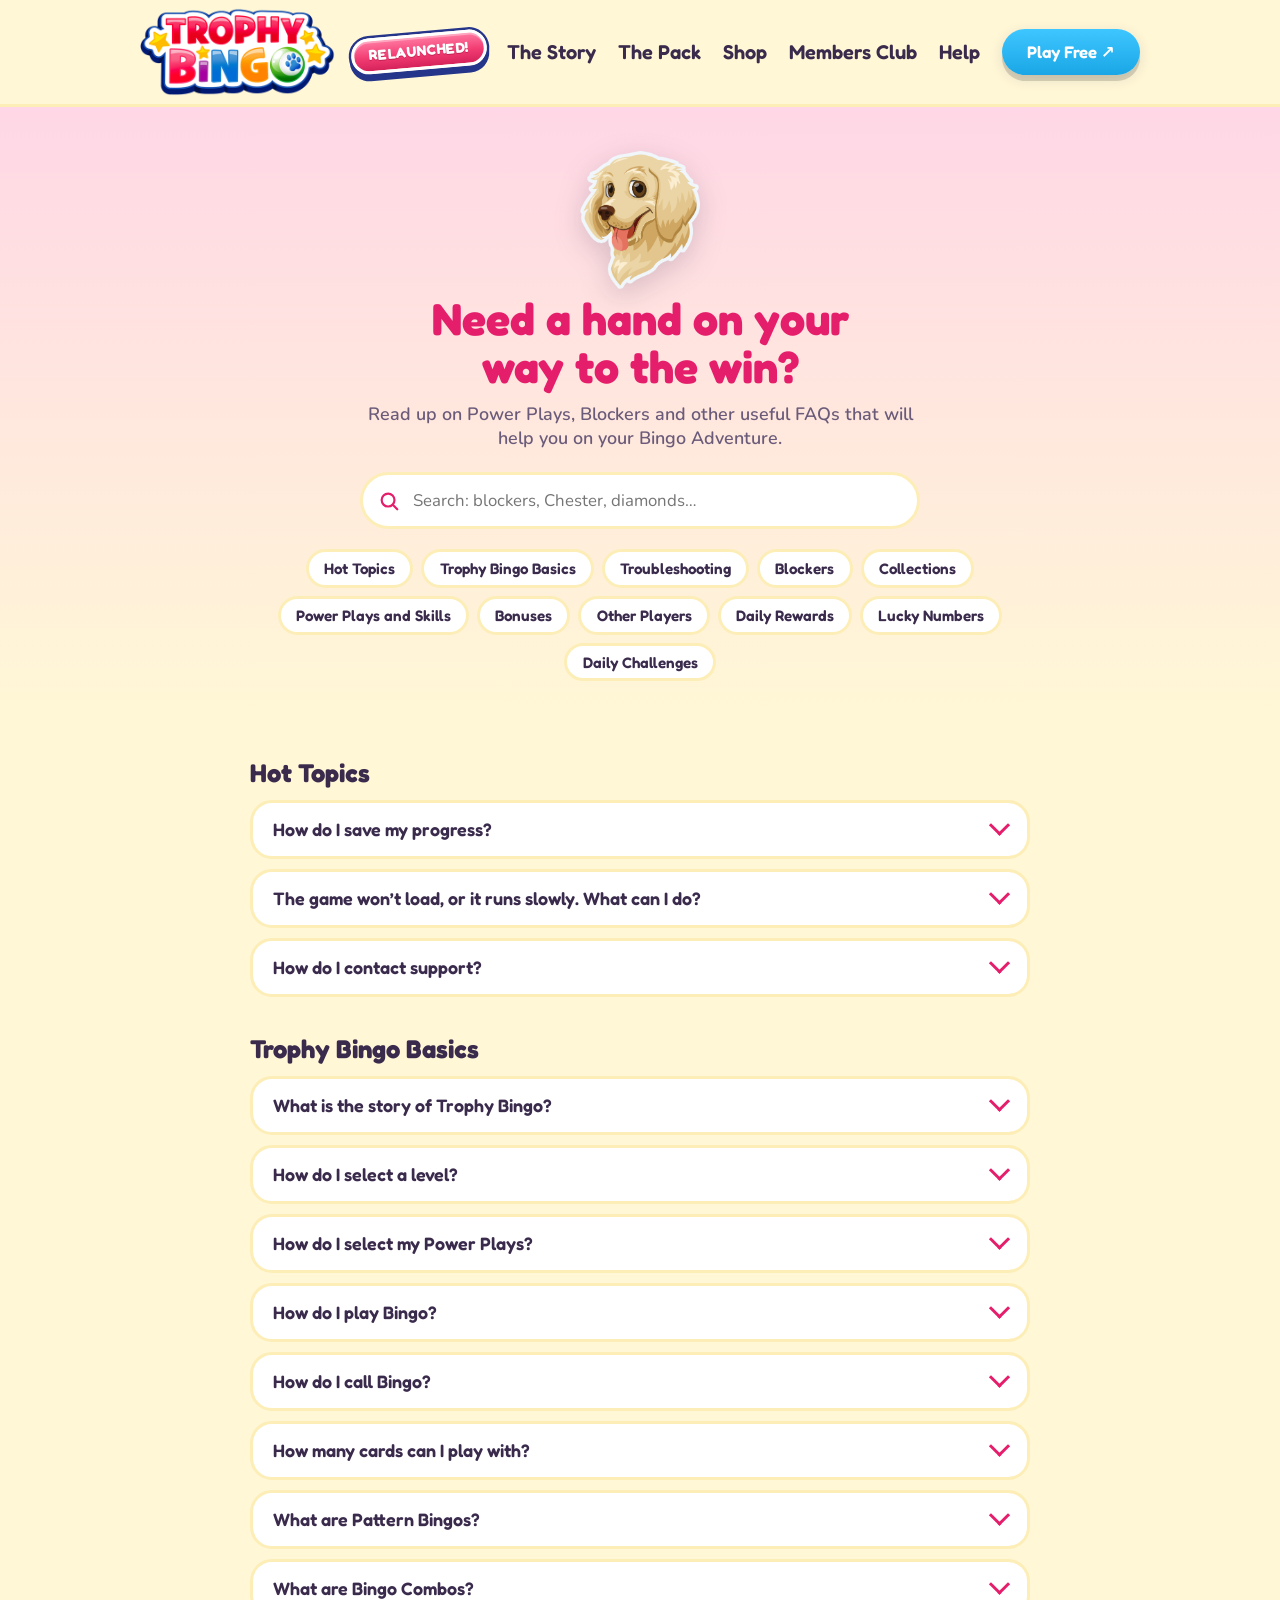
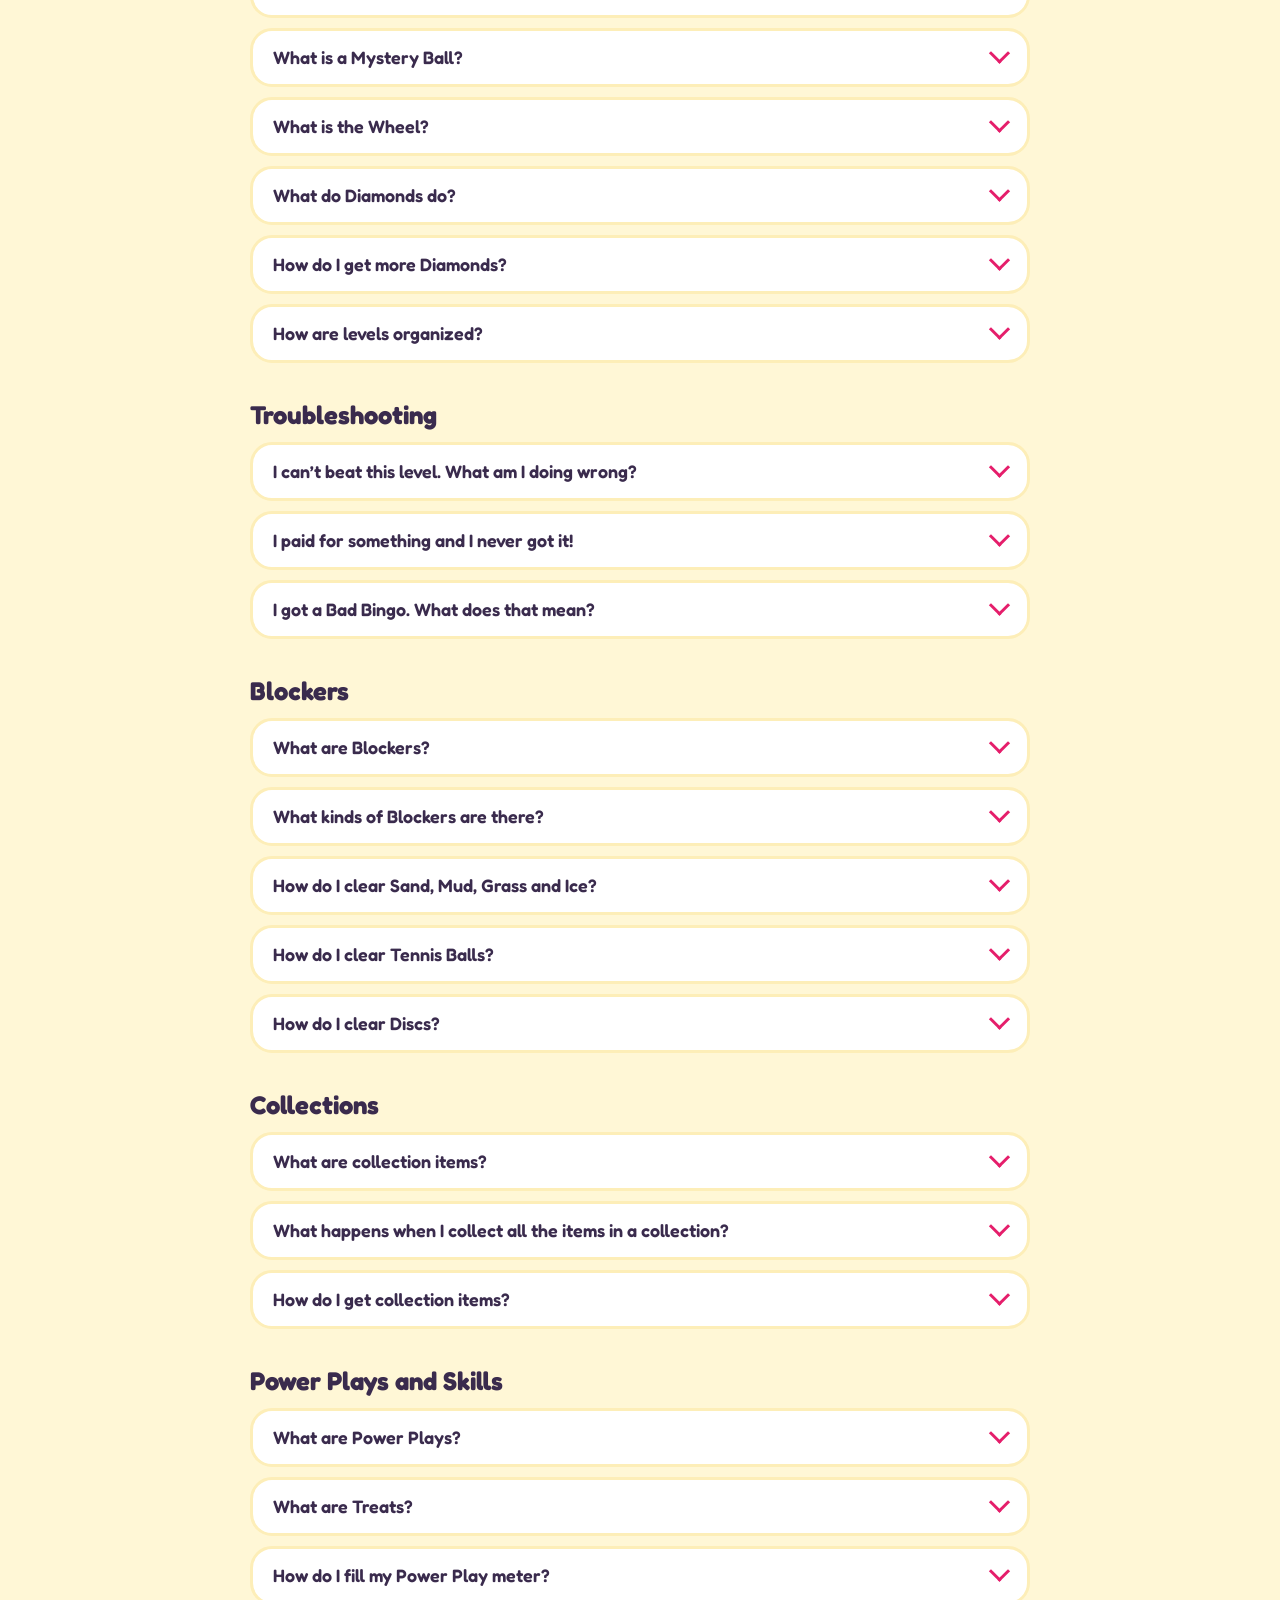
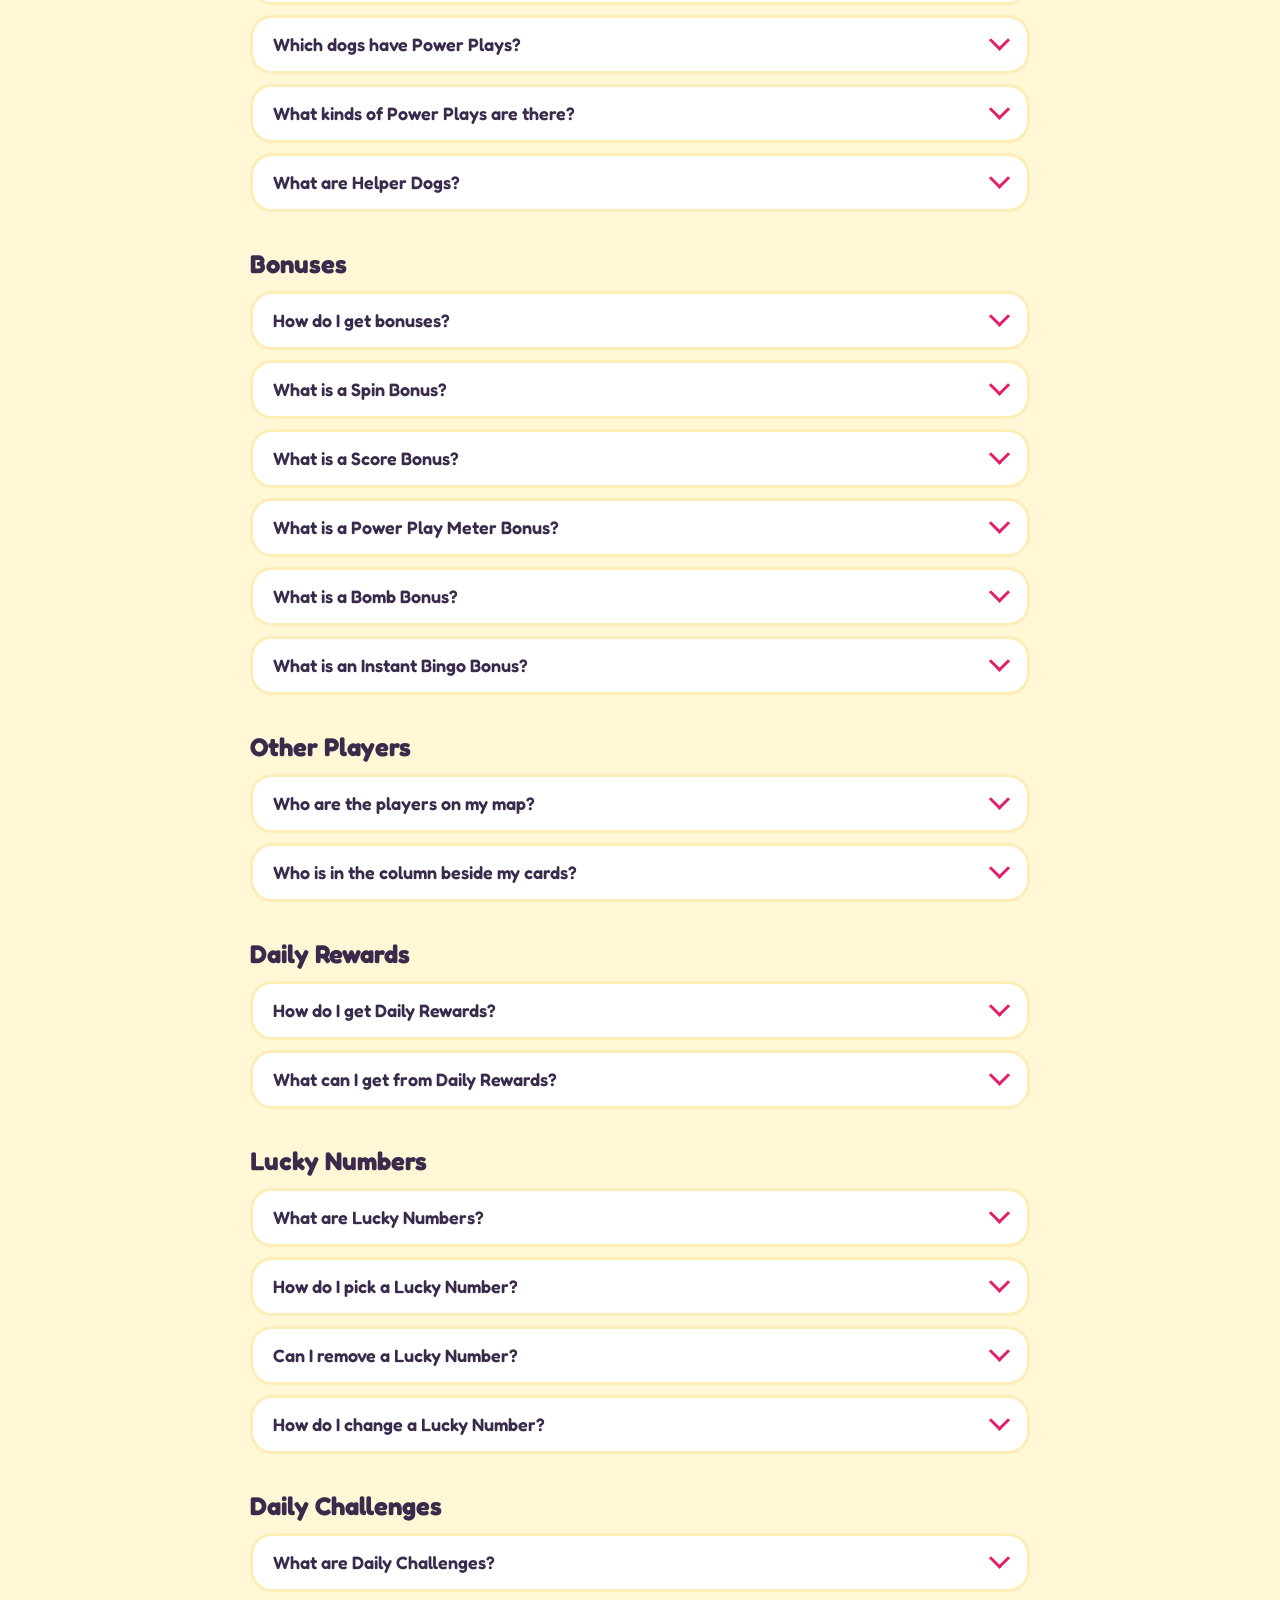
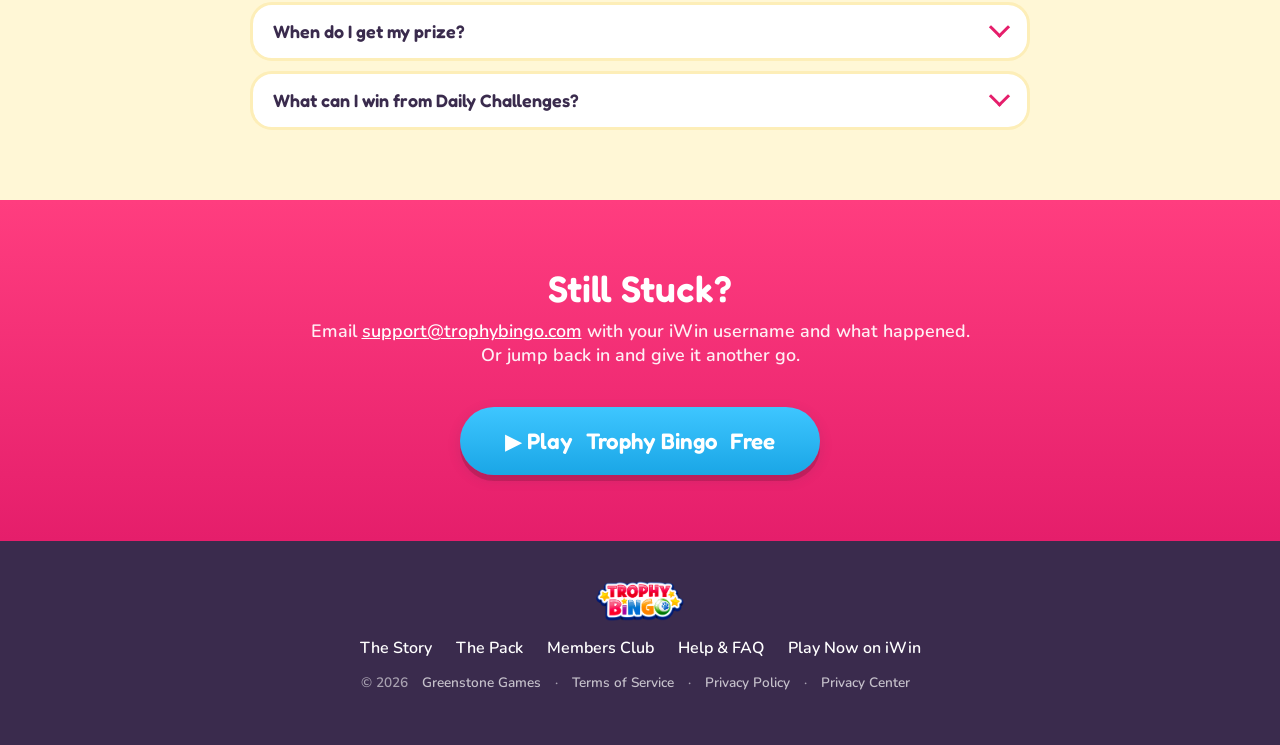
<file: help/index.html>
<!doctype html>
<html lang="en">
<head>
  <meta charset="utf-8">
  <meta name="viewport" content="width=device-width, initial-scale=1">
  <title>Trophy Bingo Help &amp; FAQ</title>
  <meta name="description" content="Power Plays, Blockers, collections, Lucky Numbers and everything else you need to win at Trophy Bingo, plus how to reach support.">
  <link rel="icon" type="image/png" href="/assets/favicon.png">
  <link rel="apple-touch-icon" href="/assets/favicon.png">
  <link rel="canonical" href="https://trophybingo.com/help/">
  <meta property="og:type" content="website">
  <meta property="og:title" content="Trophy Bingo Help &amp; FAQ">
  <meta property="og:description" content="Everything you need to win at Trophy Bingo.">
  <meta property="og:url" content="https://trophybingo.com/help/">
  <meta property="og:image" content="https://trophybingo.com/assets/tile.png">
  <link rel="preconnect" href="https://fonts.googleapis.com">
  <link rel="preconnect" href="https://fonts.gstatic.com" crossorigin>
  <link href="https://fonts.googleapis.com/css2?family=Fredoka:wght@400;500;600;700&family=Nunito:wght@600;700;800&display=swap" rel="stylesheet">
  <link rel="stylesheet" href="/styles.css">
</head>
<body class="help-page">

  <!-- ===== Header ===== -->
  <header class="site-header">
    <div class="wrap">
      <a class="brand" href="/" aria-label="Trophy Bingo home">
        <img src="/assets/logo.png" alt="Trophy Bingo" width="438" height="198">
      </a>
      <span class="flash">Relaunched!</span>
      <nav class="nav" aria-label="Main">
        <a class="navlink hide-mobile" href="/#story">The Story</a>
        <a class="navlink hide-mobile" href="/#pack">The Pack</a>
        <a class="navlink hide-mobile" href="https://shop.trophybingo.com/">Shop</a>
        <a class="navlink hide-mobile" href="/#club">Members Club</a>
        <a class="navlink hide-mobile" href="/help/" aria-current="page">Help</a>
        <a class="btn btn--sky js-play hide-mobile" href="https://iwin.com/free-games/play/trophy-bingo" target="_blank" rel="noopener">Play Free ↗</a>
        <button class="menu-btn" type="button" aria-label="Menu" aria-expanded="false" aria-controls="menu">
          <span></span><span></span><span></span>
        </button>
      </nav>
    </div>
    <div class="menu" id="menu" hidden>
      <a href="/#story">The Story</a>
      <a href="/#pack">The Pack</a>
      <a href="https://shop.trophybingo.com/">Shop</a>
      <a href="/#club">Members Club</a>
      <a href="/help/">Help</a>
      <a class="btn btn--big js-play" href="https://iwin.com/free-games/play/trophy-bingo" target="_blank" rel="noopener">▶ Play Free on iWin</a>
    </div>
  </header>

  <main id="top">
    <section class="help-hero">
      <div class="wrap">
        <img class="help-hero__goldie" src="/assets/story/goldie.png" alt="">
        <h1>Need a hand on your way to the win?</h1>
        <p class="lead">Read up on Power Plays, Blockers and other useful FAQs that will help you on your Bingo Adventure.</p>
        <label class="faq-search">
          <span class="sr">Search the help</span>
          <svg viewBox="0 0 24 24" aria-hidden="true"><circle cx="11" cy="11" r="7"/><path d="m21 21-4.3-4.3"/></svg>
          <input type="search" placeholder="Search: blockers, Chester, diamonds…" autocomplete="off">
        </label>
        <nav class="faq-chips" aria-label="Help topics"><a href="#hot-topics">Hot Topics</a><a href="#basics">Trophy Bingo Basics</a><a href="#troubleshooting">Troubleshooting</a><a href="#blockers">Blockers</a><a href="#collections">Collections</a><a href="#power-plays">Power Plays and Skills</a><a href="#bonuses">Bonuses</a><a href="#other-players">Other Players</a><a href="#daily-rewards">Daily Rewards</a><a href="#lucky-numbers">Lucky Numbers</a><a href="#daily-challenges">Daily Challenges</a></nav>
      </div>
    </section>

    <div class="wrap faq">
      <p class="faq__empty" hidden>No answers match that. Try another word, or email <a href="mailto:support@trophybingo.com">support@trophybingo.com</a>.</p>
      <section class="faq__group" id="hot-topics" aria-labelledby="hot-topics-h">
        <h2 id="hot-topics-h">Hot Topics</h2>
        <details class="faq__item" id="save-progress">
          <summary>How do I save my progress?</summary>
          <div class="faq__answer"><p>Sign in to your iWin account. Your progress is then saved to your account, so you can pick up where you left off on any computer.</p><p>If you play without signing in, your progress is saved only in this browser. Clearing your browser data erases it.</p></div>
        </details>
        <details class="faq__item" id="hot-topics--the-game-wont-load-or-it-runs-slowly-what-can-i-do">
          <summary>The game won’t load, or it runs slowly. What can I do?</summary>
          <div class="faq__answer"><ul><li>Refresh the page.</li><li>Close other browser tabs and programs you are not using.</li><li>Make sure your browser is up to date.</li><li>Check your internet connection. The game downloads its files the first time you play, so the first load takes longer.</li></ul></div>
        </details>
        <details class="faq__item" id="hot-topics--how-do-i-contact-support">
          <summary>How do I contact support?</summary>
          <div class="faq__answer"><p>If your question is not covered here, email us at <a href="mailto:support@trophybingo.com">support@trophybingo.com</a>. Tell us your iWin username and describe the problem. We’ll help you ASAP!</p></div>
        </details>
      </section>
      <section class="faq__group" id="basics" aria-labelledby="basics-h">
        <h2 id="basics-h"><span class="nb">Trophy Bingo</span> Basics</h2>
        <details class="faq__item" id="basics--what-is-the-story-of-trophy-bingo">
          <summary>What is the story of Trophy&nbsp;Bingo?</summary>
          <div class="faq__answer"><p>Goldie, a charming, ambling Golden Retriever, and her four-pawed pals were all living a wonderful dog’s life when a threat came into their world. Earnest Getmyway, AKA The Trophy Hunter, has set his sights on new quarry – snaring one of every dog breed for his formidable animal collection.</p><p>Together with Goldie, find her friends and rescue them from Earnest. Each time you complete the Bingo objectives and win a level, you receive an item that brings you one step closer to rescuing the captured dogs. Collect all the items, free the dogs and band together to save the others.</p><p>Your mission:</p><ul><li>Play Bingo or spin the Wheel to unlock new dogs and Chapters.</li><li>Gather the collection items for a dog in order to rescue it.</li><li>Rescue special dogs with Power Play abilities and bring them into gameplay to help you win.</li></ul></div>
        </details>
        <details class="faq__item" id="basics--how-do-i-select-a-level">
          <summary>How do I select a level?</summary>
          <div class="faq__answer"><p>Select levels from the <span class="nb">Trophy Bingo</span> world map. Click any level you have unlocked to play it.</p></div>
        </details>
        <details class="faq__item" id="basics--how-do-i-select-my-powerplays">
          <summary>How do I select my Power Plays?</summary>
          <div class="faq__answer"><p>After you choose a level, and before the Bingo game starts, select the Power Plays (your Dog Team) to use in that level. You can pick any Power Plays you have unlocked.</p></div>
        </details>
        <details class="faq__item" id="basics--how-do-i-play-bingo">
          <summary>How do I play Bingo?</summary>
          <div class="faq__answer"><p><span class="nb">Trophy Bingo</span> follows the same rules as standard Bingo.</p><p>Each Bingo card has 25 squares, in 5 rows and 5 columns. The centre square is a free space and is already daubed. The columns are labelled B-I-N-G-O, and the squares hold random numbers from 1 to 75. Bingo balls are called in the centre of the screen, each showing a letter and a number (for example G20, I15 or N75). Daub (mark) each square on your card that matches a called ball. Score a BINGO by marking the 4 corners of a card, or a horizontal, vertical or diagonal line of 5 squares.</p></div>
        </details>
        <details class="faq__item" id="basics--how-do-i-call-bingo">
          <summary>How do I call Bingo?</summary>
          <div class="faq__answer"><p>Each Bingo card has a Bingo Button at the bottom. When you are sure you have met the requirements, press the button to call Bingo! If you call Bingo before you have met the requirements (a Bad Bingo), Chester the cat appears on your card to tease you. There is no other penalty for a Bad Bingo.</p></div>
        </details>
        <details class="faq__item" id="basics--how-many-cards-can-i-play-with">
          <summary>How many cards can I play with?</summary>
          <div class="faq__answer"><p>Before each level, choose to play with 2 or 4 cards.</p></div>
        </details>
        <details class="faq__item" id="basics--what-are-pattern-bingos">
          <summary>What are Pattern Bingos?</summary>
          <div class="faq__answer"><p>In levels with a Pattern Bingo, daub the shape of the pattern on your card to claim the Bingo.</p></div>
        </details>
        <details class="faq__item" id="basics--what-are-bingo-combos">
          <summary>What are Bingo Combos?</summary>
          <div class="faq__answer"><p>In levels with Bingo Combo objectives, you must call Bingos that overlap. For example, a Double Combo needs 2 Bingos that cross on the same card.</p></div>
        </details>
        <details class="faq__item" id="basics--what-is-a-mystery-ball">
          <summary>What is a Mystery Ball?</summary>
          <div class="faq__answer"><p>The Mystery Ball is a special ball that appears during a level. Click it to release bonuses onto your cards. A bonus activates when you daub its square.</p></div>
        </details>
        <details class="faq__item" id="basics--what-is-the-wheel">
          <summary>What is the Wheel?</summary>
          <div class="faq__answer"><p>Spin the Wheel to rescue more dogs from Earnest Getmyway! The Wheel appears after you complete a level. Spin it to find and unlock dogs. Once a dog is unlocked, spin its own wheel to nab collection items and rescue it. During special events, look out for the Bow-wow Wheel on the event map.</p></div>
        </details>
        <details class="faq__item" id="basics--what-do-diamonds-do">
          <summary>What do Diamonds do?</summary>
          <div class="faq__answer"><p>Use Diamonds to:</p><ul><li>Buy more Bingo cards to play.</li><li>Buy Treats.</li><li>Buy collection items.</li><li>Spin the Wheel for a chance to win collection items, or find a dog!</li><li>Buy more Bingos if you run out in a level, so you can keep playing.</li><li>Buy Lucky Numbers.</li></ul></div>
        </details>
        <details class="faq__item" id="basics--how-do-i-get-more-diamonds">
          <summary>How do I get more Diamonds?</summary>
          <div class="faq__answer"><ul><li>Buy Diamond packs with iCoins in the Store.</li><li>Watch a short video in the Store for a free reward.</li><li>Collect Daily Rewards and complete Daily Challenges.</li></ul></div>
        </details>
        <details class="faq__item" id="basics--how-are-levels-organized">
          <summary>How are levels organized?</summary>
          <div class="faq__answer"><p>The world map is divided into Chapters of 20 levels each. Travel through the Chapters to rescue every dog.</p></div>
        </details>
      </section>
      <section class="faq__group" id="troubleshooting" aria-labelledby="troubleshooting-h">
        <h2 id="troubleshooting-h">Troubleshooting</h2>
        <details class="faq__item" id="troubleshooting--i-cant-beat-this-level-what-am-i-doing-wrong">
          <summary>I can’t beat this level. What am I doing wrong?</summary>
          <div class="faq__answer"><p>Make sure you complete all the level’s objectives. Many levels have Bingo Combos or Patterns, and you need to do something special to get the WIN! Check that every number you daubed has been called, so you don’t call a Bad Bingo. Clear any Blockers that stand in the way of a Bingo. See the Blockers section below.</p></div>
        </details>
        <details class="faq__item" id="troubleshooting--i-paid-for-something-and-i-never-got-it">
          <summary>I paid for something and I never got it!</summary>
          <div class="faq__answer"><p>Oh no! Email our support team at <a href="mailto:support@trophybingo.com">support@trophybingo.com</a>. Tell us your iWin username, the date of the purchase, what you bought and how many iCoins it cost. We’ll help you ASAP.</p></div>
        </details>
        <details class="faq__item" id="troubleshooting--i-got-a-bad-bingo-what-does-that-mean">
          <summary>I got a Bad Bingo. What does that mean?</summary>
          <div class="faq__answer"><p>You called Bingo before you met the requirements, so Chester the sneaky cat appears on your card to taunt you. There is no other penalty. Make sure you have daubed all the correct numbers and cleared any Blockers before you call Bingo.</p></div>
        </details>
      </section>
      <section class="faq__group" id="blockers" aria-labelledby="blockers-h">
        <h2 id="blockers-h">Blockers</h2>
        <details class="faq__item" id="blockers--what-are-blockers">
          <summary>What are Blockers?</summary>
          <div class="faq__answer"><p>Chester, Earnest’s trusty sidekick, will do anything to help his master. He throws Blockers onto your Bingo cards to slow you down. Clear a Blocker when its number is called.</p></div>
        </details>
        <details class="faq__item" id="blockers--what-kinds-of-blockers-are-there">
          <summary>What kinds of Blockers are there?</summary>
          <div class="faq__answer"><p>There are 6 Blockers: Sand, Mud, Grass, Ice, Tennis Balls and Discs.</p></div>
        </details>
        <details class="faq__item" id="blockers--how-do-i-clear-sand-mud-grass-and-ice">
          <summary>How do I clear Sand, Mud, Grass and Ice?</summary>
          <div class="faq__answer"><p>Daub any square next to the Blocker.</p></div>
        </details>
        <details class="faq__item" id="blockers--how-do-i-clear-tennis-balls">
          <summary>How do I clear Tennis Balls?</summary>
          <div class="faq__answer"><p>Daub the Tennis Ball.</p></div>
        </details>
        <details class="faq__item" id="blockers--how-do-i-clear-discs">
          <summary>How do I clear Discs?</summary>
          <div class="faq__answer"><p>Discs are the hardest Blocker to clear. Daubing a Disc moves it to another square on your card. Each daub makes the Disc flimsier, and the final daub clears it.</p></div>
        </details>
      </section>
      <section class="faq__group" id="collections" aria-labelledby="collections-h">
        <h2 id="collections-h">Collections</h2>
        <details class="faq__item" id="collections--what-are-collection-items">
          <summary>What are collection items?</summary>
          <div class="faq__answer"><p>Each dog has its own set of collection items. Collect them all to rescue the dog. You must find the dog first to see which items it needs.</p></div>
        </details>
        <details class="faq__item" id="collections--what-happens-when-i-collect-all-the-items-in-a-collection">
          <summary>What happens when I collect all the items in a collection?</summary>
          <div class="faq__answer"><p>You free the dog! Once a dog is free, use its abilities to help you win.</p></div>
        </details>
        <details class="faq__item" id="collections--how-do-i-get-collection-items">
          <summary>How do I get collection items?</summary>
          <div class="faq__answer"><ul><li>Get 3 stars on a level.</li><li>Win items by spinning the Wheel.</li><li>Buy items with Diamonds.</li></ul></div>
        </details>
      </section>
      <section class="faq__group" id="power-plays" aria-labelledby="power-plays-h">
        <h2 id="power-plays-h">Power Plays and Skills</h2>
        <details class="faq__item" id="power-plays--what-are-powerplays">
          <summary>What are Power Plays?</summary>
          <div class="faq__answer"><p><span class="nb">Trophy Bingo</span> is Bingo with a twist! Alongside the standard Bingo rules, you can use Power Plays to help save Goldie’s friends. Each dog you rescue has a Power Play or a special skill. Choose your Power Play dogs carefully to build the perfect Dog Team before each level.</p></div>
        </details>
        <details class="faq__item" id="power-plays--what-are-treats">
          <summary>What are Treats?</summary>
          <div class="faq__answer"><p>Treats activate Power Plays. Fill the Power Play meter, then feed your dog a Treat to use its Power Play.</p></div>
        </details>
        <details class="faq__item" id="power-plays--how-do-i-fill-my-powerplay-meter">
          <summary>How do I fill my Power Play meter?</summary>
          <div class="faq__answer"><p>Daub squares on your cards.</p></div>
        </details>
        <details class="faq__item" id="power-plays--which-dogs-have-powerplays">
          <summary>Which dogs have Power Plays?</summary>
          <div class="faq__answer"><p>13 dogs have Power Plays. These are the Super Dogs, and they make up the Dog Team you bring into each level.</p></div>
        </details>
        <details class="faq__item" id="power-plays--what-kinds-of-powerplays-are-there">
          <summary>What kinds of Power Plays are there?</summary>
          <div class="faq__answer"><p>There are 3 kinds: Automatic, Active and Wait.</p><ul><li><strong>Automatic:</strong> activates as soon as you click the Power Play icon.</li><li><strong>Active:</strong> you select a card or square to use it.</li><li><strong>Wait:</strong> marks a square. Daub that square to get the Power Play’s benefit.</li></ul></div>
        </details>
        <details class="faq__item" id="power-plays--what-are-helper-dogs">
          <summary>What are Helper Dogs?</summary>
          <div class="faq__answer"><p>There are 11 Helper Dogs, each with a special skill to help you on your journey. Rescue them to unlock their skills: extra Dog Team slots, score boosts, a chance to start a level with a free daub or a bonus on your card, and MUCH MORE!</p></div>
        </details>
      </section>
      <section class="faq__group" id="bonuses" aria-labelledby="bonuses-h">
        <h2 id="bonuses-h">Bonuses</h2>
        <details class="faq__item" id="bonuses--how-do-i-get-bonuses">
          <summary>How do I get bonuses?</summary>
          <div class="faq__answer"><ul><li>From the Mystery Ball.</li><li>At the start of a level, if you have rescued a Helper Dog.</li><li>With a Bonus Bingo purchase.</li></ul></div>
        </details>
        <details class="faq__item" id="bonuses--what-is-a-spin-bonus">
          <summary>What is a Spin Bonus?</summary>
          <div class="faq__answer"><p>Daub it to get free spins on the Wheel.</p></div>
        </details>
        <details class="faq__item" id="bonuses--what-is-a-score-bonus">
          <summary>What is a Score Bonus?</summary>
          <div class="faq__answer"><p>Daub it to get 100 extra points!</p></div>
        </details>
        <details class="faq__item" id="bonuses--what-is-a-powerplay-meter-bonus">
          <summary>What is a Power Play Meter Bonus?</summary>
          <div class="faq__answer"><p>Daub it to fill your Power Play meter instantly, so you can use a Power Play right away.</p></div>
        </details>
        <details class="faq__item" id="bonuses--what-is-a-bomb-bonus">
          <summary>What is a Bomb Bonus?</summary>
          <div class="faq__answer"><p>Some Power Plays place a Bomb on a random square. Daub the Bomb to set off an explosion of daubs: every square around it is daubed.</p></div>
        </details>
        <details class="faq__item" id="bonuses--what-is-an-instant-bingo-bonus">
          <summary>What is an Instant Bingo Bonus?</summary>
          <div class="faq__answer"><p>Some Power Plays give an Instant Bingo Bonus. Daub it to get 1 Bingo instantly!</p></div>
        </details>
      </section>
      <section class="faq__group" id="other-players" aria-labelledby="other-players-h">
        <h2 id="other-players-h">Other Players</h2>
        <details class="faq__item" id="other-players--who-are-the-players-on-my-map">
          <summary>Who are the players on my map?</summary>
          <div class="faq__answer"><p>When you are signed in to iWin, the world map shows other iWin players who are at levels near yours. Hover over a player’s picture to see their name.</p></div>
        </details>
        <details class="faq__item" id="other-players--who-is-in-the-column-beside-my-cards">
          <summary>Who is in the column beside my cards?</summary>
          <div class="faq__answer"><p>The column beside your cards shows the players who call Bingo during the game. Hover over a square to see the player’s name.</p></div>
        </details>
      </section>
      <section class="faq__group" id="daily-rewards" aria-labelledby="daily-rewards-h">
        <h2 id="daily-rewards-h">Daily Rewards</h2>
        <details class="faq__item" id="daily-rewards--how-do-i-get-daily-rewards">
          <summary>How do I get Daily Rewards?</summary>
          <div class="faq__answer"><p>You get a Daily Reward each day you play <span class="nb">Trophy Bingo</span>. Each day in a row that you return, the reward grows. The biggest reward comes on the last day, so come back every day to claim it!</p></div>
        </details>
        <details class="faq__item" id="daily-rewards--what-can-i-get-from-daily-rewards">
          <summary>What can I get from Daily Rewards?</summary>
          <div class="faq__answer"><ul><li>Diamonds</li><li>Treats</li><li>Free spins on the Wheel</li></ul></div>
        </details>
      </section>
      <section class="faq__group" id="lucky-numbers" aria-labelledby="lucky-numbers-h">
        <h2 id="lucky-numbers-h">Lucky Numbers</h2>
        <details class="faq__item" id="lucky-numbers--what-are-lucky-numbers">
          <summary>What are Lucky Numbers?</summary>
          <div class="faq__answer"><p>Do you have a lucky number? Customize your cards with Lucky Numbers! Once you buy a Lucky Number, it appears on your cards in every level. You choose the number, the card and the square.</p><p>You cannot put the same Lucky Number twice on one card (for example, two B1s). Lucky Numbers are not called more often than other numbers.</p></div>
        </details>
        <details class="faq__item" id="lucky-numbers--how-do-i-pick-a-lucky-number">
          <summary>How do I pick a Lucky Number?</summary>
          <div class="faq__answer"><p>Click the Lucky Numbers icon on the map. Select the card, then the square you want to change, then the number.</p></div>
        </details>
        <details class="faq__item" id="lucky-numbers--can-i-remove-a-lucky-number">
          <summary>Can I remove a Lucky Number?</summary>
          <div class="faq__answer"><p>Yes. Removing a Lucky Number is free, and the square goes back to a random number during play. If you want to put a number on that square again, you pay for it again.</p></div>
        </details>
        <details class="faq__item" id="lucky-numbers--how-do-i-change-a-lucky-number">
          <summary>How do I change a Lucky Number?</summary>
          <div class="faq__answer"><p>Buy a new Lucky Number for that square to replace the old one.</p></div>
        </details>
      </section>
      <section class="faq__group" id="daily-challenges" aria-labelledby="daily-challenges-h">
        <h2 id="daily-challenges-h">Daily Challenges</h2>
        <details class="faq__item" id="daily-challenges--what-are-daily-challenges">
          <summary>What are Daily Challenges?</summary>
          <div class="faq__answer"><p>Every day brings a brand-new set of Bingo challenges. Complete all the challenges in the set before the next day to get the reward.</p></div>
        </details>
        <details class="faq__item" id="daily-challenges--when-do-i-get-my-prize">
          <summary>When do I get my prize?</summary>
          <div class="faq__answer"><p>You get the reward when you complete the Daily Challenge. If you forget to claim it, claim it when you log in the next day.</p></div>
        </details>
        <details class="faq__item" id="daily-challenges--what-can-i-win-from-daily-challenges">
          <summary>What can I win from Daily Challenges?</summary>
          <div class="faq__answer"><p>Diamonds!</p></div>
        </details>
      </section>
    </div>

    <section class="section cta">
      <div class="wrap">
        <h2>Still Stuck?</h2>
        <p class="lead">Email <a href="mailto:support@trophybingo.com" style="color:#fff">support@trophybingo.com</a> with your iWin username and what happened. Or jump back in and give it another go.</p>
        <a class="btn btn--big btn--sky js-play" href="https://iwin.com/free-games/play/trophy-bingo" target="_blank" rel="noopener">▶ Play <span class="nb">Trophy Bingo</span> Free</a>
      </div>
    </section>
  </main>

  <!-- ===== Footer ===== -->
  <footer class="site-footer">
    <div class="wrap">
      <img src="/assets/logo.png" alt="Trophy Bingo">
      <div class="site-footer__links">
        <a href="/#story">The Story</a>
        <a href="/#pack">The Pack</a>
        <a href="/#club">Members Club</a>
        <a href="/help/">Help &amp; FAQ</a>
        <a class="js-play" href="https://iwin.com/free-games/play/trophy-bingo" target="_blank" rel="noopener">Play Now on iWin</a>
      </div>
      <p class="fine">© <span id="yr"></span> <a href="https://greenstone.games/">Greenstone Games</a> · <a href="/terms/">Terms of Service</a> · <a href="/privacy/">Privacy Policy</a> · <a href="https://get.myfairshare.io/privacycenter/customer/291/166/login" target="_blank" rel="noopener">Privacy Center</a></p>
    </div>
  </footer>

  <script>
    document.getElementById('yr').textContent = new Date().getFullYear();

    // Mobile menu
    (function () {
      var btn = document.querySelector('.menu-btn');
      var menu = document.getElementById('menu');
      function set(open) {
        menu.hidden = !open;
        btn.setAttribute('aria-expanded', open ? 'true' : 'false');
        document.querySelector('.site-header').classList.toggle('menu-open', open);
      }
      btn.addEventListener('click', function () { set(menu.hidden); });
      menu.querySelectorAll('a').forEach(function (a) { a.addEventListener('click', function () { set(false); }); });
      document.addEventListener('keydown', function (e) { if (e.key === 'Escape') set(false); });
    })();

    // Open the answer a link points at (e.g. /help/#blockers).
    function openFromHash() {
      var id = decodeURIComponent(location.hash.slice(1));
      if (!id) return;
      var el = document.getElementById(id);
      if (el && el.tagName === 'DETAILS') el.open = true;
    }
    window.addEventListener('hashchange', openFromHash);
    openFromHash();

    // Search: show only the questions and answers that match.
    (function () {
      var input = document.querySelector('.faq-search input');
      var items = [].slice.call(document.querySelectorAll('.faq__item'));
      var groups = [].slice.call(document.querySelectorAll('.faq__group'));
      var empty = document.querySelector('.faq__empty');
      input.addEventListener('input', function () {
        var q = input.value.trim().toLowerCase();
        var hits = 0;
        items.forEach(function (it) {
          var match = !q || it.textContent.toLowerCase().indexOf(q) !== -1;
          it.hidden = !match;
          if (q) it.open = match;
          if (match) hits++;
        });
        groups.forEach(function (g) { g.hidden = !g.querySelector('.faq__item:not([hidden])'); });
        empty.hidden = hits > 0;
        if (!q) items.forEach(function (it) { it.open = false; });
      });
    })();

    // Forward ad tracking params on to iWin.
    (function () {
      var qs = window.location.search;
      if (qs && qs.length > 1) {
        document.querySelectorAll('a[href^="https://iwin.com"]').forEach(function (a) {
          a.href += (a.href.indexOf('?') === -1 ? '?' : '&') + qs.slice(1);
        });
      }
    })();
  </script>
  <!-- FairShare AE Connect (Greenstone Games account, framework 624 / application 166). trophybingo.com must be on the app's allowlist in the FairShare dashboard. -->
  <script src="https://get.myfairshare.io/framework/js/624" charset="utf-8"></script>
  <script>
    function AEJSReady(aeJS) {
      window.tbAEJS = aeJS;
    }
  </script>
</body>
</html>
</file>
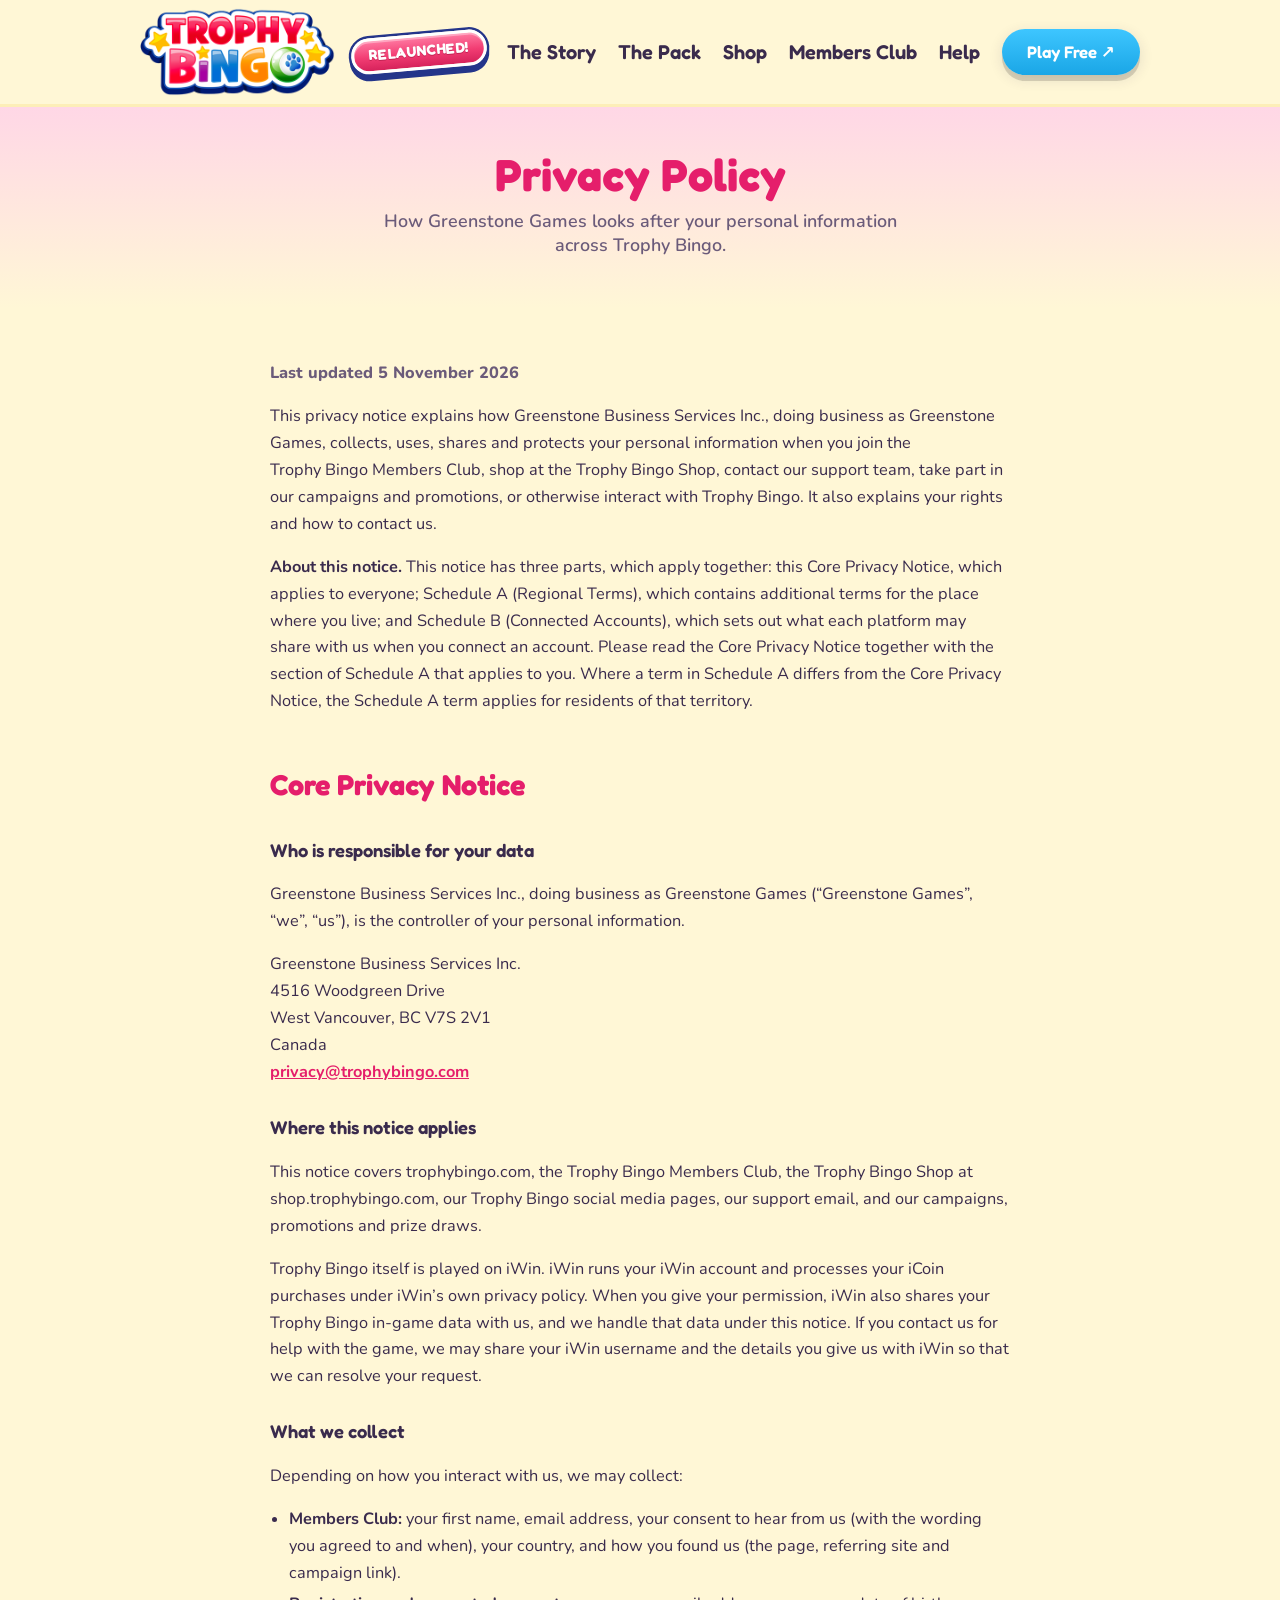
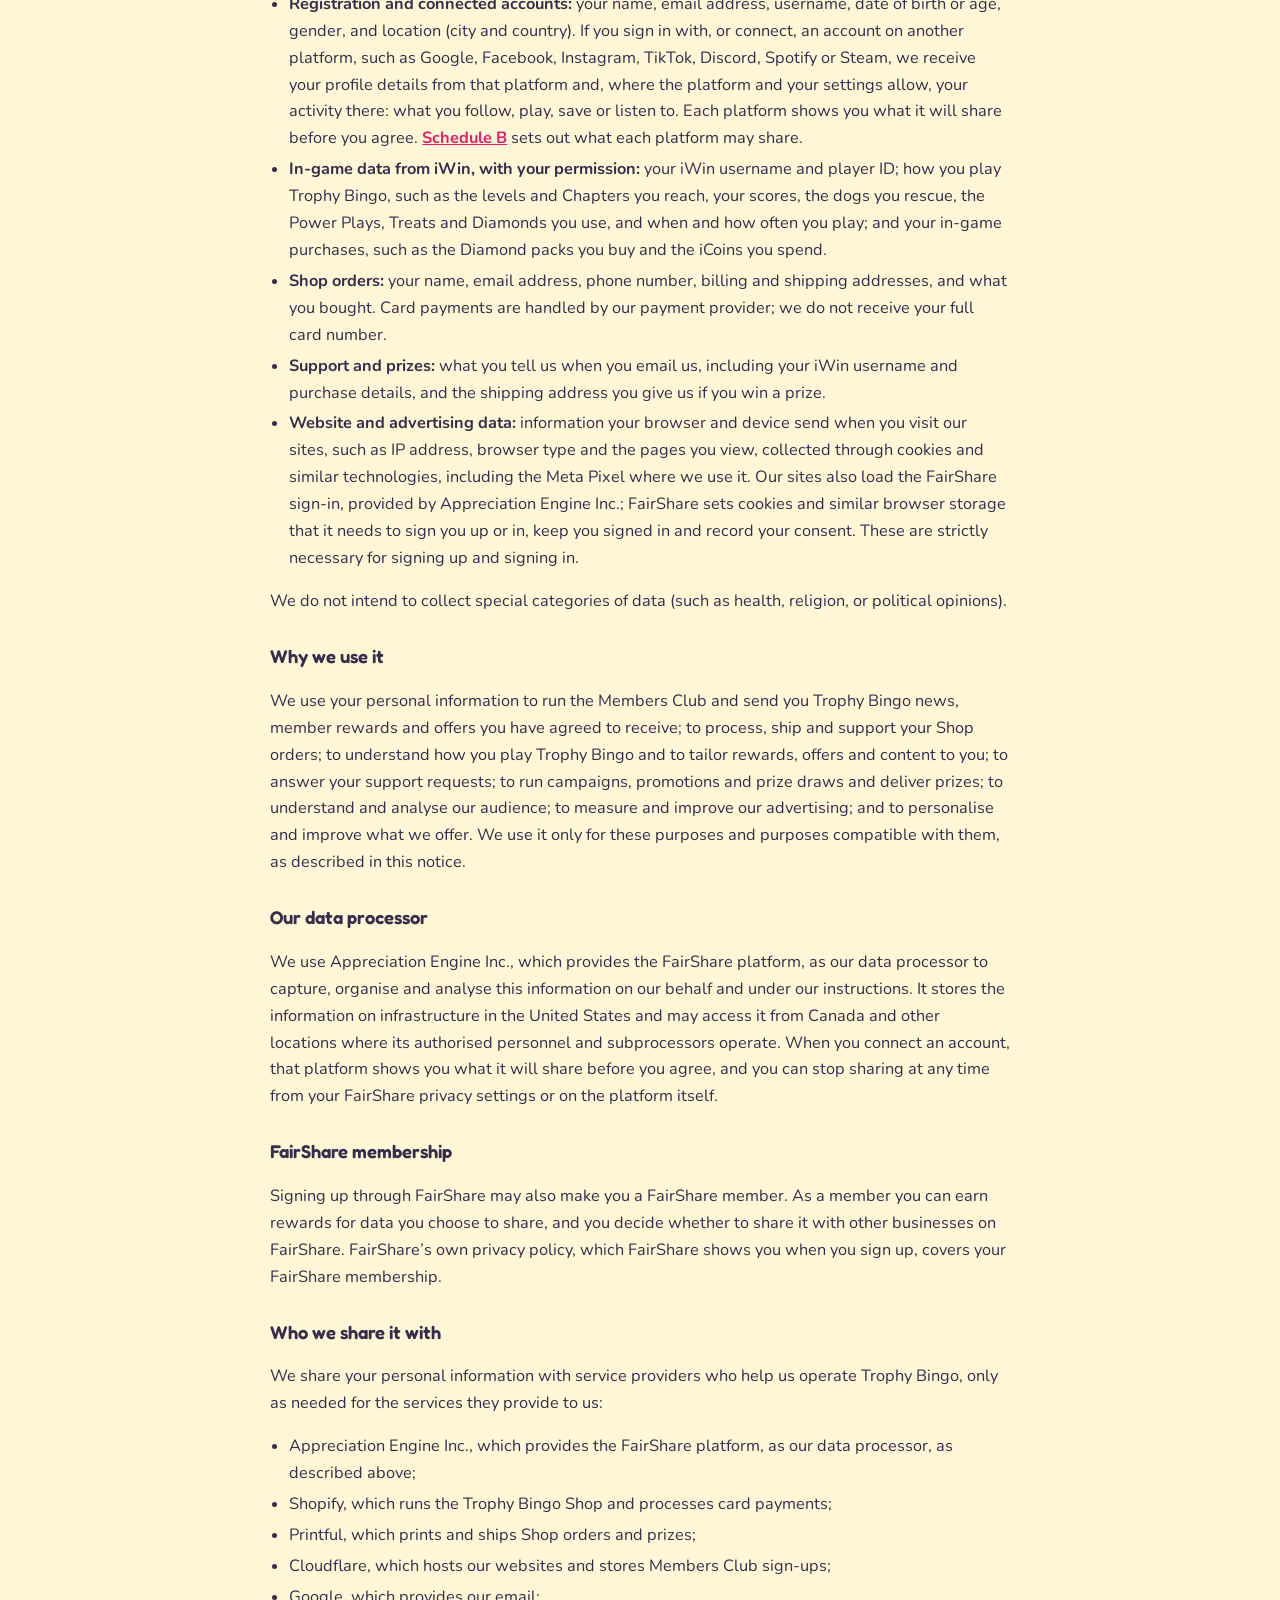
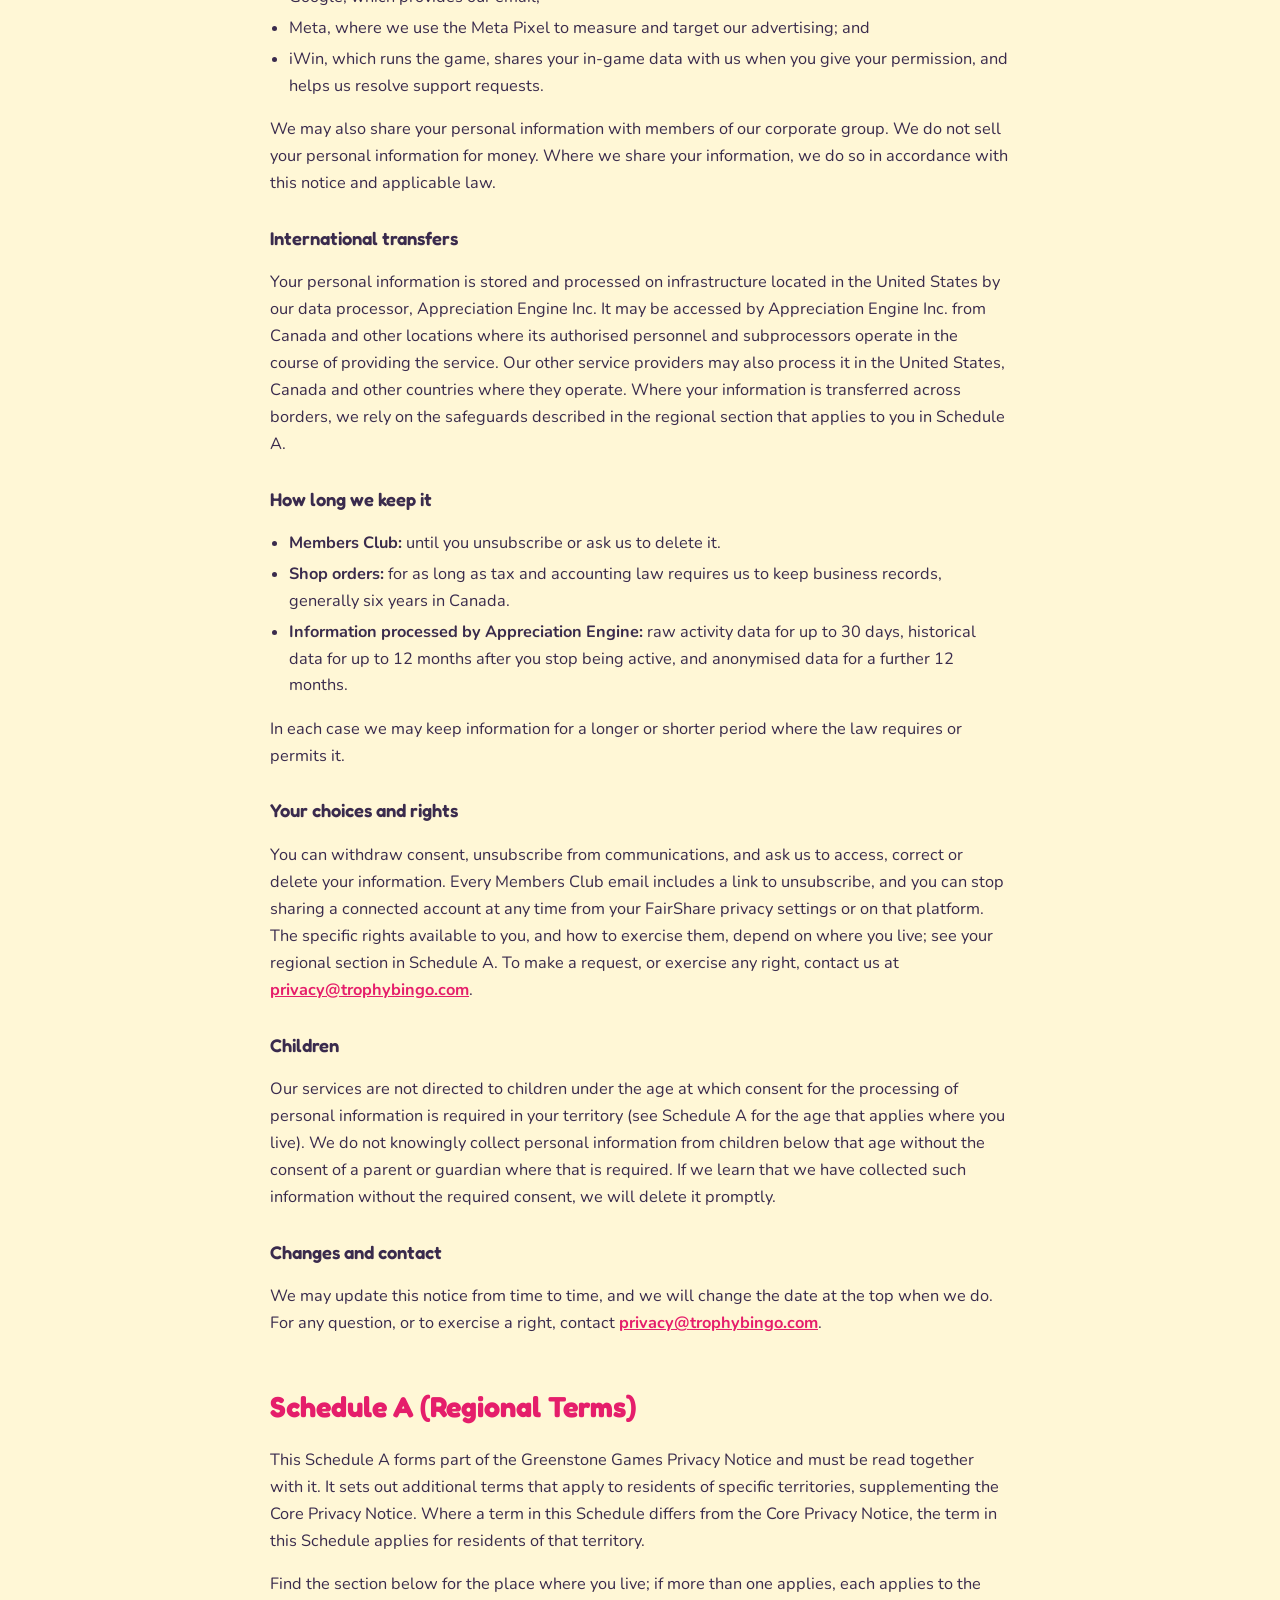
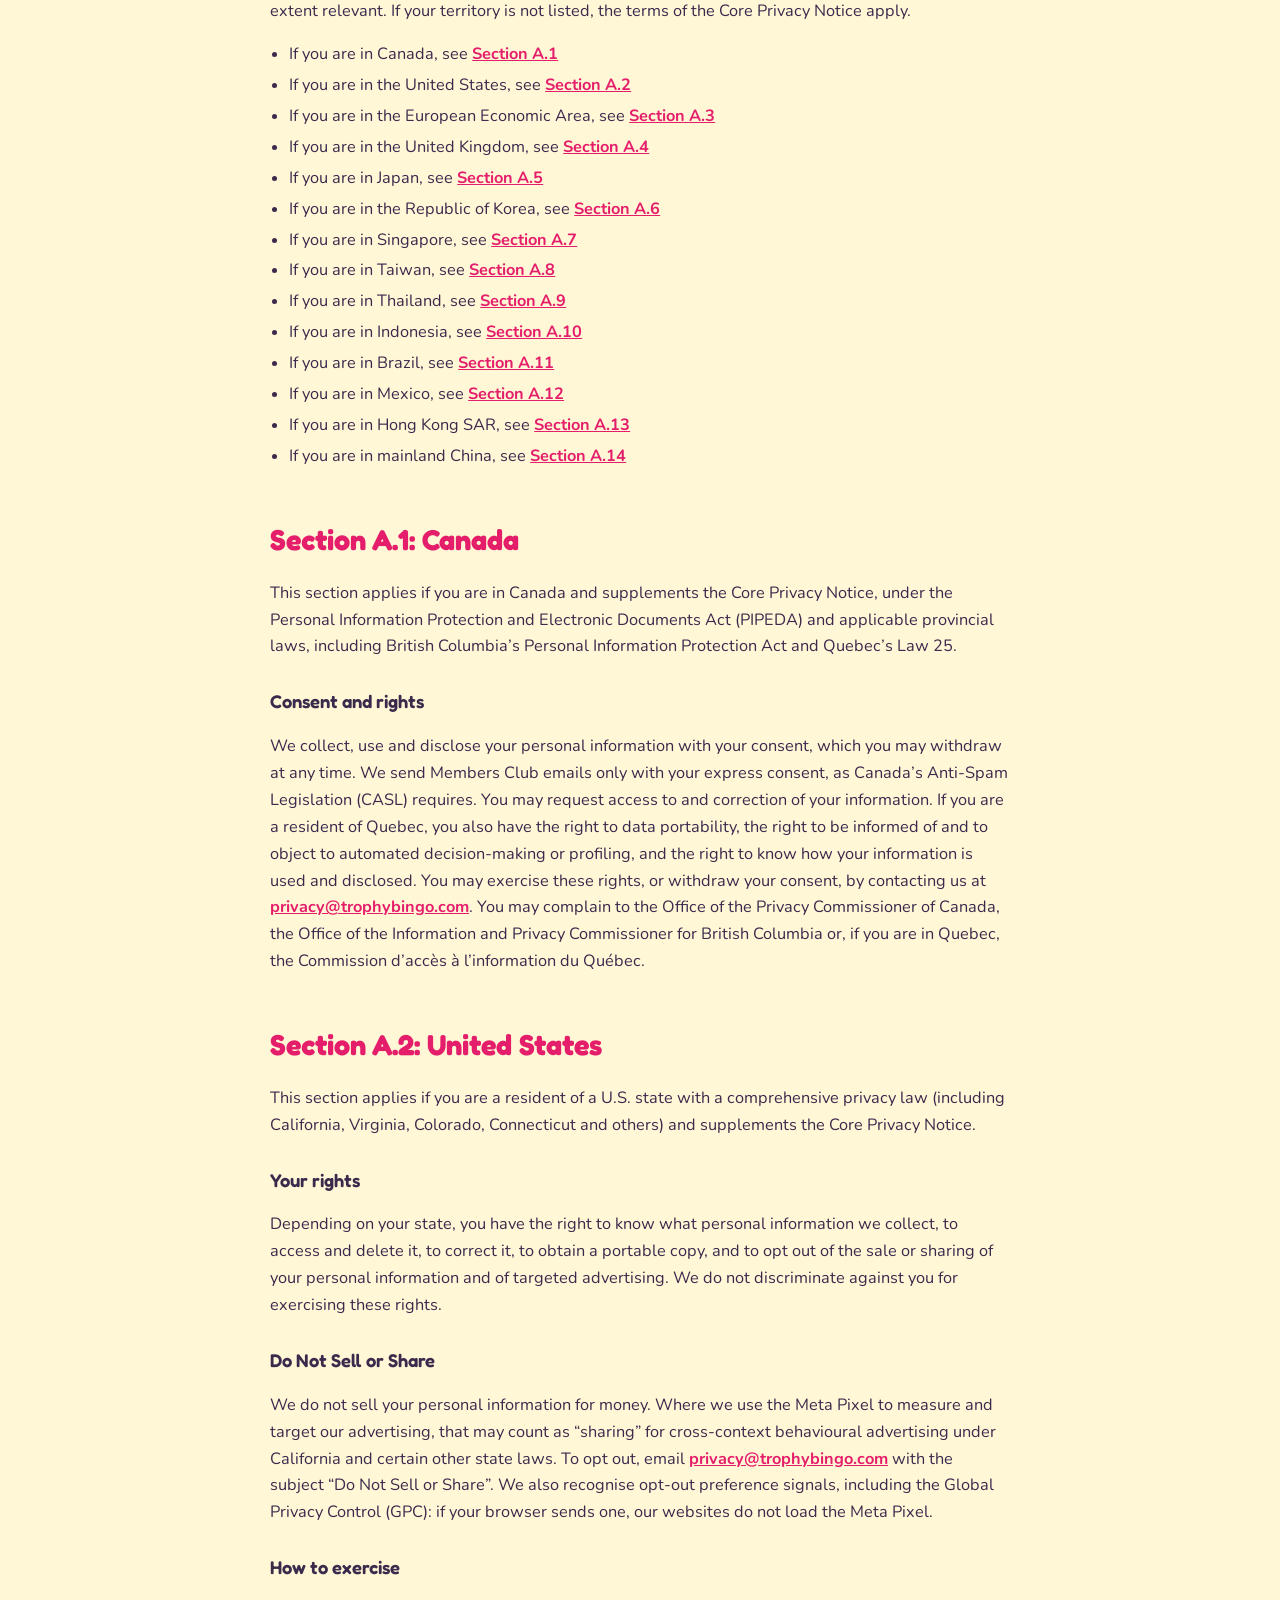
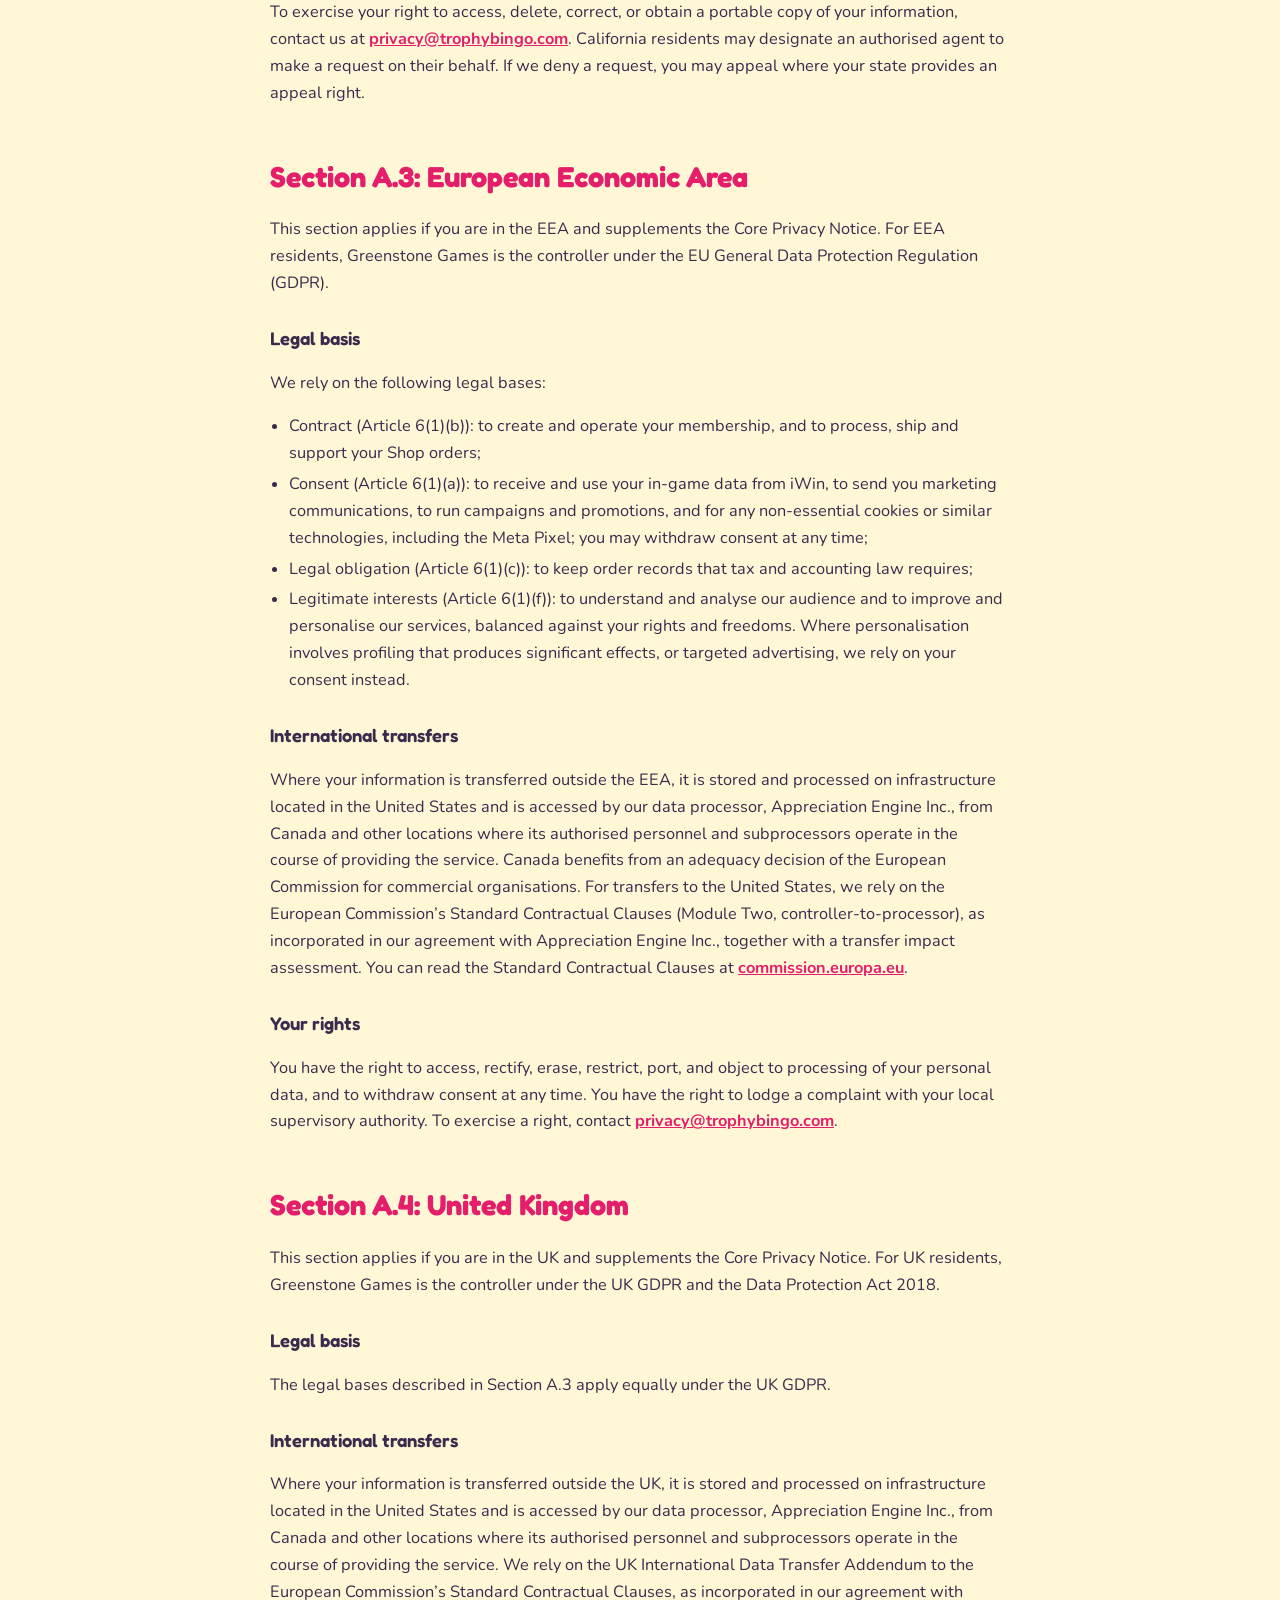
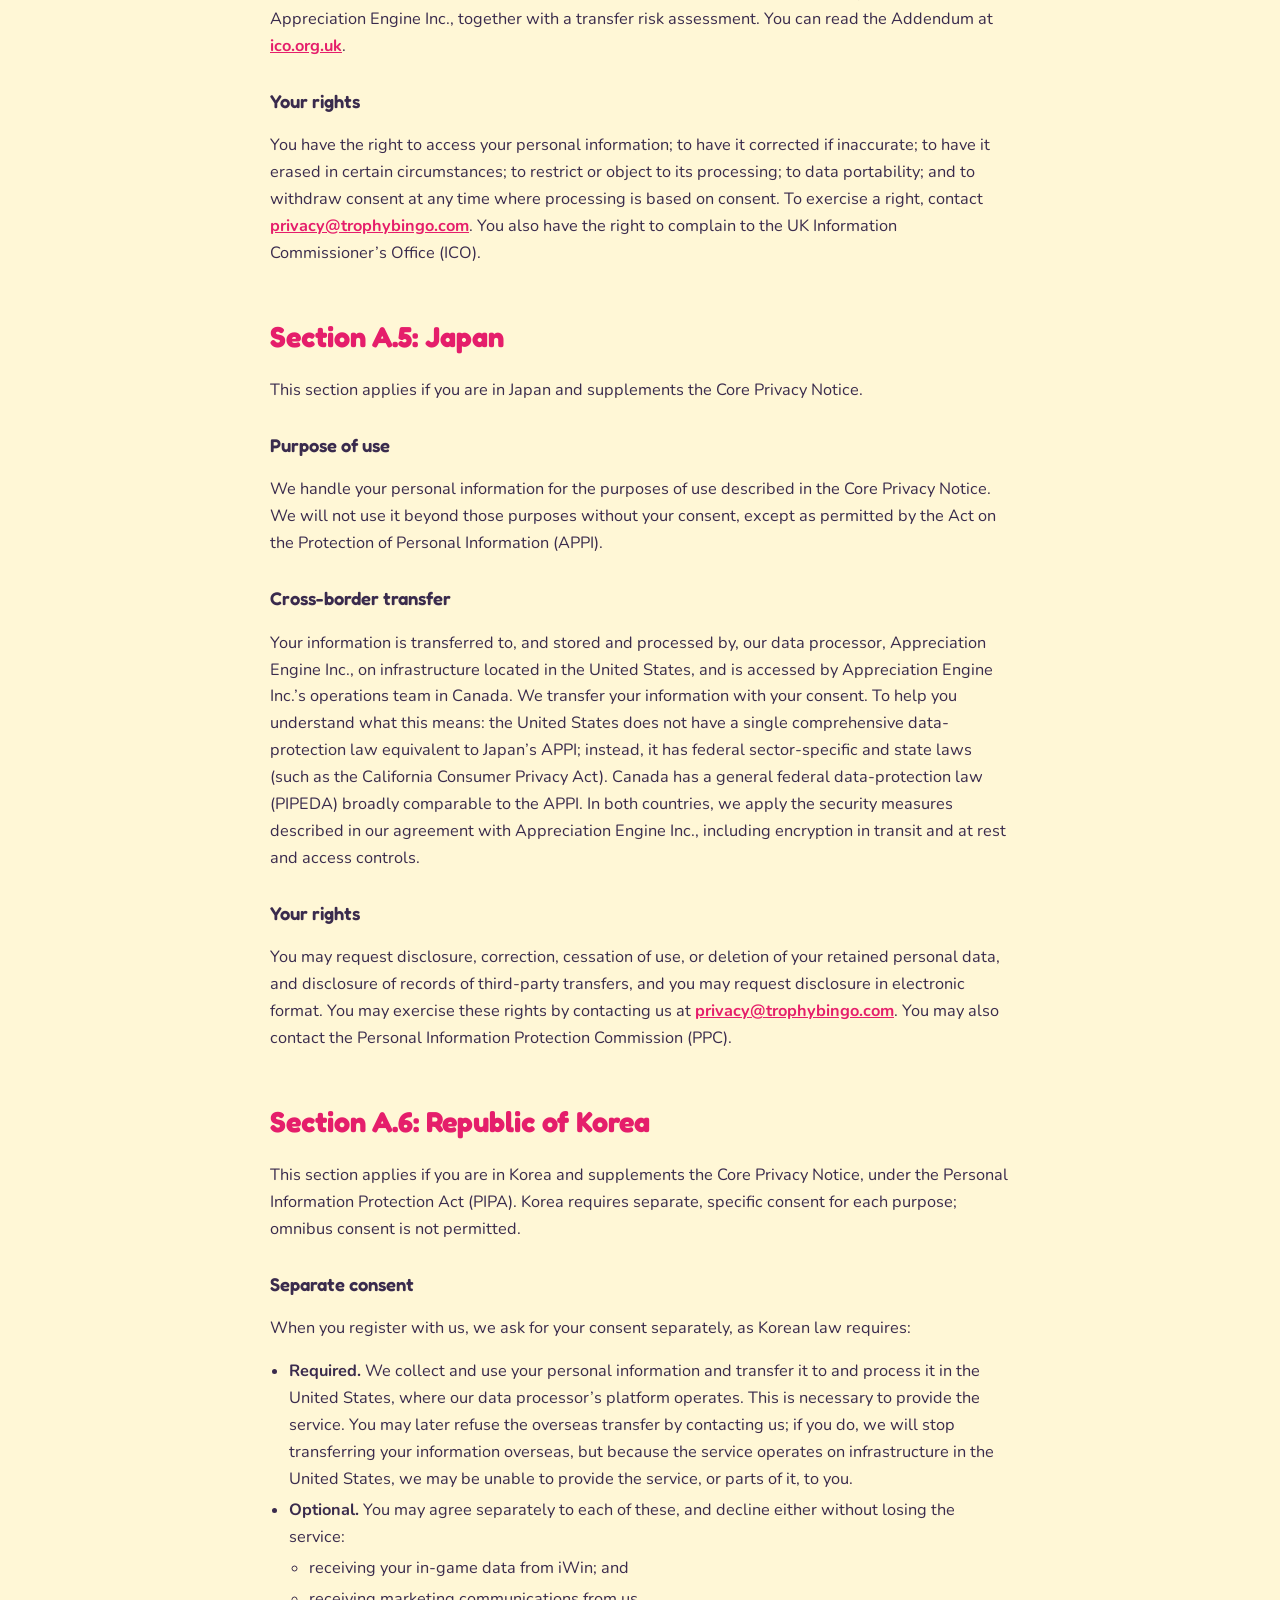
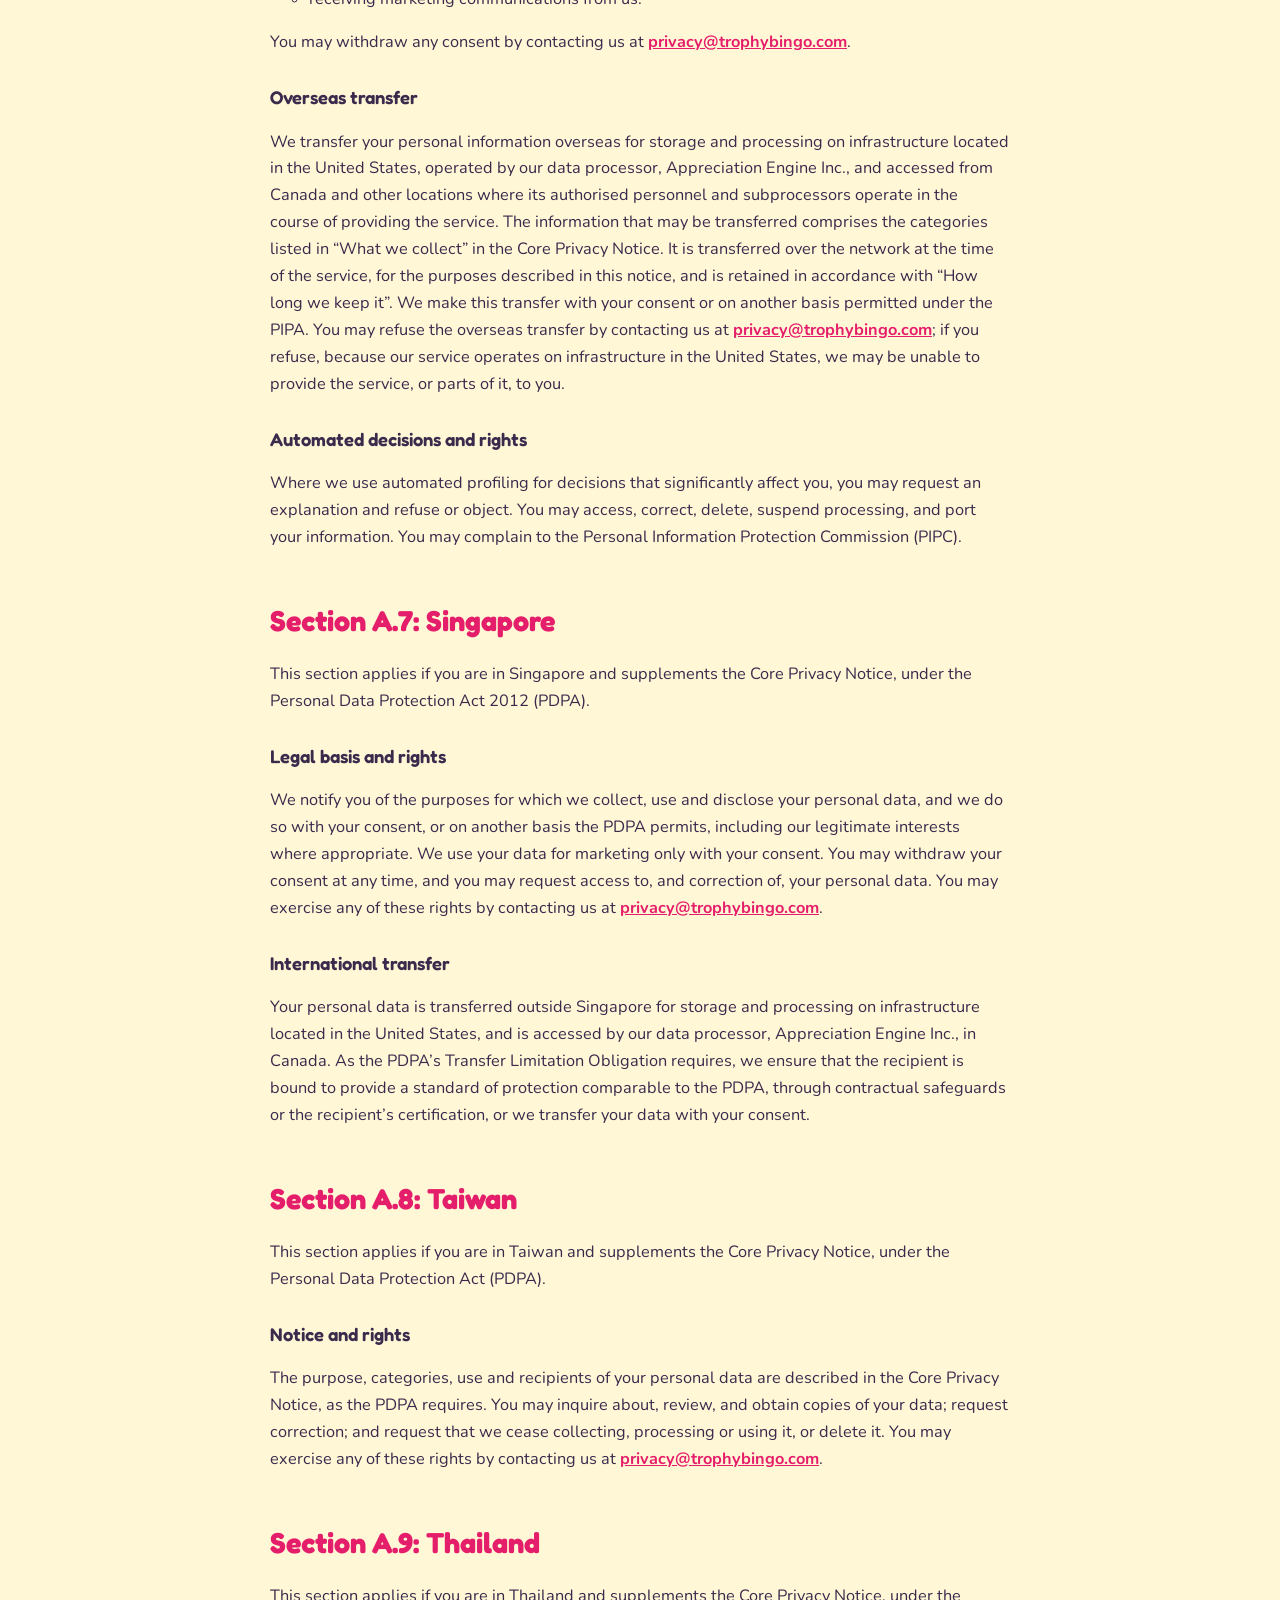
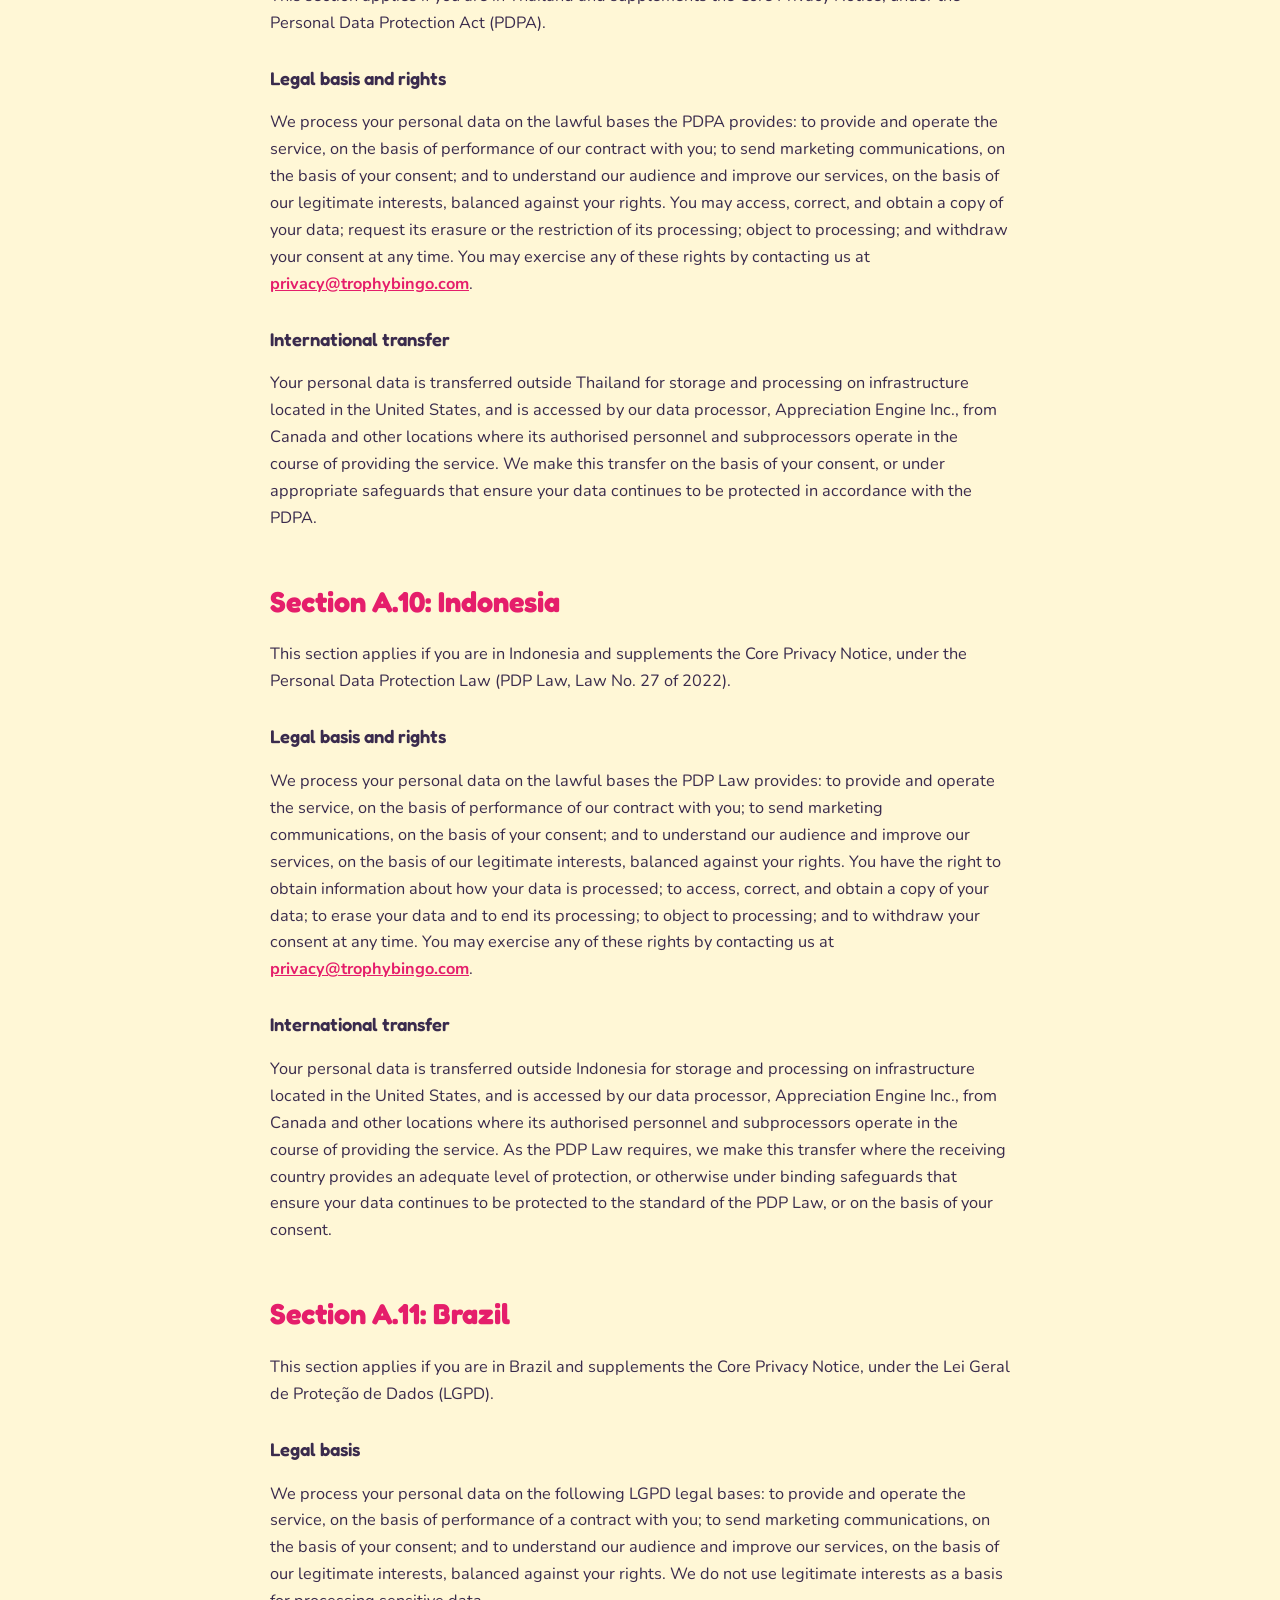
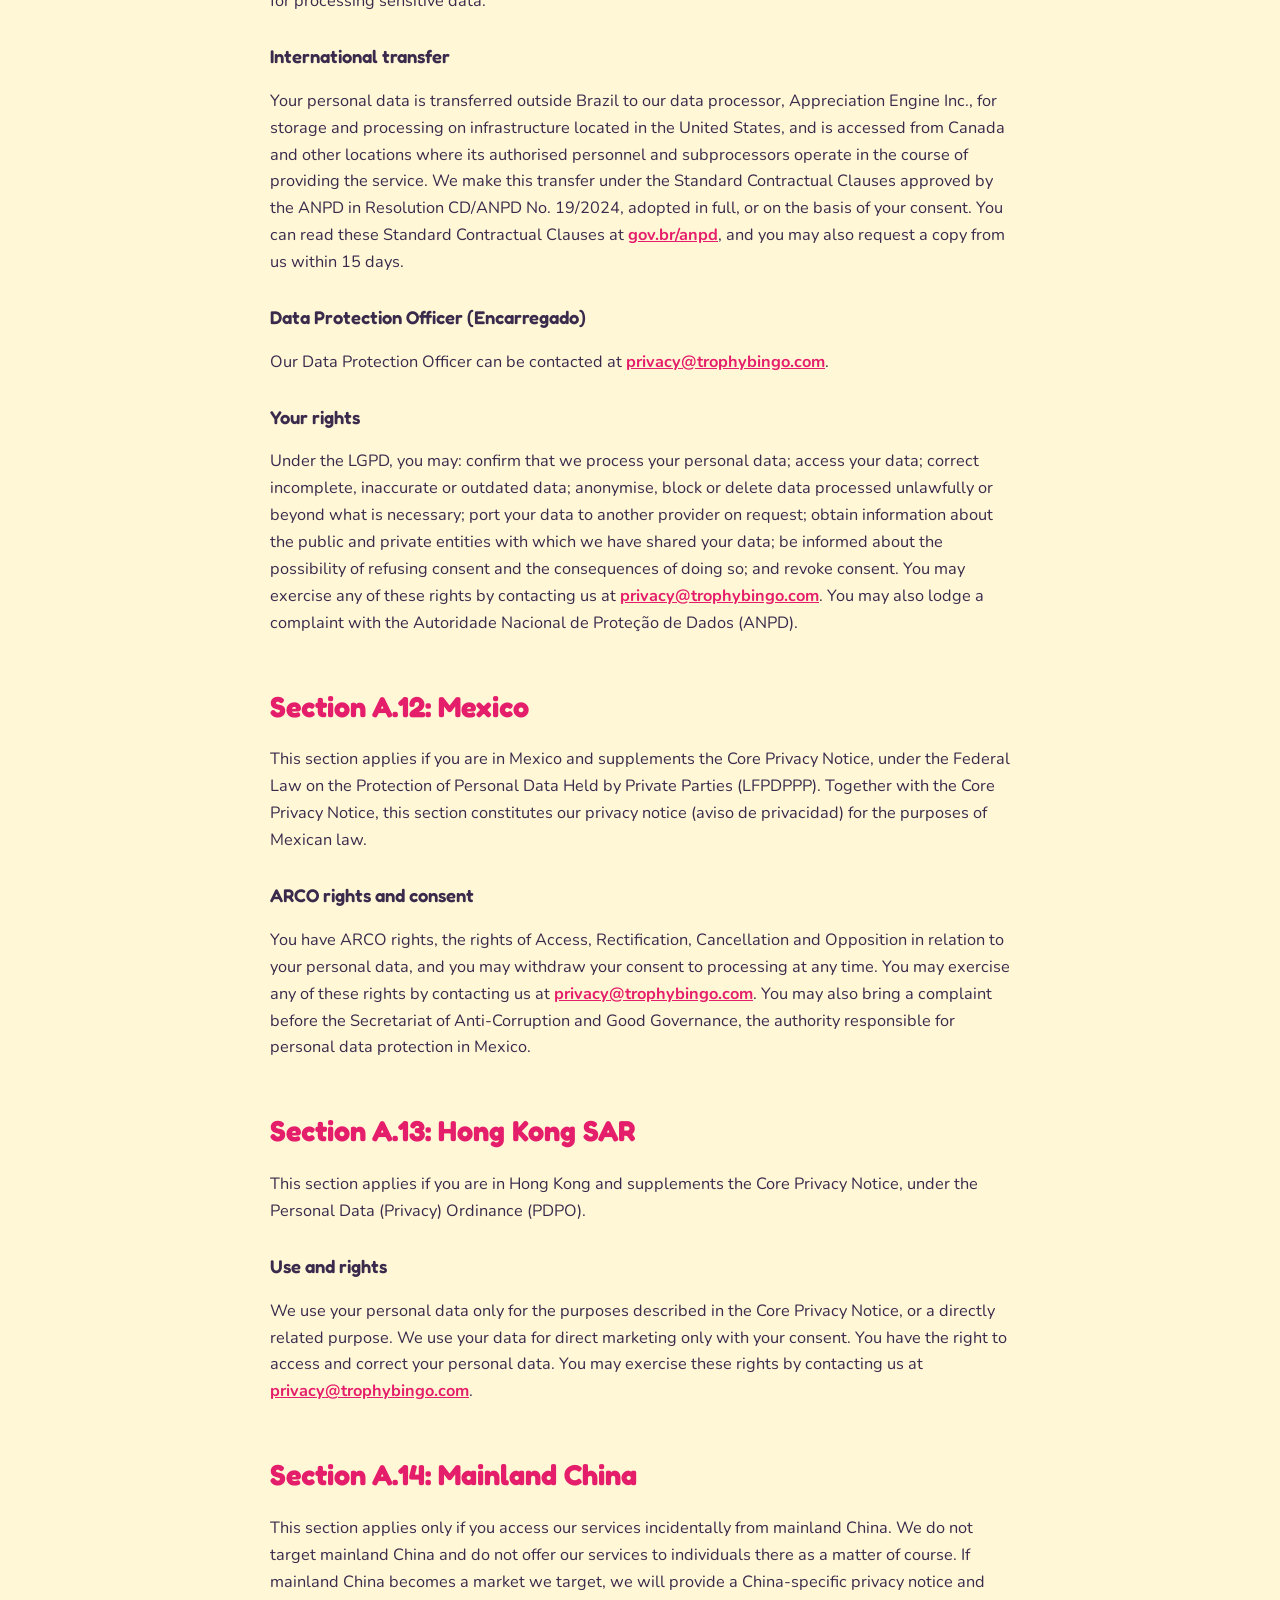
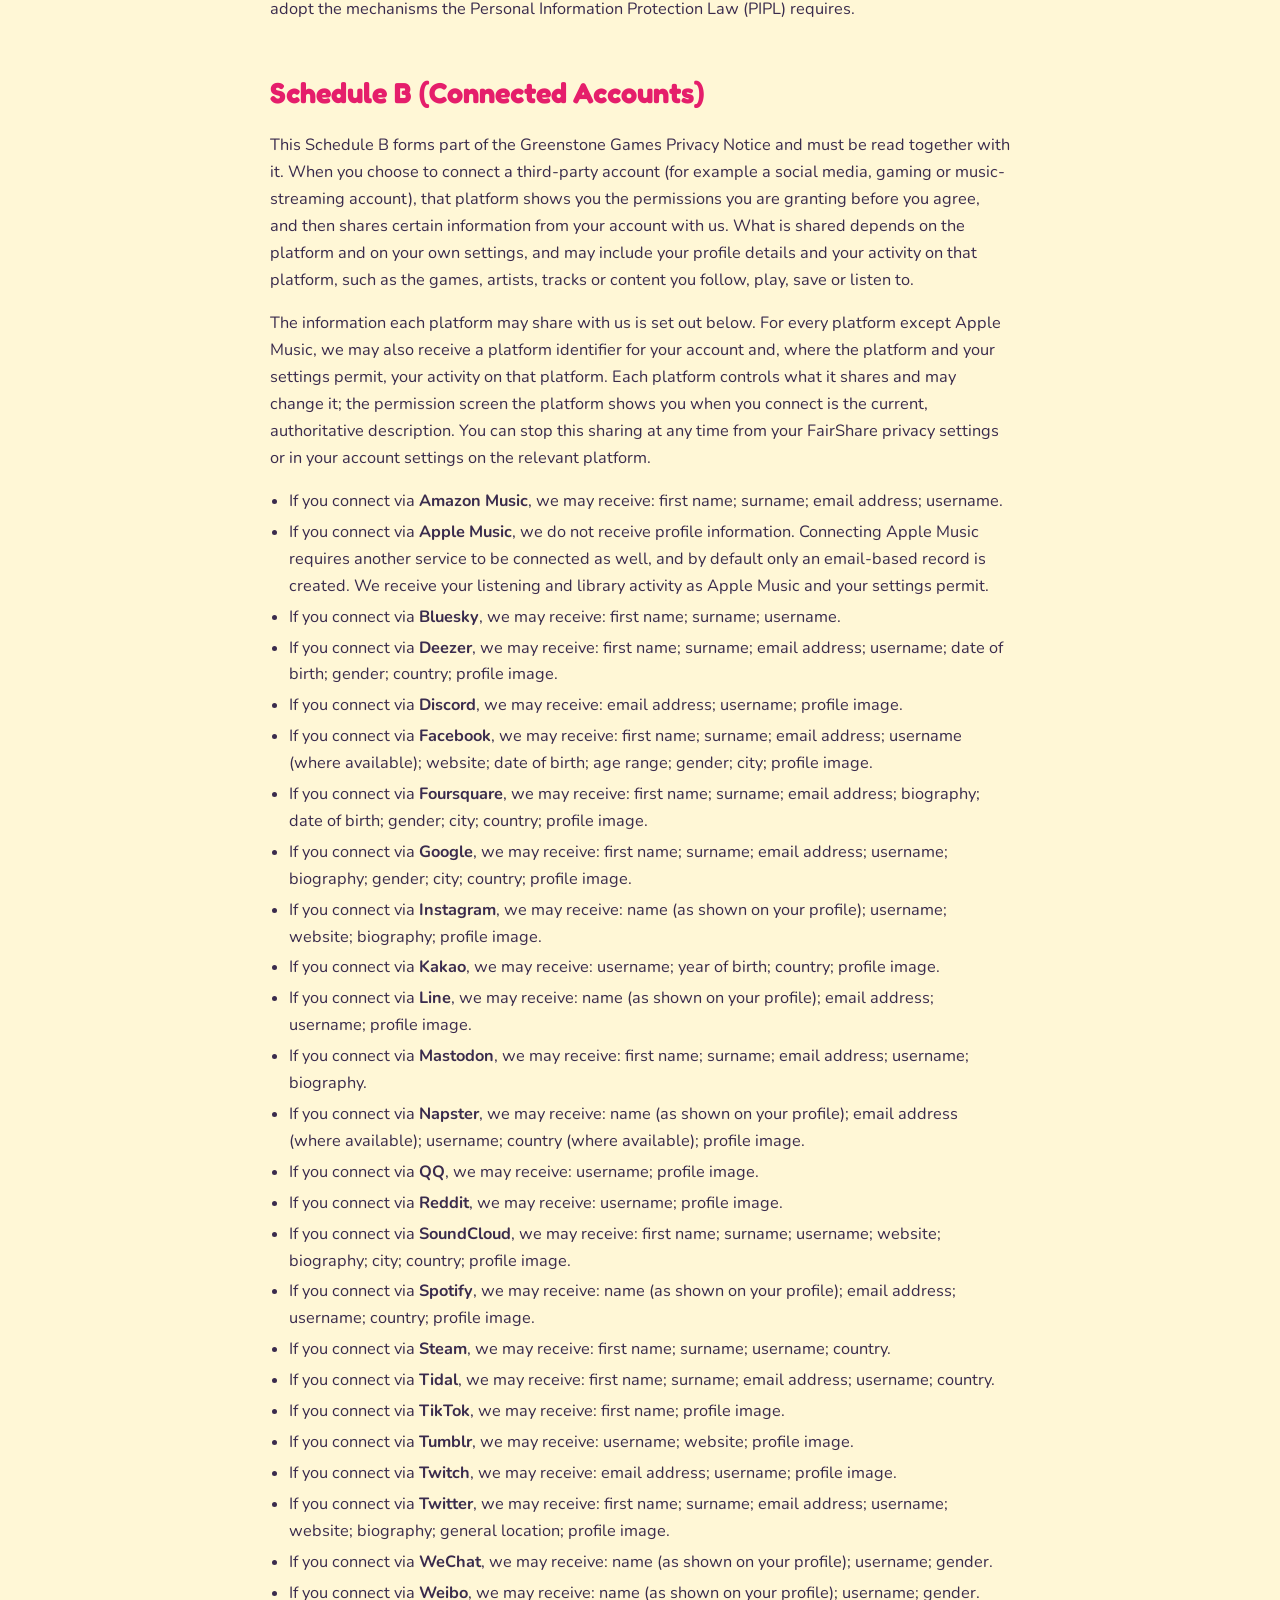
<file: privacy/index.html>
<!doctype html>
<html lang="en">
<head>
  <meta charset="utf-8">
  <meta name="viewport" content="width=device-width, initial-scale=1">
  <title>Privacy Policy · Trophy Bingo</title>
  <meta name="description" content="How Greenstone Games collects, uses and protects your personal information across Trophy Bingo.">
  <link rel="icon" type="image/png" href="/assets/favicon.png">
  <link rel="apple-touch-icon" href="/assets/favicon.png">
  <link rel="canonical" href="https://trophybingo.com/privacy/">
  <meta property="og:type" content="website">
  <meta property="og:title" content="Privacy Policy · Trophy Bingo">
  <meta property="og:description" content="How Greenstone Games looks after your personal information.">
  <meta property="og:url" content="https://trophybingo.com/privacy/">
  <meta property="og:image" content="https://trophybingo.com/assets/tile.png">
  <link rel="preconnect" href="https://fonts.googleapis.com">
  <link rel="preconnect" href="https://fonts.gstatic.com" crossorigin>
  <link href="https://fonts.googleapis.com/css2?family=Fredoka:wght@400;500;600;700&family=Nunito:wght@600;700;800&display=swap" rel="stylesheet">
  <link rel="stylesheet" href="/styles.css">
</head>
<body class="help-page policy-page">

  <!-- ===== Header ===== -->
  <header class="site-header">
    <div class="wrap">
      <a class="brand" href="/" aria-label="Trophy Bingo home">
        <img src="/assets/logo.png" alt="Trophy Bingo" width="438" height="198">
      </a>
      <span class="flash">Relaunched!</span>
      <nav class="nav" aria-label="Main">
        <a class="navlink hide-mobile" href="/#story">The Story</a>
        <a class="navlink hide-mobile" href="/#pack">The Pack</a>
        <a class="navlink hide-mobile" href="https://shop.trophybingo.com/">Shop</a>
        <a class="navlink hide-mobile" href="/#club">Members Club</a>
        <a class="navlink hide-mobile" href="/help/">Help</a>
        <a class="btn btn--sky js-play hide-mobile" href="https://iwin.com/free-games/play/trophy-bingo" target="_blank" rel="noopener">Play Free ↗</a>
        <button class="menu-btn" type="button" aria-label="Menu" aria-expanded="false" aria-controls="menu">
          <span></span><span></span><span></span>
        </button>
      </nav>
    </div>
    <div class="menu" id="menu" hidden>
      <a href="/#story">The Story</a>
      <a href="/#pack">The Pack</a>
      <a href="https://shop.trophybingo.com/">Shop</a>
      <a href="/#club">Members Club</a>
      <a href="/help/">Help</a>
      <a class="btn btn--big js-play" href="https://iwin.com/free-games/play/trophy-bingo" target="_blank" rel="noopener">▶ Play Free on iWin</a>
    </div>
  </header>

  <main id="top">
    <section class="help-hero">
      <div class="wrap">
        <h1>Privacy Policy</h1>
        <p class="lead">How Greenstone Games looks after your personal information across <span class="nb">Trophy Bingo</span>.</p>
      </div>
    </section>

    <div class="wrap policy">
      <p class="policy__date">Last updated 5 November 2026</p>
      <p>This privacy notice explains how Greenstone Business Services Inc., doing business as Greenstone Games, collects, uses, shares and protects your personal information when you join the <span class="nb">Trophy Bingo</span> Members Club, shop at the <span class="nb">Trophy Bingo</span> Shop, contact our support team, take part in our campaigns and promotions, or otherwise interact with <span class="nb">Trophy Bingo</span>. It also explains your rights and how to contact us.</p>
      <p><b>About this notice.</b> This notice has three parts, which apply together: this Core Privacy Notice, which applies to everyone; Schedule A (Regional Terms), which contains additional terms for the place where you live; and Schedule B (Connected Accounts), which sets out what each platform may share with us when you connect an account. Please read the Core Privacy Notice together with the section of Schedule A that applies to you. Where a term in Schedule A differs from the Core Privacy Notice, the Schedule A term applies for residents of that territory.</p>

      <h2>Core Privacy Notice</h2>

      <h3>Who is responsible for your data</h3>
      <p>Greenstone Business Services Inc., doing business as Greenstone Games (“Greenstone Games”, “we”, “us”), is the controller of your personal information.</p>
      <p>Greenstone Business Services Inc.<br>4516 Woodgreen Drive<br>West Vancouver, BC V7S 2V1<br>Canada<br><a href="mailto:privacy@trophybingo.com">privacy@trophybingo.com</a></p>

      <h3>Where this notice applies</h3>
      <p>This notice covers trophybingo.com, the <span class="nb">Trophy Bingo</span> Members Club, the <span class="nb">Trophy Bingo</span> Shop at shop.trophybingo.com, our <span class="nb">Trophy Bingo</span> social media pages, our support email, and our campaigns, promotions and prize draws.</p>
      <p><span class="nb">Trophy Bingo</span> itself is played on iWin. iWin runs your iWin account and processes your iCoin purchases under iWin’s own privacy policy. When you give your permission, iWin also shares your <span class="nb">Trophy Bingo</span> in-game data with us, and we handle that data under this notice. If you contact us for help with the game, we may share your iWin username and the details you give us with iWin so that we can resolve your request.</p>

      <h3>What we collect</h3>
      <p>Depending on how you interact with us, we may collect:</p>
      <ul>
        <li><b>Members Club:</b> your first name, email address, your consent to hear from us (with the wording you agreed to and when), your country, and how you found us (the page, referring site and campaign link).</li>
        <li><b>Registration and connected accounts:</b> your name, email address, username, date of birth or age, gender, and location (city and country). If you sign in with, or connect, an account on another platform, such as Google, Facebook, Instagram, TikTok, Discord, Spotify or Steam, we receive your profile details from that platform and, where the platform and your settings allow, your activity there: what you follow, play, save or listen to. Each platform shows you what it will share before you agree. <a href="#schedule-b">Schedule B</a> sets out what each platform may share.</li>
        <li><b>In-game data from iWin, with your permission:</b> your iWin username and player ID; how you play <span class="nb">Trophy Bingo</span>, such as the levels and Chapters you reach, your scores, the dogs you rescue, the Power Plays, Treats and Diamonds you use, and when and how often you play; and your in-game purchases, such as the Diamond packs you buy and the iCoins you spend.</li>
        <li><b>Shop orders:</b> your name, email address, phone number, billing and shipping addresses, and what you bought. Card payments are handled by our payment provider; we do not receive your full card number.</li>
        <li><b>Support and prizes:</b> what you tell us when you email us, including your iWin username and purchase details, and the shipping address you give us if you win a prize.</li>
        <li><b>Website and advertising data:</b> information your browser and device send when you visit our sites, such as IP address, browser type and the pages you view, collected through cookies and similar technologies, including the Meta Pixel where we use it. Our sites also load the FairShare sign-in, provided by Appreciation Engine Inc.; FairShare sets cookies and similar browser storage that it needs to sign you up or in, keep you signed in and record your consent. These are strictly necessary for signing up and signing in.</li>
      </ul>
      <p>We do not intend to collect special categories of data (such as health, religion, or political opinions).</p>

      <h3>Why we use it</h3>
      <p>We use your personal information to run the Members Club and send you <span class="nb">Trophy Bingo</span> news, member rewards and offers you have agreed to receive; to process, ship and support your Shop orders; to understand how you play <span class="nb">Trophy Bingo</span> and to tailor rewards, offers and content to you; to answer your support requests; to run campaigns, promotions and prize draws and deliver prizes; to understand and analyse our audience; to measure and improve our advertising; and to personalise and improve what we offer. We use it only for these purposes and purposes compatible with them, as described in this notice.</p>

      <h3>Our data processor</h3>
      <p>We use Appreciation Engine Inc., which provides the FairShare platform, as our data processor to capture, organise and analyse this information on our behalf and under our instructions. It stores the information on infrastructure in the United States and may access it from Canada and other locations where its authorised personnel and subprocessors operate. When you connect an account, that platform shows you what it will share before you agree, and you can stop sharing at any time from your FairShare privacy settings or on the platform itself.</p>
      <h3>FairShare membership</h3>
      <p>Signing up through FairShare may also make you a FairShare member. As a member you can earn rewards for data you choose to share, and you decide whether to share it with other businesses on FairShare. FairShare’s own privacy policy, which FairShare shows you when you sign up, covers your FairShare membership.</p>

      <h3>Who we share it with</h3>
      <p>We share your personal information with service providers who help us operate <span class="nb">Trophy Bingo</span>, only as needed for the services they provide to us:</p>
      <ul>
        <li>Appreciation Engine Inc., which provides the FairShare platform, as our data processor, as described above;</li>
        <li>Shopify, which runs the <span class="nb">Trophy Bingo</span> Shop and processes card payments;</li>
        <li>Printful, which prints and ships Shop orders and prizes;</li>
        <li>Cloudflare, which hosts our websites and stores Members Club sign-ups;</li>
        <li>Google, which provides our email;</li>
        <li>Meta, where we use the Meta Pixel to measure and target our advertising; and</li>
        <li>iWin, which runs the game, shares your in-game data with us when you give your permission, and helps us resolve support requests.</li>
      </ul>
      <p>We may also share your personal information with members of our corporate group. We do not sell your personal information for money. Where we share your information, we do so in accordance with this notice and applicable law.</p>

      <h3>International transfers</h3>
      <p>Your personal information is stored and processed on infrastructure located in the United States by our data processor, Appreciation Engine Inc. It may be accessed by Appreciation Engine Inc. from Canada and other locations where its authorised personnel and subprocessors operate in the course of providing the service. Our other service providers may also process it in the United States, Canada and other countries where they operate. Where your information is transferred across borders, we rely on the safeguards described in the regional section that applies to you in Schedule A.</p>

      <h3>How long we keep it</h3>
      <ul>
        <li><b>Members Club:</b> until you unsubscribe or ask us to delete it.</li>
        <li><b>Shop orders:</b> for as long as tax and accounting law requires us to keep business records, generally six years in Canada.</li>
        <li><b>Information processed by Appreciation Engine:</b> raw activity data for up to 30 days, historical data for up to 12 months after you stop being active, and anonymised data for a further 12 months.</li>
      </ul>
      <p>In each case we may keep information for a longer or shorter period where the law requires or permits it.</p>

      <h3>Your choices and rights</h3>
      <p>You can withdraw consent, unsubscribe from communications, and ask us to access, correct or delete your information. Every Members Club email includes a link to unsubscribe, and you can stop sharing a connected account at any time from your FairShare privacy settings or on that platform. The specific rights available to you, and how to exercise them, depend on where you live; see your regional section in Schedule A. To make a request, or exercise any right, contact us at <a href="mailto:privacy@trophybingo.com">privacy@trophybingo.com</a>.</p>

      <h3>Children</h3>
      <p>Our services are not directed to children under the age at which consent for the processing of personal information is required in your territory (see Schedule A for the age that applies where you live). We do not knowingly collect personal information from children below that age without the consent of a parent or guardian where that is required. If we learn that we have collected such information without the required consent, we will delete it promptly.</p>

      <h3>Changes and contact</h3>
      <p>We may update this notice from time to time, and we will change the date at the top when we do. For any question, or to exercise a right, contact <a href="mailto:privacy@trophybingo.com">privacy@trophybingo.com</a>.</p>

      <h2 id="schedule-a">Schedule A (Regional Terms)</h2>
      <p>This Schedule A forms part of the Greenstone Games Privacy Notice and must be read together with it. It sets out additional terms that apply to residents of specific territories, supplementing the Core Privacy Notice. Where a term in this Schedule differs from the Core Privacy Notice, the term in this Schedule applies for residents of that territory.</p>
      <p>Find the section below for the place where you live; if more than one applies, each applies to the extent relevant. If your territory is not listed, the terms of the Core Privacy Notice apply.</p>
      <ul class="policy__toc">
        <li>If you are in Canada, see <a href="#a1">Section A.1</a></li>
        <li>If you are in the United States, see <a href="#a2">Section A.2</a></li>
        <li>If you are in the European Economic Area, see <a href="#a3">Section A.3</a></li>
        <li>If you are in the United Kingdom, see <a href="#a4">Section A.4</a></li>
        <li>If you are in Japan, see <a href="#a5">Section A.5</a></li>
        <li>If you are in the Republic of Korea, see <a href="#a6">Section A.6</a></li>
        <li>If you are in Singapore, see <a href="#a7">Section A.7</a></li>
        <li>If you are in Taiwan, see <a href="#a8">Section A.8</a></li>
        <li>If you are in Thailand, see <a href="#a9">Section A.9</a></li>
        <li>If you are in Indonesia, see <a href="#a10">Section A.10</a></li>
        <li>If you are in Brazil, see <a href="#a11">Section A.11</a></li>
        <li>If you are in Mexico, see <a href="#a12">Section A.12</a></li>
        <li>If you are in Hong Kong SAR, see <a href="#a13">Section A.13</a></li>
        <li>If you are in mainland China, see <a href="#a14">Section A.14</a></li>
      </ul>

      <h2 id="a1">Section A.1: Canada</h2>
      <p>This section applies if you are in Canada and supplements the Core Privacy Notice, under the Personal Information Protection and Electronic Documents Act (PIPEDA) and applicable provincial laws, including British Columbia’s Personal Information Protection Act and Quebec’s Law 25.</p>
      <h3>Consent and rights</h3>
      <p>We collect, use and disclose your personal information with your consent, which you may withdraw at any time. We send Members Club emails only with your express consent, as Canada’s Anti-Spam Legislation (CASL) requires. You may request access to and correction of your information. If you are a resident of Quebec, you also have the right to data portability, the right to be informed of and to object to automated decision-making or profiling, and the right to know how your information is used and disclosed. You may exercise these rights, or withdraw your consent, by contacting us at <a href="mailto:privacy@trophybingo.com">privacy@trophybingo.com</a>. You may complain to the Office of the Privacy Commissioner of Canada, the Office of the Information and Privacy Commissioner for British Columbia or, if you are in Quebec, the Commission d’accès à l’information du Québec.</p>

      <h2 id="a2">Section A.2: United States</h2>
      <p>This section applies if you are a resident of a U.S. state with a comprehensive privacy law (including California, Virginia, Colorado, Connecticut and others) and supplements the Core Privacy Notice.</p>
      <h3>Your rights</h3>
      <p>Depending on your state, you have the right to know what personal information we collect, to access and delete it, to correct it, to obtain a portable copy, and to opt out of the sale or sharing of your personal information and of targeted advertising. We do not discriminate against you for exercising these rights.</p>
      <h3>Do Not Sell or Share</h3>
      <p>We do not sell your personal information for money. Where we use the Meta Pixel to measure and target our advertising, that may count as “sharing” for cross-context behavioural advertising under California and certain other state laws. To opt out, email <a href="mailto:privacy@trophybingo.com">privacy@trophybingo.com</a> with the subject “Do Not Sell or Share”. We also recognise opt-out preference signals, including the Global Privacy Control (GPC): if your browser sends one, our websites do not load the Meta Pixel.</p>
      <h3>How to exercise</h3>
      <p>To exercise your right to access, delete, correct, or obtain a portable copy of your information, contact us at <a href="mailto:privacy@trophybingo.com">privacy@trophybingo.com</a>. California residents may designate an authorised agent to make a request on their behalf. If we deny a request, you may appeal where your state provides an appeal right.</p>

      <h2 id="a3">Section A.3: European Economic Area</h2>
      <p>This section applies if you are in the EEA and supplements the Core Privacy Notice. For EEA residents, Greenstone Games is the controller under the EU General Data Protection Regulation (GDPR).</p>
      <h3>Legal basis</h3>
      <p>We rely on the following legal bases:</p>
      <ul>
        <li>Contract (Article 6(1)(b)): to create and operate your membership, and to process, ship and support your Shop orders;</li>
        <li>Consent (Article 6(1)(a)): to receive and use your in-game data from iWin, to send you marketing communications, to run campaigns and promotions, and for any non-essential cookies or similar technologies, including the Meta Pixel; you may withdraw consent at any time;</li>
        <li>Legal obligation (Article 6(1)(c)): to keep order records that tax and accounting law requires;</li>
        <li>Legitimate interests (Article 6(1)(f)): to understand and analyse our audience and to improve and personalise our services, balanced against your rights and freedoms. Where personalisation involves profiling that produces significant effects, or targeted advertising, we rely on your consent instead.</li>
      </ul>
      <h3>International transfers</h3>
      <p>Where your information is transferred outside the EEA, it is stored and processed on infrastructure located in the United States and is accessed by our data processor, Appreciation Engine Inc., from Canada and other locations where its authorised personnel and subprocessors operate in the course of providing the service. Canada benefits from an adequacy decision of the European Commission for commercial organisations. For transfers to the United States, we rely on the European Commission’s Standard Contractual Clauses (Module Two, controller-to-processor), as incorporated in our agreement with Appreciation Engine Inc., together with a transfer impact assessment. You can read the Standard Contractual Clauses at <a href="https://commission.europa.eu/law/law-topic/data-protection/international-dimension-data-protection/standard-contractual-clauses-scc_en" target="_blank" rel="noopener">commission.europa.eu</a>.</p>
      <h3>Your rights</h3>
      <p>You have the right to access, rectify, erase, restrict, port, and object to processing of your personal data, and to withdraw consent at any time. You have the right to lodge a complaint with your local supervisory authority. To exercise a right, contact <a href="mailto:privacy@trophybingo.com">privacy@trophybingo.com</a>.</p>

      <h2 id="a4">Section A.4: United Kingdom</h2>
      <p>This section applies if you are in the UK and supplements the Core Privacy Notice. For UK residents, Greenstone Games is the controller under the UK GDPR and the Data Protection Act 2018.</p>
      <h3>Legal basis</h3>
      <p>The legal bases described in Section A.3 apply equally under the UK GDPR.</p>
      <h3>International transfers</h3>
      <p>Where your information is transferred outside the UK, it is stored and processed on infrastructure located in the United States and is accessed by our data processor, Appreciation Engine Inc., from Canada and other locations where its authorised personnel and subprocessors operate in the course of providing the service. We rely on the UK International Data Transfer Addendum to the European Commission’s Standard Contractual Clauses, as incorporated in our agreement with Appreciation Engine Inc., together with a transfer risk assessment. You can read the Addendum at <a href="https://ico.org.uk/for-organisations/uk-gdpr-guidance-and-resources/international-transfers/appropriate-safeguards/what-are-standard-data-protection-clauses-the-uk-idta-and-the-addendum/" target="_blank" rel="noopener">ico.org.uk</a>.</p>
      <h3>Your rights</h3>
      <p>You have the right to access your personal information; to have it corrected if inaccurate; to have it erased in certain circumstances; to restrict or object to its processing; to data portability; and to withdraw consent at any time where processing is based on consent. To exercise a right, contact <a href="mailto:privacy@trophybingo.com">privacy@trophybingo.com</a>. You also have the right to complain to the UK Information Commissioner’s Office (ICO).</p>

      <h2 id="a5">Section A.5: Japan</h2>
      <p>This section applies if you are in Japan and supplements the Core Privacy Notice.</p>
      <h3>Purpose of use</h3>
      <p>We handle your personal information for the purposes of use described in the Core Privacy Notice. We will not use it beyond those purposes without your consent, except as permitted by the Act on the Protection of Personal Information (APPI).</p>
      <h3>Cross-border transfer</h3>
      <p>Your information is transferred to, and stored and processed by, our data processor, Appreciation Engine Inc., on infrastructure located in the United States, and is accessed by Appreciation Engine Inc.’s operations team in Canada. We transfer your information with your consent. To help you understand what this means: the United States does not have a single comprehensive data-protection law equivalent to Japan’s APPI; instead, it has federal sector-specific and state laws (such as the California Consumer Privacy Act). Canada has a general federal data-protection law (PIPEDA) broadly comparable to the APPI. In both countries, we apply the security measures described in our agreement with Appreciation Engine Inc., including encryption in transit and at rest and access controls.</p>
      <h3>Your rights</h3>
      <p>You may request disclosure, correction, cessation of use, or deletion of your retained personal data, and disclosure of records of third-party transfers, and you may request disclosure in electronic format. You may exercise these rights by contacting us at <a href="mailto:privacy@trophybingo.com">privacy@trophybingo.com</a>. You may also contact the Personal Information Protection Commission (PPC).</p>

      <h2 id="a6">Section A.6: Republic of Korea</h2>
      <p>This section applies if you are in Korea and supplements the Core Privacy Notice, under the Personal Information Protection Act (PIPA). Korea requires separate, specific consent for each purpose; omnibus consent is not permitted.</p>
      <h3>Separate consent</h3>
      <p>When you register with us, we ask for your consent separately, as Korean law requires:</p>
      <ul>
        <li><b>Required.</b> We collect and use your personal information and transfer it to and process it in the United States, where our data processor’s platform operates. This is necessary to provide the service. You may later refuse the overseas transfer by contacting us; if you do, we will stop transferring your information overseas, but because the service operates on infrastructure in the United States, we may be unable to provide the service, or parts of it, to you.</li>
        <li><b>Optional.</b> You may agree separately to each of these, and decline either without losing the service:<ul><li>receiving your in-game data from iWin; and</li><li>receiving marketing communications from us.</li></ul></li>
      </ul>
      <p>You may withdraw any consent by contacting us at <a href="mailto:privacy@trophybingo.com">privacy@trophybingo.com</a>.</p>
      <h3>Overseas transfer</h3>
      <p>We transfer your personal information overseas for storage and processing on infrastructure located in the United States, operated by our data processor, Appreciation Engine Inc., and accessed from Canada and other locations where its authorised personnel and subprocessors operate in the course of providing the service. The information that may be transferred comprises the categories listed in “What we collect” in the Core Privacy Notice. It is transferred over the network at the time of the service, for the purposes described in this notice, and is retained in accordance with “How long we keep it”. We make this transfer with your consent or on another basis permitted under the PIPA. You may refuse the overseas transfer by contacting us at <a href="mailto:privacy@trophybingo.com">privacy@trophybingo.com</a>; if you refuse, because our service operates on infrastructure in the United States, we may be unable to provide the service, or parts of it, to you.</p>
      <h3>Automated decisions and rights</h3>
      <p>Where we use automated profiling for decisions that significantly affect you, you may request an explanation and refuse or object. You may access, correct, delete, suspend processing, and port your information. You may complain to the Personal Information Protection Commission (PIPC).</p>

      <h2 id="a7">Section A.7: Singapore</h2>
      <p>This section applies if you are in Singapore and supplements the Core Privacy Notice, under the Personal Data Protection Act 2012 (PDPA).</p>
      <h3>Legal basis and rights</h3>
      <p>We notify you of the purposes for which we collect, use and disclose your personal data, and we do so with your consent, or on another basis the PDPA permits, including our legitimate interests where appropriate. We use your data for marketing only with your consent. You may withdraw your consent at any time, and you may request access to, and correction of, your personal data. You may exercise any of these rights by contacting us at <a href="mailto:privacy@trophybingo.com">privacy@trophybingo.com</a>.</p>
      <h3>International transfer</h3>
      <p>Your personal data is transferred outside Singapore for storage and processing on infrastructure located in the United States, and is accessed by our data processor, Appreciation Engine Inc., in Canada. As the PDPA’s Transfer Limitation Obligation requires, we ensure that the recipient is bound to provide a standard of protection comparable to the PDPA, through contractual safeguards or the recipient’s certification, or we transfer your data with your consent.</p>

      <h2 id="a8">Section A.8: Taiwan</h2>
      <p>This section applies if you are in Taiwan and supplements the Core Privacy Notice, under the Personal Data Protection Act (PDPA).</p>
      <h3>Notice and rights</h3>
      <p>The purpose, categories, use and recipients of your personal data are described in the Core Privacy Notice, as the PDPA requires. You may inquire about, review, and obtain copies of your data; request correction; and request that we cease collecting, processing or using it, or delete it. You may exercise any of these rights by contacting us at <a href="mailto:privacy@trophybingo.com">privacy@trophybingo.com</a>.</p>

      <h2 id="a9">Section A.9: Thailand</h2>
      <p>This section applies if you are in Thailand and supplements the Core Privacy Notice, under the Personal Data Protection Act (PDPA).</p>
      <h3>Legal basis and rights</h3>
      <p>We process your personal data on the lawful bases the PDPA provides: to provide and operate the service, on the basis of performance of our contract with you; to send marketing communications, on the basis of your consent; and to understand our audience and improve our services, on the basis of our legitimate interests, balanced against your rights. You may access, correct, and obtain a copy of your data; request its erasure or the restriction of its processing; object to processing; and withdraw your consent at any time. You may exercise any of these rights by contacting us at <a href="mailto:privacy@trophybingo.com">privacy@trophybingo.com</a>.</p>
      <h3>International transfer</h3>
      <p>Your personal data is transferred outside Thailand for storage and processing on infrastructure located in the United States, and is accessed by our data processor, Appreciation Engine Inc., from Canada and other locations where its authorised personnel and subprocessors operate in the course of providing the service. We make this transfer on the basis of your consent, or under appropriate safeguards that ensure your data continues to be protected in accordance with the PDPA.</p>

      <h2 id="a10">Section A.10: Indonesia</h2>
      <p>This section applies if you are in Indonesia and supplements the Core Privacy Notice, under the Personal Data Protection Law (PDP Law, Law No. 27 of 2022).</p>
      <h3>Legal basis and rights</h3>
      <p>We process your personal data on the lawful bases the PDP Law provides: to provide and operate the service, on the basis of performance of our contract with you; to send marketing communications, on the basis of your consent; and to understand our audience and improve our services, on the basis of our legitimate interests, balanced against your rights. You have the right to obtain information about how your data is processed; to access, correct, and obtain a copy of your data; to erase your data and to end its processing; to object to processing; and to withdraw your consent at any time. You may exercise any of these rights by contacting us at <a href="mailto:privacy@trophybingo.com">privacy@trophybingo.com</a>.</p>
      <h3>International transfer</h3>
      <p>Your personal data is transferred outside Indonesia for storage and processing on infrastructure located in the United States, and is accessed by our data processor, Appreciation Engine Inc., from Canada and other locations where its authorised personnel and subprocessors operate in the course of providing the service. As the PDP Law requires, we make this transfer where the receiving country provides an adequate level of protection, or otherwise under binding safeguards that ensure your data continues to be protected to the standard of the PDP Law, or on the basis of your consent.</p>

      <h2 id="a11">Section A.11: Brazil</h2>
      <p>This section applies if you are in Brazil and supplements the Core Privacy Notice, under the Lei Geral de Proteção de Dados (LGPD).</p>
      <h3>Legal basis</h3>
      <p>We process your personal data on the following LGPD legal bases: to provide and operate the service, on the basis of performance of a contract with you; to send marketing communications, on the basis of your consent; and to understand our audience and improve our services, on the basis of our legitimate interests, balanced against your rights. We do not use legitimate interests as a basis for processing sensitive data.</p>
      <h3>International transfer</h3>
      <p>Your personal data is transferred outside Brazil to our data processor, Appreciation Engine Inc., for storage and processing on infrastructure located in the United States, and is accessed from Canada and other locations where its authorised personnel and subprocessors operate in the course of providing the service. We make this transfer under the Standard Contractual Clauses approved by the ANPD in Resolution CD/ANPD No. 19/2024, adopted in full, or on the basis of your consent. You can read these Standard Contractual Clauses at <a href="https://www.gov.br/anpd/pt-br/assuntos/assuntos-internacionais/transferencia-internacional-de-dados" target="_blank" rel="noopener">gov.br/anpd</a>, and you may also request a copy from us within 15 days.</p>
      <h3>Data Protection Officer (Encarregado)</h3>
      <p>Our Data Protection Officer can be contacted at <a href="mailto:privacy@trophybingo.com">privacy@trophybingo.com</a>.</p>
      <h3>Your rights</h3>
      <p>Under the LGPD, you may: confirm that we process your personal data; access your data; correct incomplete, inaccurate or outdated data; anonymise, block or delete data processed unlawfully or beyond what is necessary; port your data to another provider on request; obtain information about the public and private entities with which we have shared your data; be informed about the possibility of refusing consent and the consequences of doing so; and revoke consent. You may exercise any of these rights by contacting us at <a href="mailto:privacy@trophybingo.com">privacy@trophybingo.com</a>. You may also lodge a complaint with the Autoridade Nacional de Proteção de Dados (ANPD).</p>

      <h2 id="a12">Section A.12: Mexico</h2>
      <p>This section applies if you are in Mexico and supplements the Core Privacy Notice, under the Federal Law on the Protection of Personal Data Held by Private Parties (LFPDPPP). Together with the Core Privacy Notice, this section constitutes our privacy notice (aviso de privacidad) for the purposes of Mexican law.</p>
      <h3>ARCO rights and consent</h3>
      <p>You have ARCO rights, the rights of Access, Rectification, Cancellation and Opposition in relation to your personal data, and you may withdraw your consent to processing at any time. You may exercise any of these rights by contacting us at <a href="mailto:privacy@trophybingo.com">privacy@trophybingo.com</a>. You may also bring a complaint before the Secretariat of Anti-Corruption and Good Governance, the authority responsible for personal data protection in Mexico.</p>

      <h2 id="a13">Section A.13: Hong Kong SAR</h2>
      <p>This section applies if you are in Hong Kong and supplements the Core Privacy Notice, under the Personal Data (Privacy) Ordinance (PDPO).</p>
      <h3>Use and rights</h3>
      <p>We use your personal data only for the purposes described in the Core Privacy Notice, or a directly related purpose. We use your data for direct marketing only with your consent. You have the right to access and correct your personal data. You may exercise these rights by contacting us at <a href="mailto:privacy@trophybingo.com">privacy@trophybingo.com</a>.</p>

      <h2 id="a14">Section A.14: Mainland China</h2>
      <p>This section applies only if you access our services incidentally from mainland China. We do not target mainland China and do not offer our services to individuals there as a matter of course. If mainland China becomes a market we target, we will provide a China-specific privacy notice and adopt the mechanisms the Personal Information Protection Law (PIPL) requires.</p>

      <h2 id="schedule-b">Schedule B (Connected Accounts)</h2>
      <p>This Schedule B forms part of the Greenstone Games Privacy Notice and must be read together with it. When you choose to connect a third-party account (for example a social media, gaming or music-streaming account), that platform shows you the permissions you are granting before you agree, and then shares certain information from your account with us. What is shared depends on the platform and on your own settings, and may include your profile details and your activity on that platform, such as the games, artists, tracks or content you follow, play, save or listen to.</p>
      <p>The information each platform may share with us is set out below. For every platform except Apple Music, we may also receive a platform identifier for your account and, where the platform and your settings permit, your activity on that platform. Each platform controls what it shares and may change it; the permission screen the platform shows you when you connect is the current, authoritative description. You can stop this sharing at any time from your FairShare privacy settings or in your account settings on the relevant platform.</p>
      <ul class="policy__connectors">
        <li>If you connect via <b>Amazon Music</b>, we may receive: first name; surname; email address; username.</li>
        <li>If you connect via <b>Apple Music</b>, we do not receive profile information. Connecting Apple Music requires another service to be connected as well, and by default only an email-based record is created. We receive your listening and library activity as Apple Music and your settings permit.</li>
        <li>If you connect via <b>Bluesky</b>, we may receive: first name; surname; username.</li>
        <li>If you connect via <b>Deezer</b>, we may receive: first name; surname; email address; username; date of birth; gender; country; profile image.</li>
        <li>If you connect via <b>Discord</b>, we may receive: email address; username; profile image.</li>
        <li>If you connect via <b>Facebook</b>, we may receive: first name; surname; email address; username (where available); website; date of birth; age range; gender; city; profile image.</li>
        <li>If you connect via <b>Foursquare</b>, we may receive: first name; surname; email address; biography; date of birth; gender; city; country; profile image.</li>
        <li>If you connect via <b>Google</b>, we may receive: first name; surname; email address; username; biography; gender; city; country; profile image.</li>
        <li>If you connect via <b>Instagram</b>, we may receive: name (as shown on your profile); username; website; biography; profile image.</li>
        <li>If you connect via <b>Kakao</b>, we may receive: username; year of birth; country; profile image.</li>
        <li>If you connect via <b>Line</b>, we may receive: name (as shown on your profile); email address; username; profile image.</li>
        <li>If you connect via <b>Mastodon</b>, we may receive: first name; surname; email address; username; biography.</li>
        <li>If you connect via <b>Napster</b>, we may receive: name (as shown on your profile); email address (where available); username; country (where available); profile image.</li>
        <li>If you connect via <b>QQ</b>, we may receive: username; profile image.</li>
        <li>If you connect via <b>Reddit</b>, we may receive: username; profile image.</li>
        <li>If you connect via <b>SoundCloud</b>, we may receive: first name; surname; username; website; biography; city; country; profile image.</li>
        <li>If you connect via <b>Spotify</b>, we may receive: name (as shown on your profile); email address; username; country; profile image.</li>
        <li>If you connect via <b>Steam</b>, we may receive: first name; surname; username; country.</li>
        <li>If you connect via <b>Tidal</b>, we may receive: first name; surname; email address; username; country.</li>
        <li>If you connect via <b>TikTok</b>, we may receive: first name; profile image.</li>
        <li>If you connect via <b>Tumblr</b>, we may receive: username; website; profile image.</li>
        <li>If you connect via <b>Twitch</b>, we may receive: email address; username; profile image.</li>
        <li>If you connect via <b>Twitter</b>, we may receive: first name; surname; email address; username; website; biography; general location; profile image.</li>
        <li>If you connect via <b>WeChat</b>, we may receive: name (as shown on your profile); username; gender.</li>
        <li>If you connect via <b>Weibo</b>, we may receive: name (as shown on your profile); username; gender.</li>
        <li>If you connect via <b>X</b>, we may receive: first name; surname; username; biography.</li>
        <li>If you connect via <b>Yahoo Japan</b>, we may receive: first name; surname; email address; year of birth; country.</li>
        <li>If you connect via <b>YouTube</b>, we may receive: first name; surname; email address; username; gender; profile image.</li>
      </ul>
    </div>
  </main>

  <!-- ===== Footer ===== -->
  <footer class="site-footer">
    <div class="wrap">
      <img src="/assets/logo.png" alt="Trophy Bingo">
      <div class="site-footer__links">
        <a href="/#story">The Story</a>
        <a href="/#pack">The Pack</a>
        <a href="/#club">Members Club</a>
        <a href="/help/">Help &amp; FAQ</a>
        <a class="js-play" href="https://iwin.com/free-games/play/trophy-bingo" target="_blank" rel="noopener">Play Now on iWin</a>
      </div>
      <p class="fine">© <span id="yr"></span> <a href="https://greenstone.games/">Greenstone Games</a> · <a href="/terms/">Terms of Service</a> · <a href="/privacy/">Privacy Policy</a> · <a href="https://get.myfairshare.io/privacycenter/customer/291/166/login" target="_blank" rel="noopener">Privacy Center</a></p>
    </div>
  </footer>

  <script>
    document.getElementById('yr').textContent = new Date().getFullYear();

    // Mobile menu
    (function () {
      var btn = document.querySelector('.menu-btn');
      var menu = document.getElementById('menu');
      function set(open) {
        menu.hidden = !open;
        btn.setAttribute('aria-expanded', open ? 'true' : 'false');
        document.querySelector('.site-header').classList.toggle('menu-open', open);
      }
      btn.addEventListener('click', function () { set(menu.hidden); });
      menu.querySelectorAll('a').forEach(function (a) { a.addEventListener('click', function () { set(false); }); });
      document.addEventListener('keydown', function (e) { if (e.key === 'Escape') set(false); });
    })();



    // Forward ad tracking params on to iWin.
    (function () {
      var qs = window.location.search;
      if (qs && qs.length > 1) {
        document.querySelectorAll('a[href^="https://iwin.com"]').forEach(function (a) {
          a.href += (a.href.indexOf('?') === -1 ? '?' : '&') + qs.slice(1);
        });
      }
    })();
  </script>
  <!-- FairShare AE Connect (Greenstone Games account, framework 624 / application 166). trophybingo.com must be on the app's allowlist in the FairShare dashboard. -->
  <script src="https://get.myfairshare.io/framework/js/624" charset="utf-8"></script>
  <script>
    function AEJSReady(aeJS) {
      window.tbAEJS = aeJS;
    }
  </script>
</body>
</html>
</file>
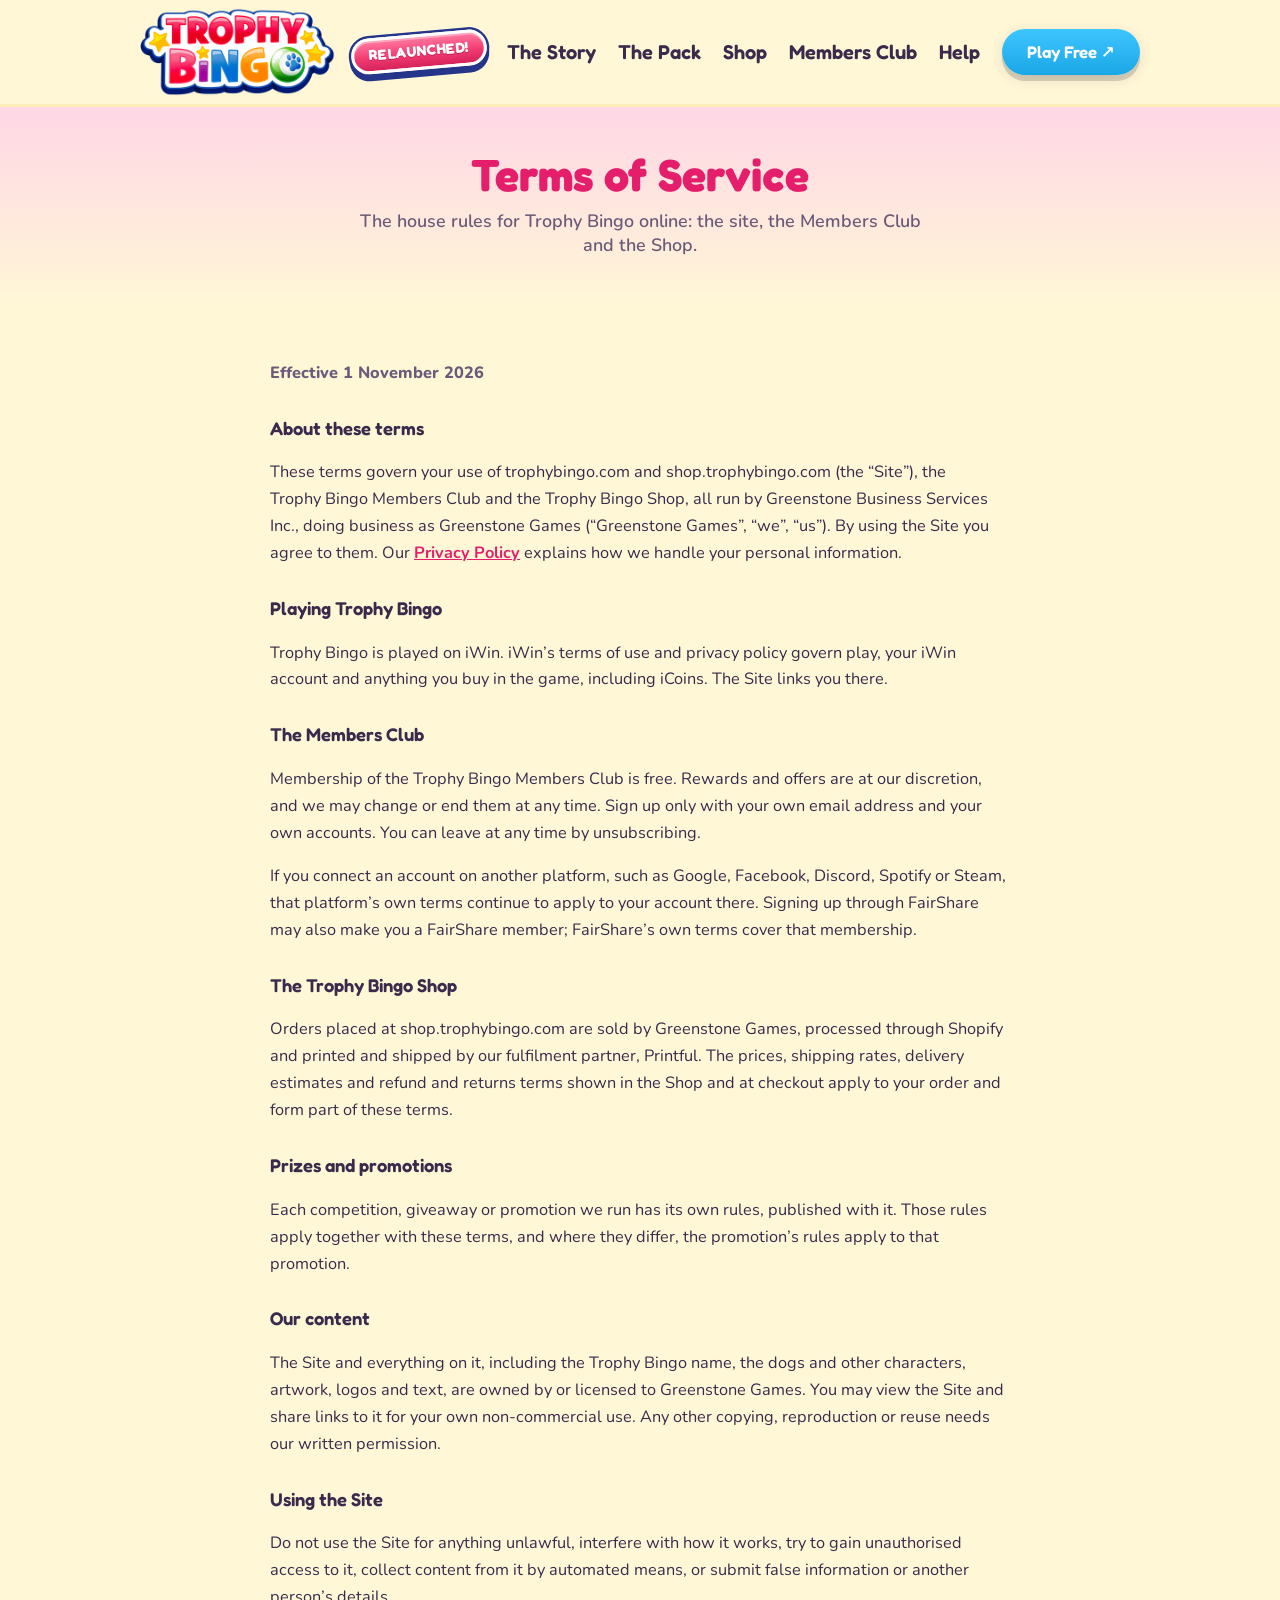
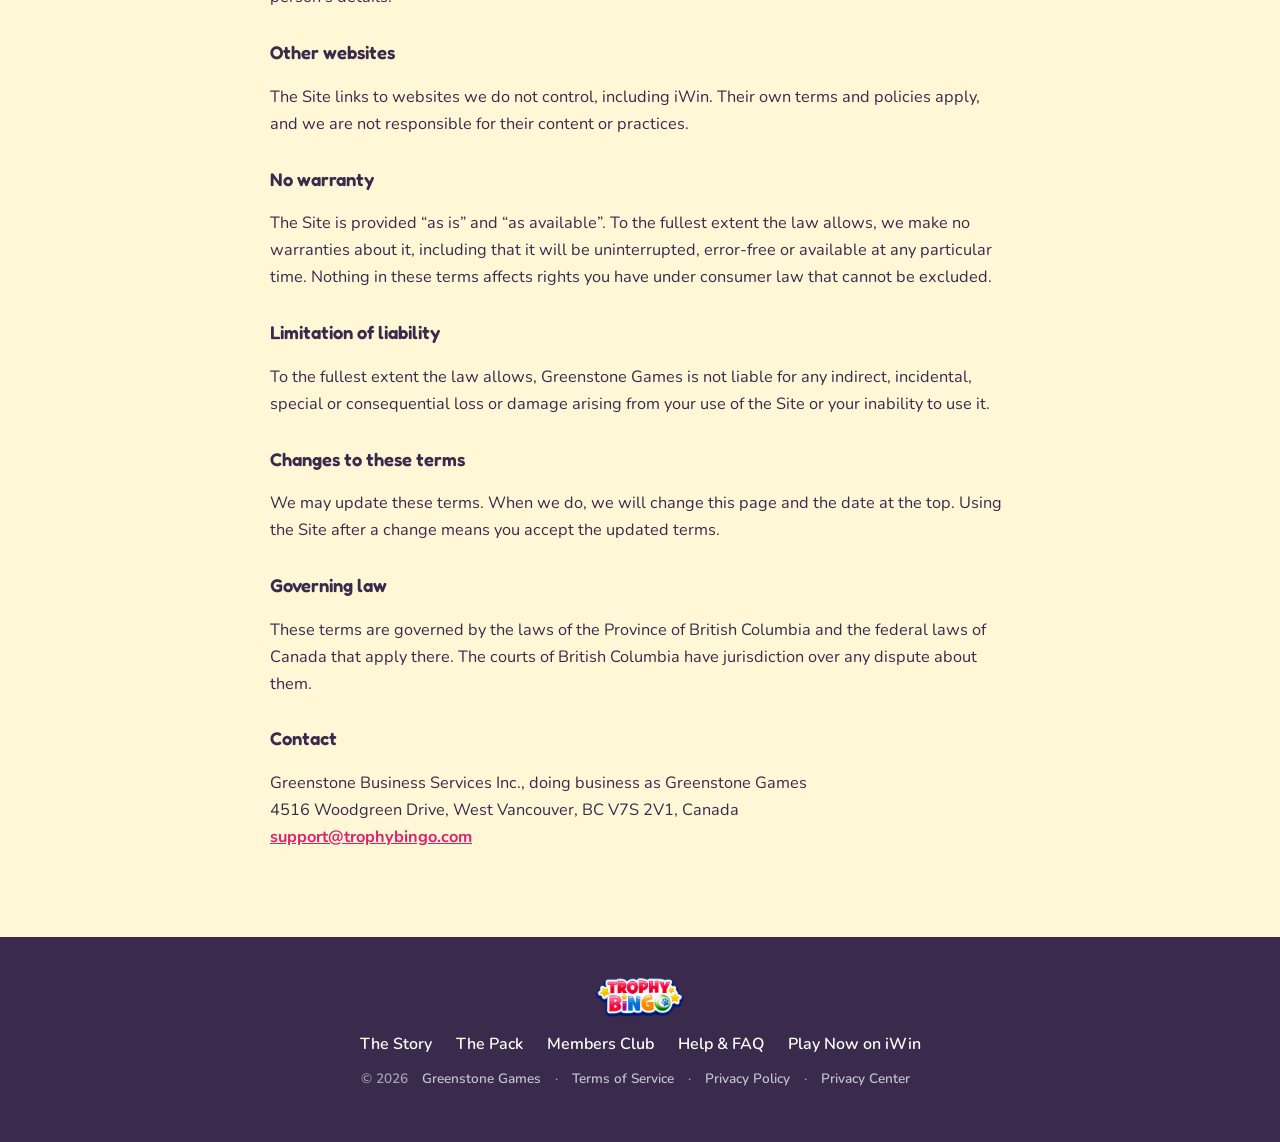
<file: terms/index.html>
<!doctype html>
<html lang="en">
<head>
  <meta charset="utf-8">
  <meta name="viewport" content="width=device-width, initial-scale=1">
  <title>Terms of Service · Trophy Bingo</title>
  <meta name="description" content="The terms for using trophybingo.com, the Trophy Bingo Members Club and the Trophy Bingo Shop.">
  <link rel="icon" type="image/png" href="/assets/favicon.png">
  <link rel="apple-touch-icon" href="/assets/favicon.png">
  <link rel="canonical" href="https://trophybingo.com/terms/">
  <meta property="og:type" content="website">
  <meta property="og:title" content="Terms of Service · Trophy Bingo">
  <meta property="og:description" content="The terms for using trophybingo.com, the Members Club and the Shop.">
  <meta property="og:url" content="https://trophybingo.com/terms/">
  <meta property="og:image" content="https://trophybingo.com/assets/tile.png">
  <link rel="preconnect" href="https://fonts.googleapis.com">
  <link rel="preconnect" href="https://fonts.gstatic.com" crossorigin>
  <link href="https://fonts.googleapis.com/css2?family=Fredoka:wght@400;500;600;700&family=Nunito:wght@600;700;800&display=swap" rel="stylesheet">
  <link rel="stylesheet" href="/styles.css">
</head>
<body class="help-page policy-page">

  <!-- ===== Header ===== -->
  <header class="site-header">
    <div class="wrap">
      <a class="brand" href="/" aria-label="Trophy Bingo home">
        <img src="/assets/logo.png" alt="Trophy Bingo" width="438" height="198">
      </a>
      <span class="flash">Relaunched!</span>
      <nav class="nav" aria-label="Main">
        <a class="navlink hide-mobile" href="/#story">The Story</a>
        <a class="navlink hide-mobile" href="/#pack">The Pack</a>
        <a class="navlink hide-mobile" href="https://shop.trophybingo.com/">Shop</a>
        <a class="navlink hide-mobile" href="/#club">Members Club</a>
        <a class="navlink hide-mobile" href="/help/">Help</a>
        <a class="btn btn--sky js-play hide-mobile" href="https://iwin.com/free-games/play/trophy-bingo" target="_blank" rel="noopener">Play Free ↗</a>
        <button class="menu-btn" type="button" aria-label="Menu" aria-expanded="false" aria-controls="menu">
          <span></span><span></span><span></span>
        </button>
      </nav>
    </div>
    <div class="menu" id="menu" hidden>
      <a href="/#story">The Story</a>
      <a href="/#pack">The Pack</a>
      <a href="https://shop.trophybingo.com/">Shop</a>
      <a href="/#club">Members Club</a>
      <a href="/help/">Help</a>
      <a class="btn btn--big js-play" href="https://iwin.com/free-games/play/trophy-bingo" target="_blank" rel="noopener">▶ Play Free on iWin</a>
    </div>
  </header>

  <main id="top">
    <section class="help-hero">
      <div class="wrap">
        <h1>Terms of Service</h1>
        <p class="lead">The house rules for <span class="nb">Trophy Bingo</span> online: the site, the Members Club and the Shop.</p>
      </div>
    </section>

    <div class="wrap policy">
      <p class="policy__date">Effective 1 November 2026</p>

      <h3>About these terms</h3>
      <p>These terms govern your use of trophybingo.com and shop.trophybingo.com (the “Site”), the <span class="nb">Trophy Bingo</span> Members Club and the <span class="nb">Trophy Bingo</span> Shop, all run by Greenstone Business Services Inc., doing business as Greenstone Games (“Greenstone Games”, “we”, “us”). By using the Site you agree to them. Our <a href="/privacy/">Privacy Policy</a> explains how we handle your personal information.</p>

      <h3>Playing <span class="nb">Trophy Bingo</span></h3>
      <p><span class="nb">Trophy Bingo</span> is played on iWin. iWin’s terms of use and privacy policy govern play, your iWin account and anything you buy in the game, including iCoins. The Site links you there.</p>

      <h3>The Members Club</h3>
      <p>Membership of the <span class="nb">Trophy Bingo</span> Members Club is free. Rewards and offers are at our discretion, and we may change or end them at any time. Sign up only with your own email address and your own accounts. You can leave at any time by unsubscribing.</p>
      <p>If you connect an account on another platform, such as Google, Facebook, Discord, Spotify or Steam, that platform’s own terms continue to apply to your account there. Signing up through FairShare may also make you a FairShare member; FairShare’s own terms cover that membership.</p>

      <h3>The <span class="nb">Trophy Bingo</span> Shop</h3>
      <p>Orders placed at shop.trophybingo.com are sold by Greenstone Games, processed through Shopify and printed and shipped by our fulfilment partner, Printful. The prices, shipping rates, delivery estimates and refund and returns terms shown in the Shop and at checkout apply to your order and form part of these terms.</p>

      <h3>Prizes and promotions</h3>
      <p>Each competition, giveaway or promotion we run has its own rules, published with it. Those rules apply together with these terms, and where they differ, the promotion’s rules apply to that promotion.</p>

      <h3>Our content</h3>
      <p>The Site and everything on it, including the <span class="nb">Trophy Bingo</span> name, the dogs and other characters, artwork, logos and text, are owned by or licensed to Greenstone Games. You may view the Site and share links to it for your own non-commercial use. Any other copying, reproduction or reuse needs our written permission.</p>

      <h3>Using the Site</h3>
      <p>Do not use the Site for anything unlawful, interfere with how it works, try to gain unauthorised access to it, collect content from it by automated means, or submit false information or another person’s details.</p>

      <h3>Other websites</h3>
      <p>The Site links to websites we do not control, including iWin. Their own terms and policies apply, and we are not responsible for their content or practices.</p>

      <h3>No warranty</h3>
      <p>The Site is provided “as is” and “as available”. To the fullest extent the law allows, we make no warranties about it, including that it will be uninterrupted, error-free or available at any particular time. Nothing in these terms affects rights you have under consumer law that cannot be excluded.</p>

      <h3>Limitation of liability</h3>
      <p>To the fullest extent the law allows, Greenstone Games is not liable for any indirect, incidental, special or consequential loss or damage arising from your use of the Site or your inability to use it.</p>

      <h3>Changes to these terms</h3>
      <p>We may update these terms. When we do, we will change this page and the date at the top. Using the Site after a change means you accept the updated terms.</p>

      <h3>Governing law</h3>
      <p>These terms are governed by the laws of the Province of British Columbia and the federal laws of Canada that apply there. The courts of British Columbia have jurisdiction over any dispute about them.</p>

      <h3>Contact</h3>
      <p>Greenstone Business Services Inc., doing business as Greenstone Games<br>4516 Woodgreen Drive, West Vancouver, BC V7S 2V1, Canada<br><a href="mailto:support@trophybingo.com">support@trophybingo.com</a></p>
    </div>
  </main>

  <!-- ===== Footer ===== -->
  <footer class="site-footer">
    <div class="wrap">
      <img src="/assets/logo.png" alt="Trophy Bingo">
      <div class="site-footer__links">
        <a href="/#story">The Story</a>
        <a href="/#pack">The Pack</a>
        <a href="/#club">Members Club</a>
        <a href="/help/">Help &amp; FAQ</a>
        <a class="js-play" href="https://iwin.com/free-games/play/trophy-bingo" target="_blank" rel="noopener">Play Now on iWin</a>
      </div>
      <p class="fine">© <span id="yr"></span> <a href="https://greenstone.games/">Greenstone Games</a> · <a href="/terms/">Terms of Service</a> · <a href="/privacy/">Privacy Policy</a> · <a href="https://get.myfairshare.io/privacycenter/customer/291/166/login" target="_blank" rel="noopener">Privacy Center</a></p>
    </div>
  </footer>

  <script>
    document.getElementById('yr').textContent = new Date().getFullYear();

    // Mobile menu
    (function () {
      var btn = document.querySelector('.menu-btn');
      var menu = document.getElementById('menu');
      function set(open) {
        menu.hidden = !open;
        btn.setAttribute('aria-expanded', open ? 'true' : 'false');
        document.querySelector('.site-header').classList.toggle('menu-open', open);
      }
      btn.addEventListener('click', function () { set(menu.hidden); });
      menu.querySelectorAll('a').forEach(function (a) { a.addEventListener('click', function () { set(false); }); });
      document.addEventListener('keydown', function (e) { if (e.key === 'Escape') set(false); });
    })();



    // Forward ad tracking params on to iWin.
    (function () {
      var qs = window.location.search;
      if (qs && qs.length > 1) {
        document.querySelectorAll('a[href^="https://iwin.com"]').forEach(function (a) {
          a.href += (a.href.indexOf('?') === -1 ? '?' : '&') + qs.slice(1);
        });
      }
    })();
  </script>
  <!-- FairShare AE Connect (Greenstone Games account, framework 624 / application 166). trophybingo.com must be on the app's allowlist in the FairShare dashboard. -->
  <script src="https://get.myfairshare.io/framework/js/624" charset="utf-8"></script>
  <script>
    function AEJSReady(aeJS) {
      window.tbAEJS = aeJS;
    }
  </script>
</body>
</html>
</file>
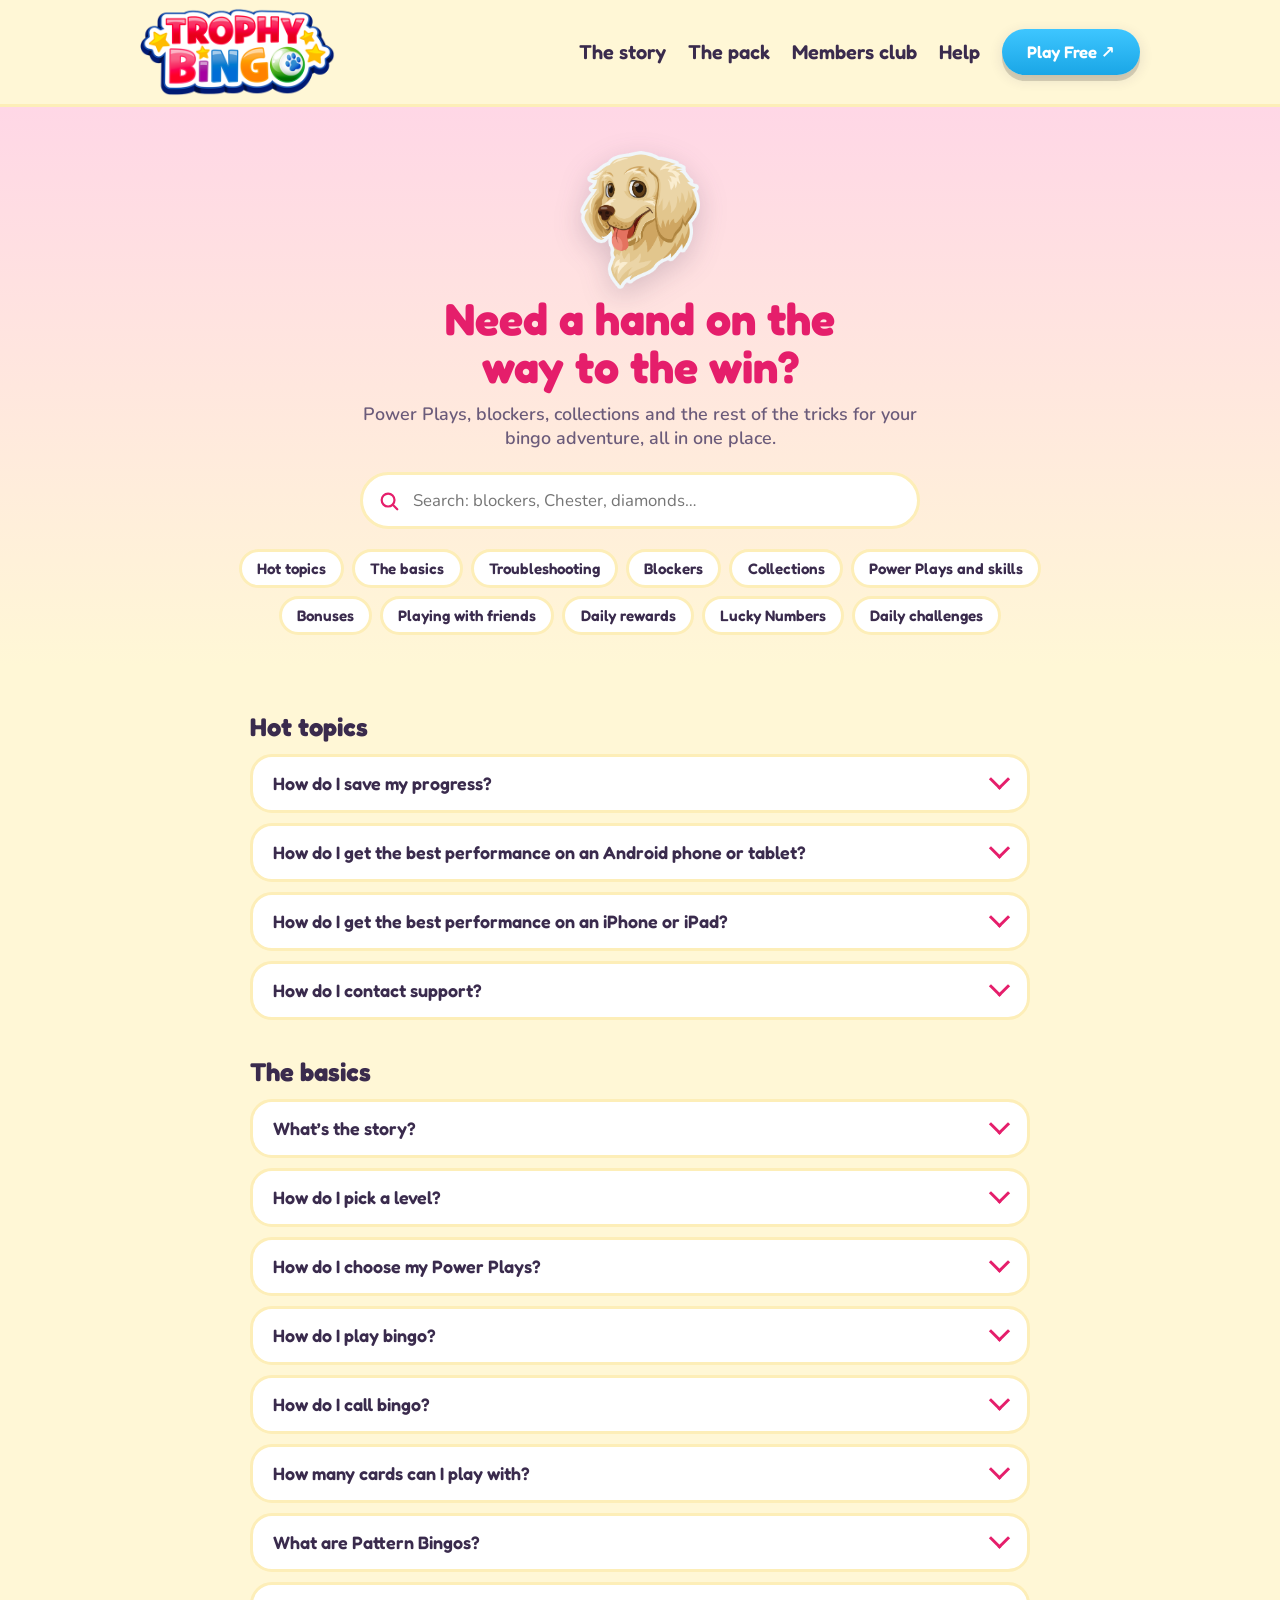
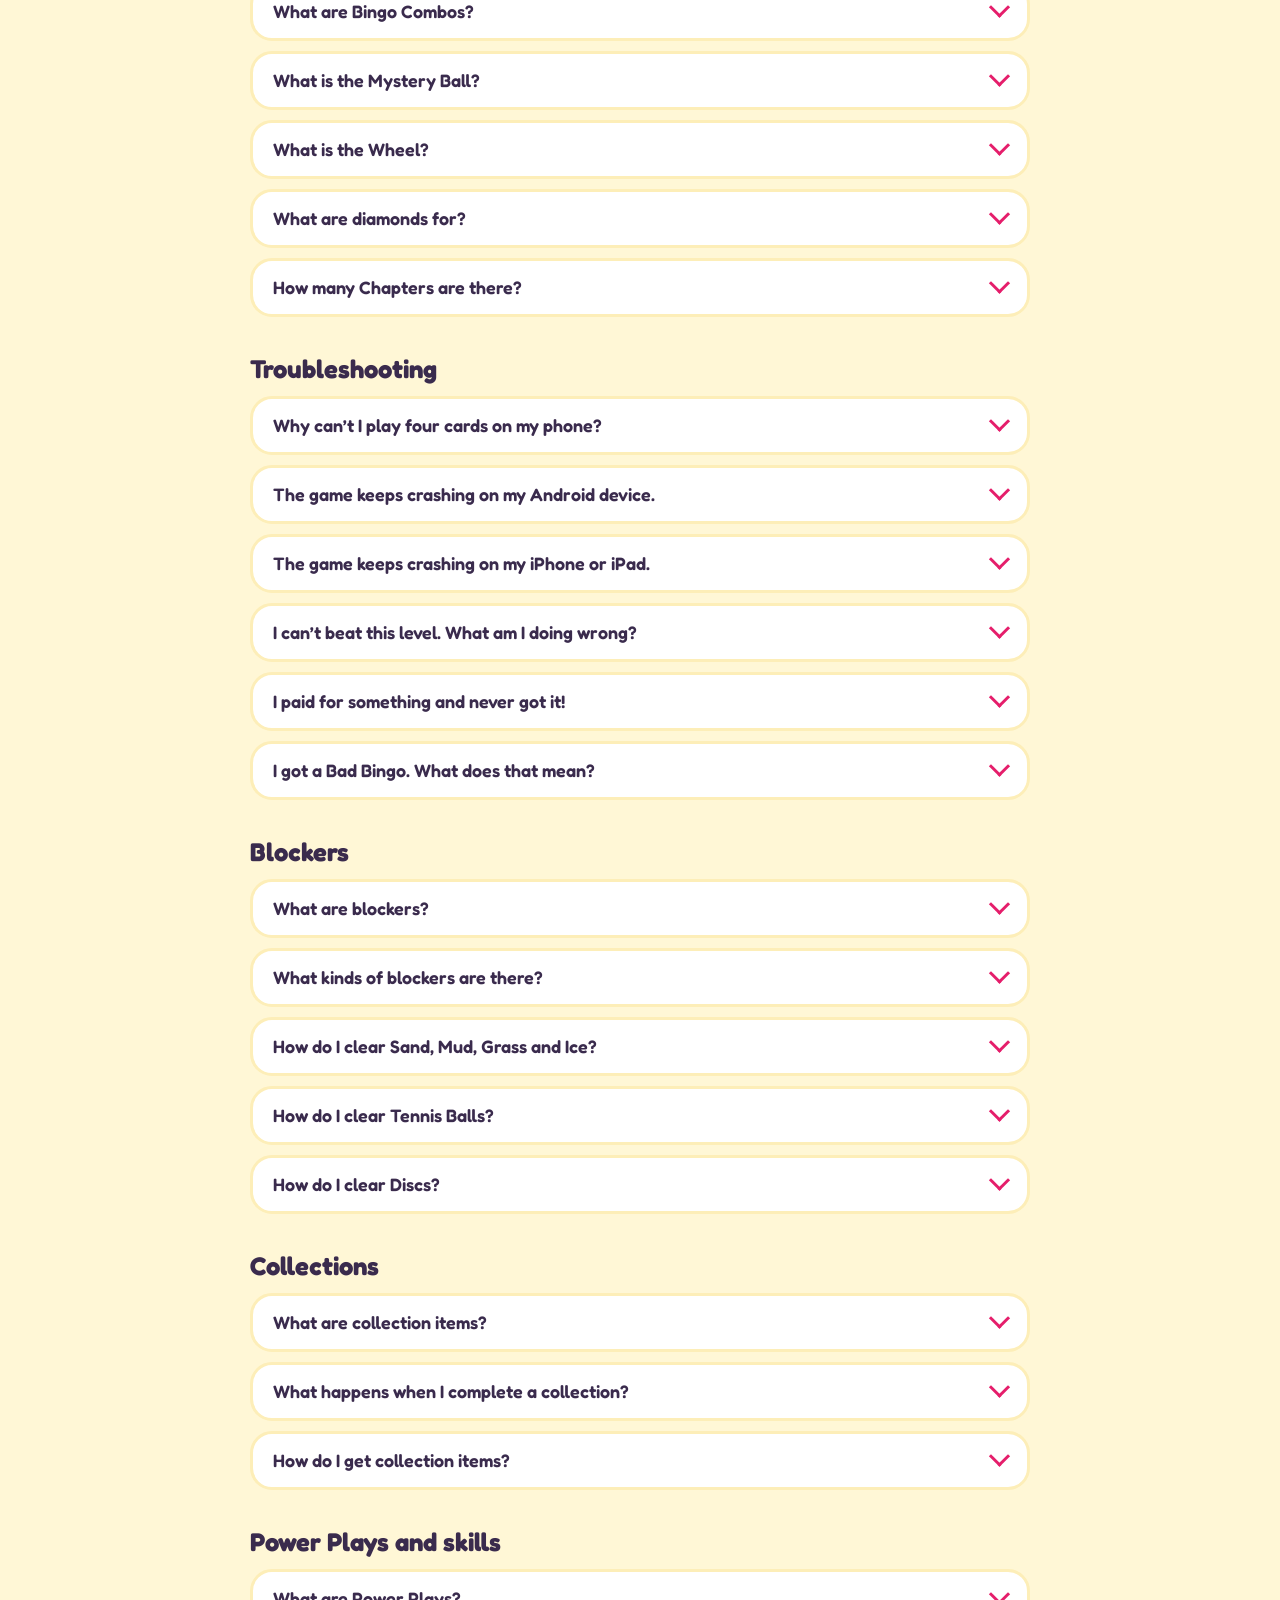
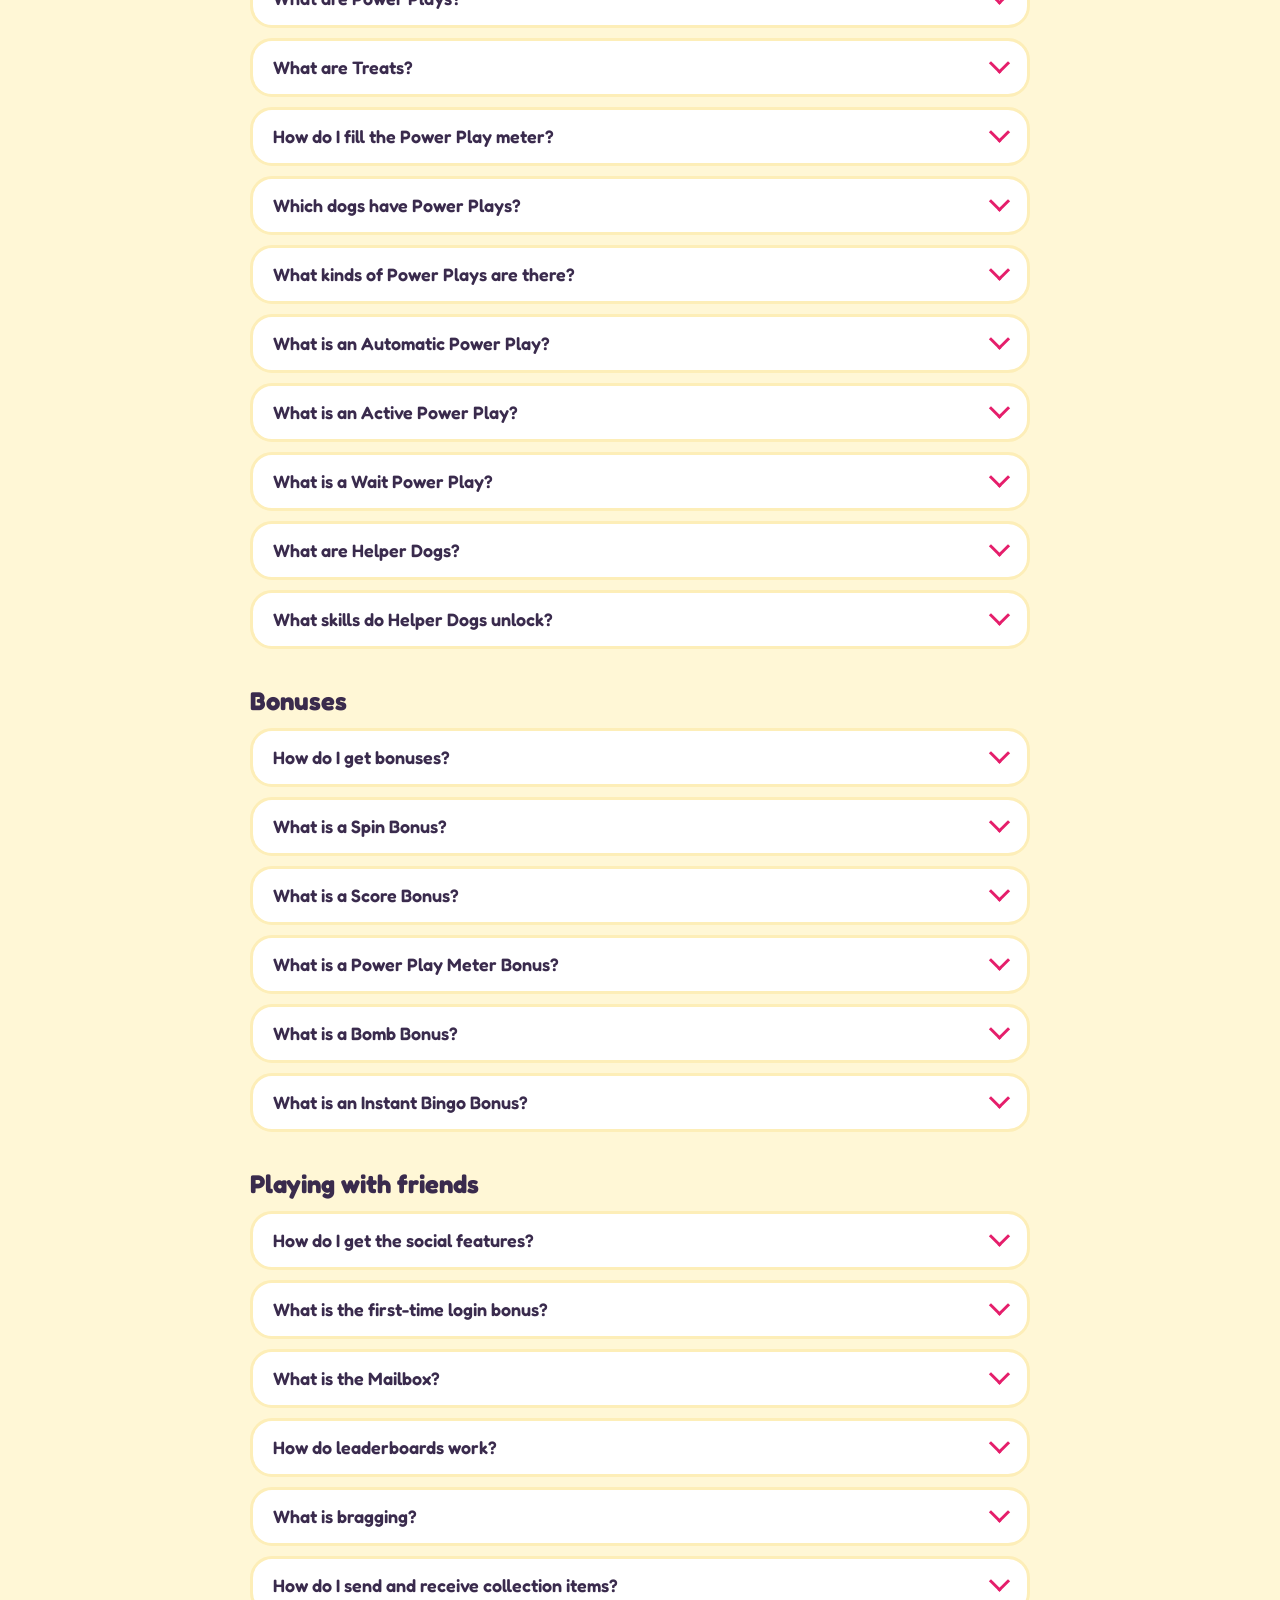
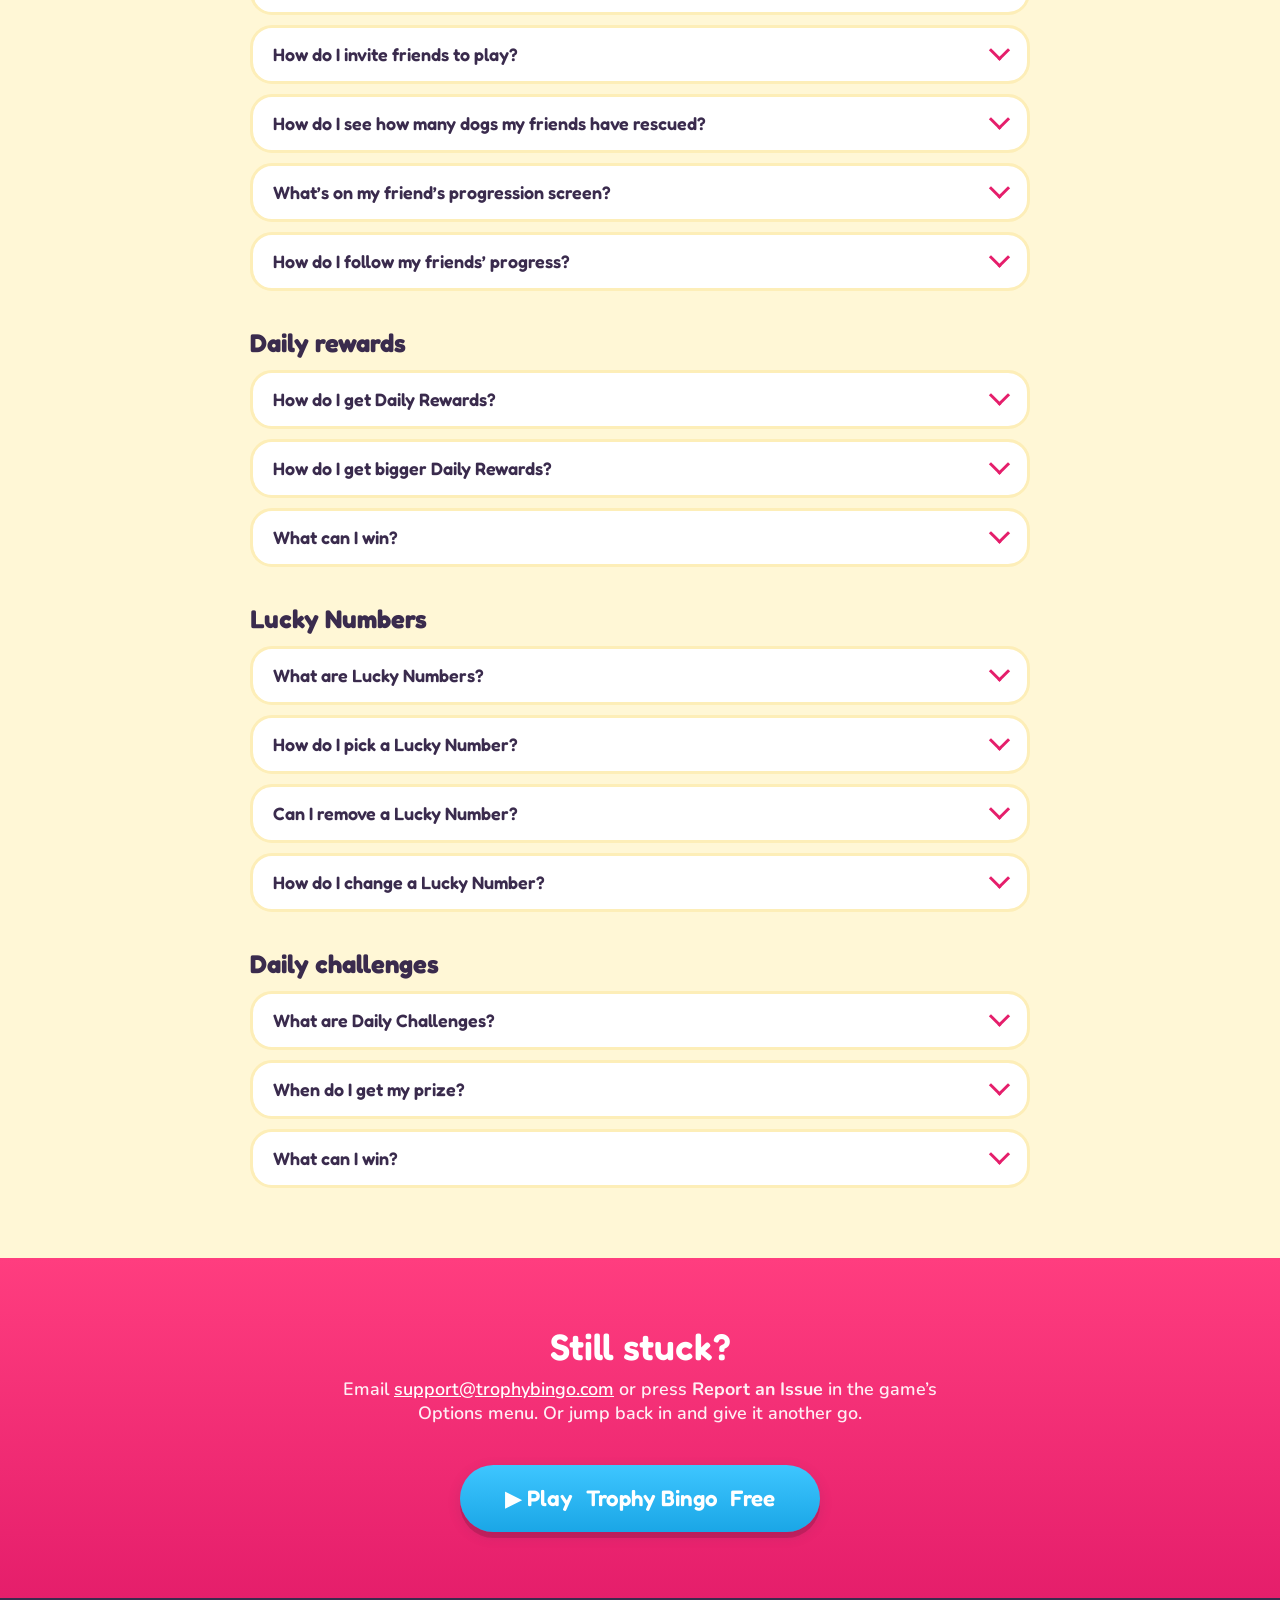
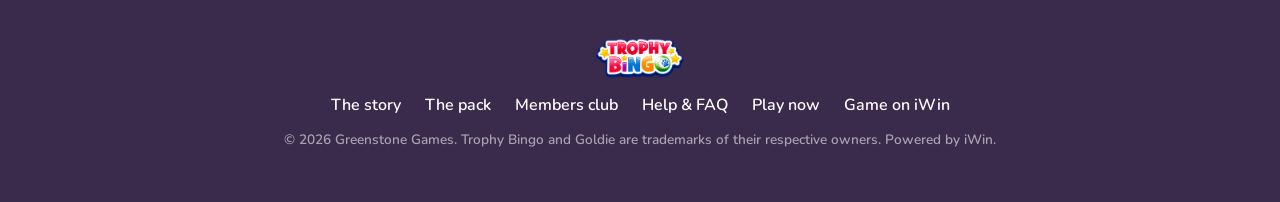
<file: trophybingo/help/index.html>
<!doctype html>
<html lang="en">
<head>
  <meta charset="utf-8">
  <meta name="viewport" content="width=device-width, initial-scale=1">
  <title>Trophy Bingo Help &amp; FAQ</title>
  <meta name="description" content="Power Plays, blockers, collections, Lucky Numbers and everything else you need to win at Trophy Bingo, plus how to reach support.">
  <link rel="icon" type="image/png" href="/assets/favicon.png">
  <link rel="apple-touch-icon" href="/assets/favicon.png">
  <link rel="canonical" href="https://greenstone.games/trophybingo/help/">
  <meta property="og:type" content="website">
  <meta property="og:title" content="Trophy Bingo Help &amp; FAQ">
  <meta property="og:description" content="Everything you need to win at Trophy Bingo.">
  <meta property="og:url" content="https://greenstone.games/trophybingo/help/">
  <meta property="og:image" content="https://greenstone.games/assets/tile.png">
  <link rel="preconnect" href="https://fonts.googleapis.com">
  <link rel="preconnect" href="https://fonts.gstatic.com" crossorigin>
  <link href="https://fonts.googleapis.com/css2?family=Fredoka:wght@400;500;600;700&family=Nunito:wght@600;700;800&display=swap" rel="stylesheet">
  <link rel="stylesheet" href="/styles.css">
</head>
<body class="help-page">

  <!-- ===== Header ===== -->
  <header class="site-header">
    <div class="wrap">
      <a class="brand" href="/trophybingo/" aria-label="Trophy Bingo home">
        <img src="/assets/logo.png" alt="Trophy Bingo" width="438" height="198">
      </a>
      <nav class="nav" aria-label="Main">
        <a class="navlink hide-mobile" href="/trophybingo/#story">The story</a>
        <a class="navlink hide-mobile" href="/trophybingo/#pack">The pack</a>
        <a class="navlink hide-mobile" href="/trophybingo/#club">Members club</a>
        <a class="navlink hide-mobile" href="/trophybingo/help/" aria-current="page">Help</a>
        <a class="btn btn--sky js-play hide-mobile" href="https://iwin.com/free-games/play/trophy-bingo" target="_blank" rel="noopener">Play Free ↗</a>
        <button class="menu-btn" type="button" aria-label="Menu" aria-expanded="false" aria-controls="menu">
          <span></span><span></span><span></span>
        </button>
      </nav>
    </div>
    <div class="menu" id="menu" hidden>
      <a href="/trophybingo/#story">The story</a>
      <a href="/trophybingo/#pack">The pack</a>
      <a href="/trophybingo/#club">Members club</a>
      <a href="/trophybingo/help/">Help</a>
      <a class="btn btn--big js-play" href="https://iwin.com/free-games/play/trophy-bingo" target="_blank" rel="noopener">▶ Play Free on iWin</a>
    </div>
  </header>

  <main id="top">
    <section class="help-hero">
      <div class="wrap">
        <img class="help-hero__goldie" src="/assets/story/goldie.png" alt="">
        <h1>Need a hand on the way to the win?</h1>
        <p class="lead">Power Plays, blockers, collections and the rest of the tricks for your bingo adventure, all in one place.</p>
        <label class="faq-search">
          <span class="sr">Search the help</span>
          <svg viewBox="0 0 24 24" aria-hidden="true"><circle cx="11" cy="11" r="7"/><path d="m21 21-4.3-4.3"/></svg>
          <input type="search" placeholder="Search: blockers, Chester, diamonds…" autocomplete="off">
        </label>
        <nav class="faq-chips" aria-label="Help topics"><a href="#hot-topics">Hot topics</a><a href="#basics">The basics</a><a href="#troubleshooting">Troubleshooting</a><a href="#blockers">Blockers</a><a href="#collections">Collections</a><a href="#power-plays">Power Plays and skills</a><a href="#bonuses">Bonuses</a><a href="#social">Playing with friends</a><a href="#daily-rewards">Daily rewards</a><a href="#lucky-numbers">Lucky Numbers</a><a href="#daily-challenges">Daily challenges</a></nav>
      </div>
    </section>

    <div class="wrap faq">
      <p class="faq__empty" hidden>No answers match that. Try another word, or email <a href="mailto:support@trophybingo.com">support@trophybingo.com</a>.</p>
      <section class="faq__group" id="hot-topics" aria-labelledby="hot-topics-h">
        <h2 id="hot-topics-h">Hot topics</h2>
        <details class="faq__item" id="save-progress">
          <summary>How do I save my progress?</summary>
          <div class="faq__answer"><span class="soon">Coming soon</span><p>A brand-new way to keep your progress safe is on its way. We’ll post the details right here the moment it’s live.</p></div>
        </details>
        <details class="faq__item" id="android-performance">
          <summary>How do I get the best performance on an Android phone or tablet?</summary>
          <div class="faq__answer"><p>If <span class="nb">Trophy Bingo</span> is lagging or stuttering, give your device a little room to breathe:</p><ul><li>Close apps you’re not using. Go to <b>Settings &gt; Apps</b>, tap an app you want to stop and choose <b>Force stop</b>.</li><li>Free up storage by uninstalling apps you no longer need, or by moving photos and videos off your device.</li><li>Keep Android up to date. Go to <b>Settings &gt; About</b> and check for software updates.</li></ul><p>Menus differ from one Android device to the next, so the exact steps on yours may look a little different.</p></div>
        </details>
        <details class="faq__item" id="apple-performance">
          <summary>How do I get the best performance on an iPhone or iPad?</summary>
          <div class="faq__answer"><p>Lag, crashes and stutters usually come down to free memory or storage. Try these:</p><ol><li>Restart your device, then open <span class="nb">Trophy Bingo</span> again.</li><li>Close apps running in the background. Swipe up from the bottom of the screen and pause (or double-press the Home button on older devices), then swipe the apps away.</li><li>Check your storage in <b>Settings &gt; General &gt; iPhone Storage</b> (or iPad Storage).</li><li>Clear space by removing apps you don’t use. Touch and hold an app, then tap <b>Remove App</b>.</li></ol></div>
        </details>
        <details class="faq__item" id="hot-topics--how-do-i-contact-support">
          <summary>How do I contact support?</summary>
          <div class="faq__answer"><p>Got a question this page doesn’t answer? Email us at <a href="mailto:support@trophybingo.com">support@trophybingo.com</a>.</p><p>Having trouble in the game itself? Open the <b>Options</b> menu, press <b>Report an Issue</b> and tell us what happened. We’ll help you ASAP.</p></div>
        </details>
      </section>
      <section class="faq__group" id="basics" aria-labelledby="basics-h">
        <h2 id="basics-h">The basics</h2>
        <details class="faq__item" id="basics--whats-the-story">
          <summary>What’s the story?</summary>
          <div class="faq__answer"><p>Goldie, a charming golden retriever, and her four-pawed pals were living the good life until Earnest Getmyway, the Trophy Hunter, came to town. His new obsession: snaring one of every dog breed for his collection.</p><p>Team up with Goldie to find her friends and set them free. Every level you win earns you an item that brings you one step closer to rescuing a captured dog. Collect the set, free the dog, and band together to save the rest.</p><p>Your mission:</p><ul><li>Play bingo or spin the Wheel to unlock new dogs and Chapters.</li><li>Gather each dog’s collection items to rescue it.</li><li>Rescue the special dogs whose Power Plays help you win levels.</li></ul><p>Meet every pup in <a href="/trophybingo/#pack">the pack</a>.</p></div>
        </details>
        <details class="faq__item" id="basics--how-do-i-pick-a-level">
          <summary>How do I pick a level?</summary>
          <div class="faq__answer"><p>Head to the <span class="nb">Trophy Bingo</span> world map and tap any level you’ve unlocked.</p></div>
        </details>
        <details class="faq__item" id="basics--how-do-i-choose-my-power-plays">
          <summary>How do I choose my Power Plays?</summary>
          <div class="faq__answer"><p>After you choose a level, you pick your Dog Team: the Power Play dogs you’ve rescued and want to bring into that game.</p></div>
        </details>
        <details class="faq__item" id="basics--how-do-i-play-bingo">
          <summary>How do I play bingo?</summary>
          <div class="faq__answer"><p><span class="nb">Trophy Bingo</span> follows the standard rules of bingo.</p><p>Each card has 25 squares in five rows and five columns, headed B-I-N-G-O, with numbers from 1 to 75. The centre square is free and already daubed. Balls are called in the middle of the screen, each with a letter and a number (G20, I15, N75 and so on). Daub every square on your card that matches a called ball.</p><p>Score a BINGO by daubing all four corners, or a full line of five across, down or diagonally.</p></div>
        </details>
        <details class="faq__item" id="basics--how-do-i-call-bingo">
          <summary>How do I call bingo?</summary>
          <div class="faq__answer"><p>Press the BINGO button at the bottom of the card once you’ve met the requirements. Call too early (a Bad Bingo) and Chester the cat pops up on your card to tease you. That’s the only penalty.</p></div>
        </details>
        <details class="faq__item" id="basics--how-many-cards-can-i-play-with">
          <summary>How many cards can I play with?</summary>
          <div class="faq__answer"><p>Two or four cards on a tablet, one or two on a phone.</p></div>
        </details>
        <details class="faq__item" id="basics--what-are-pattern-bingos">
          <summary>What are Pattern Bingos?</summary>
          <div class="faq__answer"><p>In Pattern Bingo levels, you daub the pattern’s shape on your card to claim the bingo.</p></div>
        </details>
        <details class="faq__item" id="basics--what-are-bingo-combos">
          <summary>What are Bingo Combos?</summary>
          <div class="faq__answer"><p>Combo objectives ask you to call bingos that overlap. A Double Combo, for example, means two bingos that cross on the same card.</p></div>
        </details>
        <details class="faq__item" id="basics--what-is-the-mystery-ball">
          <summary>What is the Mystery Ball?</summary>
          <div class="faq__answer"><p>A special ball that turns up during a level. Tap it to release bonuses onto your cards, then daub them to set them off.</p></div>
        </details>
        <details class="faq__item" id="basics--what-is-the-wheel">
          <summary>What is the Wheel?</summary>
          <div class="faq__answer"><p>Spin the Wheel to snatch more dogs back from Earnest Getmyway. It appears after you win a level, and spinning it can find and unlock specific dogs. Once a dog is unlocked, spin its own wheel to grab the collection items you need to rescue it. Keep an eye out for the special Premium Wheel during limited-time events.</p></div>
        </details>
        <details class="faq__item" id="basics--what-are-diamonds-for">
          <summary>What are diamonds for?</summary>
          <div class="faq__answer"><p>Spend diamonds to:</p><ul><li>Buy more bingo cards.</li><li>Buy more Treats.</li><li>Buy collection items.</li><li>Spin the Wheel for collection items, or to find a dog.</li><li>Buy extra bingos when you run out in a level and want to keep playing.</li></ul></div>
        </details>
        <details class="faq__item" id="basics--how-many-chapters-are-there">
          <summary>How many Chapters are there?</summary>
          <div class="faq__answer"><p>The adventure runs across six Chapters of 20 levels each. Play them all to see everything <span class="nb">Trophy Bingo</span> has to offer.</p></div>
        </details>
      </section>
      <section class="faq__group" id="troubleshooting" aria-labelledby="troubleshooting-h">
        <h2 id="troubleshooting-h">Troubleshooting</h2>
        <details class="faq__item" id="troubleshooting--why-cant-i-play-four-cards-on-my-phone">
          <summary>Why can’t I play four cards on my phone?</summary>
          <div class="faq__answer"><p>Phone screens are too small for four, so phones top out at two. When you choose a level you can pick one or two cards on a phone, or two or four on a tablet.</p></div>
        </details>
        <details class="faq__item" id="troubleshooting--the-game-keeps-crashing-on-my-android-device">
          <summary>The game keeps crashing on my Android device.</summary>
          <div class="faq__answer"><p>Make sure <span class="nb">Trophy Bingo</span> is the only app running. The steps for closing apps and freeing up memory are in <a href="#android-performance">Hot topics</a>.</p></div>
        </details>
        <details class="faq__item" id="troubleshooting--the-game-keeps-crashing-on-my-iphone-or-ipad">
          <summary>The game keeps crashing on my iPhone or iPad.</summary>
          <div class="faq__answer"><p>Make sure <span class="nb">Trophy Bingo</span> is the only app running. The steps for closing apps and freeing up memory are in <a href="#apple-performance">Hot topics</a>.</p></div>
        </details>
        <details class="faq__item" id="troubleshooting--i-cant-beat-this-level-what-am-i-doing-wrong">
          <summary>I can’t beat this level. What am I doing wrong?</summary>
          <div class="faq__answer"><p>Check you’re completing every objective: many levels need a combo or a pattern to win. Make sure you’re not calling Bad Bingos, that every number you’ve daubed has actually been called, and that you’ve cleared any blockers in your way. See <a href="#blockers">Blockers</a> for how.</p></div>
        </details>
        <details class="faq__item" id="troubleshooting--i-paid-for-something-and-never-got-it">
          <summary>I paid for something and never got it!</summary>
          <div class="faq__answer"><p>Oh no! Press the <b>Report an Issue</b> button in the game’s <b>Options</b> menu and tell us the date of purchase, what you bought and how much it cost. You can also email <a href="mailto:support@trophybingo.com">support@trophybingo.com</a>. We’ll sort it ASAP.</p></div>
        </details>
        <details class="faq__item" id="troubleshooting--i-got-a-bad-bingo-what-does-that-mean">
          <summary>I got a Bad Bingo. What does that mean?</summary>
          <div class="faq__answer"><p>You pressed BINGO before you’d met the requirements, so sneaky Chester shows up on your card to taunt you. There’s no other penalty. Double-check you’ve daubed the right numbers and cleared any blockers, then go again.</p></div>
        </details>
      </section>
      <section class="faq__group" id="blockers" aria-labelledby="blockers-h">
        <h2 id="blockers-h">Blockers</h2>
        <details class="faq__item" id="blockers--what-are-blockers">
          <summary>What are blockers?</summary>
          <div class="faq__answer"><p>Chester, Earnest’s trusty sidekick, will do anything to help his master. He throws blockers onto your cards to slow you down. Clear a blocker when its number is called.</p></div>
        </details>
        <details class="faq__item" id="blockers--what-kinds-of-blockers-are-there">
          <summary>What kinds of blockers are there?</summary>
          <div class="faq__answer"><p>Six: Sand, Mud, Grass, Ice, Tennis Balls and Discs.</p></div>
        </details>
        <details class="faq__item" id="blockers--how-do-i-clear-sand-mud-grass-and-ice">
          <summary>How do I clear Sand, Mud, Grass and Ice?</summary>
          <div class="faq__answer"><p>Daub any square next to it.</p></div>
        </details>
        <details class="faq__item" id="blockers--how-do-i-clear-tennis-balls">
          <summary>How do I clear Tennis Balls?</summary>
          <div class="faq__answer"><p>Daub the tennis ball itself.</p></div>
        </details>
        <details class="faq__item" id="blockers--how-do-i-clear-discs">
          <summary>How do I clear Discs?</summary>
          <div class="faq__answer"><p>Discs are the toughest. Each daub knocks the disc to another square on your card and makes it a little flimsier. The final daub clears it for good.</p></div>
        </details>
      </section>
      <section class="faq__group" id="collections" aria-labelledby="collections-h">
        <h2 id="collections-h">Collections</h2>
        <details class="faq__item" id="collections--what-are-collection-items">
          <summary>What are collection items?</summary>
          <div class="faq__answer"><p>Every dog has its own set of collection items, and you need the full set to rescue it. Find the dog first to reveal which items it needs.</p></div>
        </details>
        <details class="faq__item" id="collections--what-happens-when-i-complete-a-collection">
          <summary>What happens when I complete a collection?</summary>
          <div class="faq__answer"><p>You free the dog, and its ability joins your team to help you win.</p></div>
        </details>
        <details class="faq__item" id="collections--how-do-i-get-collection-items">
          <summary>How do I get collection items?</summary>
          <div class="faq__answer"><ul><li>Earn three stars on a level.</li><li>Win them on the Wheel.</li><li>Ask your friends, and receive them as gifts.</li></ul></div>
        </details>
      </section>
      <section class="faq__group" id="power-plays" aria-labelledby="power-plays-h">
        <h2 id="power-plays-h">Power Plays and skills</h2>
        <details class="faq__item" id="power-plays--what-are-power-plays">
          <summary>What are Power Plays?</summary>
          <div class="faq__answer"><p><span class="nb">Trophy Bingo</span> is bingo with a twist. Every dog you rescue brings a Power Play or a special skill to help you win. Build your perfect Dog Team before each level.</p></div>
        </details>
        <details class="faq__item" id="power-plays--what-are-treats">
          <summary>What are Treats?</summary>
          <div class="faq__answer"><p>Treats fire your Power Plays. Fill the Power Play meter, then feed your dog a Treat to unleash its Power Play.</p></div>
        </details>
        <details class="faq__item" id="power-plays--how-do-i-fill-the-power-play-meter">
          <summary>How do I fill the Power Play meter?</summary>
          <div class="faq__answer"><p>Daub squares. Every successful daub fills it up.</p></div>
        </details>
        <details class="faq__item" id="power-plays--which-dogs-have-power-plays">
          <summary>Which dogs have Power Plays?</summary>
          <div class="faq__answer"><p>Thirteen Super Dogs have Power Plays, and they make up the Dog Team you take into each level. See who does what in <a href="/trophybingo/#pack">the pack</a>.</p></div>
        </details>
        <details class="faq__item" id="power-plays--what-kinds-of-power-plays-are-there">
          <summary>What kinds of Power Plays are there?</summary>
          <div class="faq__answer"><p>Three: Automatic, Active and Wait.</p></div>
        </details>
        <details class="faq__item" id="power-plays--what-is-an-automatic-power-play">
          <summary>What is an Automatic Power Play?</summary>
          <div class="faq__answer"><p>It fires the moment you tap the Power Play icon.</p></div>
        </details>
        <details class="faq__item" id="power-plays--what-is-an-active-power-play">
          <summary>What is an Active Power Play?</summary>
          <div class="faq__answer"><p>You choose a card or a square to use it on.</p></div>
        </details>
        <details class="faq__item" id="power-plays--what-is-a-wait-power-play">
          <summary>What is a Wait Power Play?</summary>
          <div class="faq__answer"><p>It marks a square. Daub that square to collect the Power Play’s reward.</p></div>
        </details>
        <details class="faq__item" id="power-plays--what-are-helper-dogs">
          <summary>What are Helper Dogs?</summary>
          <div class="faq__answer"><p>Eleven Helper Dogs each bring a special skill to help you along. Rescue them to unlock their skills.</p></div>
        </details>
        <details class="faq__item" id="power-plays--what-skills-do-helper-dogs-unlock">
          <summary>What skills do Helper Dogs unlock?</summary>
          <div class="faq__answer"><p>Extra slots for your Dog Team, all kinds of score boosts, the chance to start a level with a free daub or bonus on your card, and plenty more.</p></div>
        </details>
      </section>
      <section class="faq__group" id="bonuses" aria-labelledby="bonuses-h">
        <h2 id="bonuses-h">Bonuses</h2>
        <details class="faq__item" id="bonuses--how-do-i-get-bonuses">
          <summary>How do I get bonuses?</summary>
          <div class="faq__answer"><p>Mostly from the Mystery Ball. Rescued Helper Dogs (the dogs without Power Plays) can also give you a bonus at the start of a round, and a Bonus Bingo purchase comes with extras.</p></div>
        </details>
        <details class="faq__item" id="bonuses--what-is-a-spin-bonus">
          <summary>What is a Spin Bonus?</summary>
          <div class="faq__answer"><p>Daub it for free spins on the Wheel.</p></div>
        </details>
        <details class="faq__item" id="bonuses--what-is-a-score-bonus">
          <summary>What is a Score Bonus?</summary>
          <div class="faq__answer"><p>Daub it for 100 extra points.</p></div>
        </details>
        <details class="faq__item" id="bonuses--what-is-a-power-play-meter-bonus">
          <summary>What is a Power Play Meter Bonus?</summary>
          <div class="faq__answer"><p>Daub it to fill your Power Play meter instantly, ready to use.</p></div>
        </details>
        <details class="faq__item" id="bonuses--what-is-a-bomb-bonus">
          <summary>What is a Bomb Bonus?</summary>
          <div class="faq__answer"><p>Bombs come from Power Plays, not the Mystery Ball. A bomb lands on a random square, and daubing it sets off an explosion that daubs every square around it.</p></div>
        </details>
        <details class="faq__item" id="bonuses--what-is-an-instant-bingo-bonus">
          <summary>What is an Instant Bingo Bonus?</summary>
          <div class="faq__answer"><p>Also a Power Play bonus rather than a Mystery Ball one. Daub it and you get a bingo on the spot.</p></div>
        </details>
      </section>
      <section class="faq__group" id="social" aria-labelledby="social-h">
        <h2 id="social-h">Playing with friends</h2>
        <details class="faq__item" id="social--how-do-i-get-the-social-features">
          <summary>How do I get the social features?</summary>
          <div class="faq__answer"><p>Log in to <span class="nb">Trophy Bingo</span> with Facebook.</p></div>
        </details>
        <details class="faq__item" id="social--what-is-the-first-time-login-bonus">
          <summary>What is the first-time login bonus?</summary>
          <div class="faq__answer"><p>Log in with Facebook for the first time and we’ll give you 50 diamonds.</p></div>
        </details>
        <details class="faq__item" id="social--what-is-the-mailbox">
          <summary>What is the Mailbox?</summary>
          <div class="faq__answer"><p>Where gifts, requests and challenges from other players land. A badge shows how many new messages are waiting. From the Mailbox you can:</p><ul><li><b>Receive a gift:</b> accept it and send a gift of Treats back, or delete and ignore it.</li><li><b>Receive a request for help:</b> send help to your friend, or delete and ignore it.</li></ul></div>
        </details>
        <details class="faq__item" id="social--how-do-leaderboards-work">
          <summary>How do leaderboards work?</summary>
          <div class="faq__answer"><p>Every level has its own leaderboard, so you can see how your score stacks up against your friends.</p></div>
        </details>
        <details class="faq__item" id="social--what-is-bragging">
          <summary>What is bragging?</summary>
          <div class="faq__answer"><p>Beat a friend’s score on a level and you can brag about it. Send it off and see if they can top you.</p></div>
        </details>
        <details class="faq__item" id="social--how-do-i-send-and-receive-collection-items">
          <summary>How do I send and receive collection items?</summary>
          <div class="faq__answer"><p>Help your friends finish their collections faster by gifting items. Tap a dog on your <b>My Dogs</b> screen to see which items you can gift, then tap an item to send it. You need more than one of an item to gift it.</p><p>You can also request items for your own collections from the Collections Wheel screen or the My Dogs screen: pick the item and choose <b>Request</b>. You’ll need to be logged in to Facebook with friends on your list.</p></div>
        </details>
        <details class="faq__item" id="social--how-do-i-invite-friends-to-play">
          <summary>How do I invite friends to play?</summary>
          <div class="faq__answer"><p>Use the <b>Invite</b> button on the Social screen or on the leaderboards before and after a game to bring up your Facebook friends. You can invite each friend once. You’ll need to be connected to Facebook.</p></div>
        </details>
        <details class="faq__item" id="social--how-do-i-see-how-many-dogs-my-friends-have-rescued">
          <summary>How do I see how many dogs my friends have rescued?</summary>
          <div class="faq__answer"><p>Tap a friend’s profile picture on the main map, or use the Social button, to see the dogs they’ve rescued.</p></div>
        </details>
        <details class="faq__item" id="social--whats-on-my-friends-progression-screen">
          <summary>What’s on my friend’s progression screen?</summary>
          <div class="faq__answer"><ul><li>How many dogs they’ve rescued.</li><li>Which level they’re on.</li><li>How many bingos they’ve called.</li><li>Their latest Dog Team.</li></ul></div>
        </details>
        <details class="faq__item" id="social--how-do-i-follow-my-friends-progress">
          <summary>How do I follow my friends’ progress?</summary>
          <div class="faq__answer"><p>Once you’re logged in, friends who play <span class="nb">Trophy Bingo</span> with Facebook show up on the map, with their profile picture next to the level they’ve reached.</p></div>
        </details>
      </section>
      <section class="faq__group" id="daily-rewards" aria-labelledby="daily-rewards-h">
        <h2 id="daily-rewards-h">Daily rewards</h2>
        <details class="faq__item" id="daily-rewards--how-do-i-get-daily-rewards">
          <summary>How do I get Daily Rewards?</summary>
          <div class="faq__answer"><p>Play <span class="nb">Trophy Bingo</span> each day to collect a reward, and it grows with every day in a row you come back. The biggest prize lands on the last day, so keep your streak going.</p></div>
        </details>
        <details class="faq__item" id="daily-rewards--how-do-i-get-bigger-daily-rewards">
          <summary>How do I get bigger Daily Rewards?</summary>
          <div class="faq__answer"><p>The more of your friends who play <span class="nb">Trophy Bingo</span>, the bigger your reward. Invite them in to boost it.</p></div>
        </details>
        <details class="faq__item" id="daily-rewards--what-can-i-win">
          <summary>What can I win?</summary>
          <div class="faq__answer"><ul><li>Diamonds</li><li>Treats</li><li>Free spins on the Wheel</li></ul></div>
        </details>
      </section>
      <section class="faq__group" id="lucky-numbers" aria-labelledby="lucky-numbers-h">
        <h2 id="lucky-numbers-h">Lucky Numbers</h2>
        <details class="faq__item" id="lucky-numbers--what-are-lucky-numbers">
          <summary>What are Lucky Numbers?</summary>
          <div class="faq__answer"><p>Got a number that brings you luck? Buy it as a Lucky Number and it appears on your cards in every level. You choose the number, the card and the square.</p><p>You can’t put the same Lucky Number twice on one card (no two B1s), and Lucky Numbers are no more likely to be called than any other number.</p></div>
        </details>
        <details class="faq__item" id="lucky-numbers--how-do-i-pick-a-lucky-number">
          <summary>How do I pick a Lucky Number?</summary>
          <div class="faq__answer"><p>Tap the Lucky Number icon on the map. Choose the card, then the square, then the number you want.</p></div>
        </details>
        <details class="faq__item" id="lucky-numbers--can-i-remove-a-lucky-number">
          <summary>Can I remove a Lucky Number?</summary>
          <div class="faq__answer"><p>Yes, for free. The square goes back to a random number during play. Putting a Lucky Number back on that square costs more diamonds.</p></div>
        </details>
        <details class="faq__item" id="lucky-numbers--how-do-i-change-a-lucky-number">
          <summary>How do I change a Lucky Number?</summary>
          <div class="faq__answer"><p>Buy a new Lucky Number to replace the one on that square.</p></div>
        </details>
      </section>
      <section class="faq__group" id="daily-challenges" aria-labelledby="daily-challenges-h">
        <h2 id="daily-challenges-h">Daily challenges</h2>
        <details class="faq__item" id="daily-challenges--what-are-daily-challenges">
          <summary>What are Daily Challenges?</summary>
          <div class="faq__answer"><p>A brand-new set of bingo challenges every day. Finish the whole set before the next day to win the reward.</p></div>
        </details>
        <details class="faq__item" id="daily-challenges--when-do-i-get-my-prize">
          <summary>When do I get my prize?</summary>
          <div class="faq__answer"><p>As soon as you complete the challenge. Forget to claim it and it’ll be waiting when you log in the next day.</p></div>
        </details>
        <details class="faq__item" id="daily-challenges--what-can-i-win">
          <summary>What can I win?</summary>
          <div class="faq__answer"><p>Diamonds.</p></div>
        </details>
      </section>
    </div>

    <section class="section cta">
      <div class="wrap">
        <h2>Still stuck?</h2>
        <p class="lead">Email <a href="mailto:support@trophybingo.com" style="color:#fff">support@trophybingo.com</a> or press <b>Report an Issue</b> in the game’s Options menu. Or jump back in and give it another go.</p>
        <a class="btn btn--big btn--sky js-play" href="https://iwin.com/free-games/play/trophy-bingo" target="_blank" rel="noopener">▶ Play <span class="nb">Trophy Bingo</span> Free</a>
      </div>
    </section>
  </main>

  <!-- ===== Footer ===== -->
  <footer class="site-footer">
    <div class="wrap">
      <img src="/assets/logo.png" alt="Trophy Bingo">
      <div class="site-footer__links">
        <a href="/trophybingo/#story">The story</a>
        <a href="/trophybingo/#pack">The pack</a>
        <a href="/trophybingo/#club">Members club</a>
        <a href="/trophybingo/help/">Help &amp; FAQ</a>
        <a class="js-play" href="https://iwin.com/free-games/play/trophy-bingo" target="_blank" rel="noopener">Play now</a>
        <a href="https://iwin.com/games/trophy-bingo" target="_blank" rel="noopener">Game on iWin</a>
      </div>
      <p class="fine">© <span id="yr"></span> Greenstone Games. <span class="nb">Trophy Bingo</span> and Goldie are trademarks of their respective owners. Powered by iWin.</p>
    </div>
  </footer>

  <script>
    document.getElementById('yr').textContent = new Date().getFullYear();

    // Mobile menu
    (function () {
      var btn = document.querySelector('.menu-btn');
      var menu = document.getElementById('menu');
      function set(open) {
        menu.hidden = !open;
        btn.setAttribute('aria-expanded', open ? 'true' : 'false');
        document.querySelector('.site-header').classList.toggle('menu-open', open);
      }
      btn.addEventListener('click', function () { set(menu.hidden); });
      menu.querySelectorAll('a').forEach(function (a) { a.addEventListener('click', function () { set(false); }); });
      document.addEventListener('keydown', function (e) { if (e.key === 'Escape') set(false); });
    })();

    // Open the answer a link points at (e.g. /trophybingo/help/#blockers).
    function openFromHash() {
      var id = decodeURIComponent(location.hash.slice(1));
      if (!id) return;
      var el = document.getElementById(id);
      if (el && el.tagName === 'DETAILS') el.open = true;
    }
    window.addEventListener('hashchange', openFromHash);
    openFromHash();

    // Search: show only the questions and answers that match.
    (function () {
      var input = document.querySelector('.faq-search input');
      var items = [].slice.call(document.querySelectorAll('.faq__item'));
      var groups = [].slice.call(document.querySelectorAll('.faq__group'));
      var empty = document.querySelector('.faq__empty');
      input.addEventListener('input', function () {
        var q = input.value.trim().toLowerCase();
        var hits = 0;
        items.forEach(function (it) {
          var match = !q || it.textContent.toLowerCase().indexOf(q) !== -1;
          it.hidden = !match;
          if (q) it.open = match;
          if (match) hits++;
        });
        groups.forEach(function (g) { g.hidden = !g.querySelector('.faq__item:not([hidden])'); });
        empty.hidden = hits > 0;
        if (!q) items.forEach(function (it) { it.open = false; });
      });
    })();

    // Forward ad tracking params on to iWin.
    (function () {
      var qs = window.location.search;
      if (qs && qs.length > 1) {
        document.querySelectorAll('a[href^="https://iwin.com"]').forEach(function (a) {
          a.href += (a.href.indexOf('?') === -1 ? '?' : '&') + qs.slice(1);
        });
      }
    })();
  </script>
</body>
</html>
</file>
<file: styles.css>
/* Trophy Bingo — landing page styles
   Candy / playful brand matching the Trophy Bingo wordmark.
   Plain CSS, no build step. Edit freely. */

:root {
  --pink:        #ff3d7f;
  --pink-deep:   #e51e6b;
  --pink-soft:   #ffd7e6;
  --cream:       #fff7d6;
  --cream-deep:  #fdeeb8;
  --yellow:      #ffd23f;
  --sky:         #3ec6ff;
  --sky-deep:    #1aa6e6;
  --grass:       #6cc24a;
  --purple:      #9b5de5;
  --ink:         #3a2b4d;
  --ink-soft:    #6b5b7a;
  --white:       #ffffff;
  --shadow:      0 12px 34px rgba(58,43,77,.18);
  --shadow-sm:   0 4px 14px rgba(58,43,77,.14);
  --radius:      22px;
  --radius-lg:   32px;
  --maxw:        1160px;
  --font-head:   "Fredoka", system-ui, sans-serif;
  --font-body:   "Nunito", system-ui, sans-serif;
}

* { box-sizing: border-box; }

html { scroll-behavior: smooth; }

body {
  margin: 0;
  font-family: var(--font-body);
  color: var(--ink);
  background: var(--cream);
  -webkit-font-smoothing: antialiased;
  text-rendering: optimizeLegibility;
}

img { max-width: 100%; display: block; }

a { color: var(--pink-deep); }

.wrap { width: 100%; max-width: var(--maxw); margin: 0 auto; padding: 0 20px; }

/* ---------- Buttons ---------- */
.btn {
  --btn-bg: var(--pink);
  --btn-bg2: var(--pink-deep);
  display: inline-flex;
  align-items: center;
  gap: .55em;
  font-family: var(--font-head);
  font-weight: 600;
  font-size: 1.05rem;
  line-height: 1;
  color: #fff;
  text-decoration: none;
  padding: .85em 1.5em;
  border: 0;
  border-radius: 999px;
  cursor: pointer;
  background: linear-gradient(180deg, var(--btn-bg), var(--btn-bg2));
  box-shadow: 0 6px 0 rgba(0,0,0,.14), var(--shadow-sm);
  transition: transform .08s ease, box-shadow .08s ease, filter .15s ease;
  white-space: nowrap;
}
.btn:hover { filter: brightness(1.05); transform: translateY(-1px); }
.btn:active { transform: translateY(3px); box-shadow: 0 3px 0 rgba(0,0,0,.14), var(--shadow-sm); }
.btn--big { font-size: 1.4rem; padding: 1em 2em; }
@media (max-width: 400px) { .btn--big { padding: .95em 1.4em; } }
.btn--sky  { --btn-bg: var(--sky); --btn-bg2: var(--sky-deep); }
.btn--ghost {
  color: var(--pink-deep);
  background: #fff;
  box-shadow: inset 0 0 0 2px var(--pink-soft), var(--shadow-sm);
}
.btn--ghost:hover { background: #fff; }

/* ---------- Header ---------- */
.site-header {
  position: sticky;
  top: 0;
  z-index: 50;
  background: rgba(255,247,214,.92);
  backdrop-filter: blur(8px);
  border-bottom: 3px solid var(--cream-deep);
}
.site-header .wrap {
  max-width: 1040px;
  display: flex;
  align-items: center;
  justify-content: space-between;
  gap: 16px;
  min-height: 104px;
}
.brand { display: block; padding: 8px 0; flex-shrink: 0; }
.brand img { height: 88px; width: auto; }
.nav { display: flex; align-items: center; gap: 22px; }

/* "Relaunched!" flash beside the logo: the pill from the relaunch cover art. */
.flash {
  margin-right: auto;
  font-family: var(--font-head);
  font-weight: 700;
  font-size: .9rem;
  line-height: 1;
  letter-spacing: .03em;
  text-transform: uppercase;
  white-space: nowrap;
  color: #fff;
  padding: .5em 1em .55em;
  background: linear-gradient(180deg, #ff7aa2 0%, #f23d73 55%, #d6225b 100%);
  border: 3px solid #fff;
  border-radius: 999px;
  box-shadow: 0 0 0 2.5px #24358a, 0 5px 0 2px #24358a, inset 0 2px 0 rgba(255,255,255,.35);
  text-shadow: 0 1px 0 rgba(120,0,40,.35);
  transform: rotate(-5deg);
}
/* Narrowest full-nav widths: the nav needs the room, so the flash steps aside. */
@media (min-width: 920px) and (max-width: 1039px) {
  .flash { display: none; }
  .brand { margin-right: auto; }
}
@media (max-width: 919px) {
  .flash { font-size: .82rem; padding: .45em .85em .5em; border-width: 2.5px; }
}
@media (max-width: 420px) {
  .brand img { height: 70px; }
  .flash { font-size: .72rem; padding: .42em .75em .46em; }
}
@media (max-width: 339px) {
  .flash { display: none; }
}
.nav a.navlink {
  font-family: var(--font-head);
  font-weight: 600;
  color: var(--ink);
  text-decoration: none;
  font-size: 1.25rem;
  white-space: nowrap;
}
.nav a.navlink:hover { color: var(--pink-deep); }

/* ---------- Hero ---------- */
/* The gameplay video fills the first screen; copy and the Play button sit on it. */
/* The video sits in a 16:9 frame that always fits the first screen, so it is
   never cropped. Wider screens get soft side bars from a blurred still. */
.hero {
  position: relative;
  overflow: hidden;
  isolation: isolate;
  background: var(--ink);
}
.hero::before {
  content: "";
  position: absolute;
  inset: -40px;
  z-index: -3;
  background: url("/assets/hero.png") center / cover no-repeat;
  filter: blur(28px) saturate(1.1) brightness(.7);
}
.hero__frame {
  position: relative;
  isolation: isolate;
  width: min(100%, calc((100vh - 107px) * 16 / 9));
  width: min(100%, calc((100svh - 107px) * 16 / 9));
  aspect-ratio: 16 / 9;
  margin: 0 auto;
  display: flex;
  align-items: center;
  overflow: hidden;
  box-shadow: 0 0 60px rgba(0,0,0,.35);
}
.hero__video, .hero__scrim {
  position: absolute;
  inset: 0;
  width: 100%;
  height: 100%;
  z-index: -2;
}
.hero__video { object-fit: cover; }
.hero__scrim {
  z-index: -1;
  background:
    radial-gradient(120% 90% at 50% 0%, rgba(255,61,127,.18), transparent 60%),
    linear-gradient(180deg, rgba(58,43,77,.22), rgba(58,43,77,.42));
}
.hero__inner { text-align: center; color: #fff; }
/* The whole video is a Play link; the copy on top lets clicks through to it. */
.hero__hit { position: absolute; inset: 0; z-index: 0; }
.hero__inner { position: relative; z-index: 1; pointer-events: none; }
.hero__inner a { pointer-events: auto; }
.hero__tag {
  display: inline-flex;
  align-items: center;
  gap: .5em;
  background: var(--yellow);
  color: var(--ink);
  font-family: var(--font-head);
  font-weight: 600;
  padding: .4em 1em;
  border-radius: 999px;
  box-shadow: var(--shadow-sm);
  margin-bottom: 18px;
  font-size: .95rem;
}
.hero h1 {
  font-family: var(--font-head);
  font-weight: 600;
  font-size: clamp(1.6rem, min(4.6vw, 5.4vh), 3.1rem);
  line-height: 1.08;
  margin: 0 auto 10px;
  max-width: 16ch;
  text-shadow: 0 3px 0 rgba(0,0,0,.22), 0 2px 18px rgba(0,0,0,.45);
}
.hero p.sub {
  font-size: clamp(.98rem, min(2.2vw, 2.4vh), 1.35rem);
  font-weight: 600;
  margin: 0 auto 24px;
  max-width: 42ch;
  text-shadow: 0 2px 6px rgba(0,0,0,.6), 0 0 18px rgba(0,0,0,.4);
}
.hero__inner .btn--big { margin-top: 8px; }

/* ---------- Sections ---------- */
.section { padding: 66px 0; }
.section h2 {
  font-family: var(--font-head);
  font-weight: 600;
  font-size: clamp(1.6rem, 3.5vw, 2.3rem);
  text-align: center;
  margin: 0 0 8px;
  color: var(--pink-deep);
}
.section .lead {
  text-align: center;
  max-width: 60ch;
  margin: 0 auto 40px;
  font-size: 1.12rem;
  font-weight: 600;
  color: var(--ink-soft);
}

/* Features */
.features {
  display: grid;
  grid-template-columns: repeat(auto-fit, minmax(220px, 1fr));
  gap: 22px;
}
.feature {
  background: #fff;
  border-radius: var(--radius);
  padding: 26px 24px;
  box-shadow: var(--shadow-sm);
  border: 3px solid var(--cream-deep);
  text-align: center;
}
.feature .emoji { font-size: 2.4rem; line-height: 1; }
.feature h3 { font-family: var(--font-head); font-weight: 600; margin: 12px 0 6px; font-size: 1.25rem; color: var(--ink); }
.feature p { margin: 0; color: var(--ink-soft); font-weight: 600; }

/* Screenshots */
.shots-section { background: linear-gradient(180deg, var(--pink-soft), var(--cream)); }
.gallery { position: relative; }
.shots {
  display: flex;
  gap: 18px;
  overflow-x: auto;
  scroll-snap-type: x mandatory;
  scroll-padding-inline: 4px;
  padding: 6px 4px 22px;
  -webkit-overflow-scrolling: touch;
  scrollbar-width: none;
}
.shots img {
  flex: 0 0 min(86%, 760px);
  width: min(86%, 760px);
  height: auto;
  aspect-ratio: 16 / 9;
  object-fit: cover;
  border-radius: var(--radius);
  box-shadow: var(--shadow);
  scroll-snap-align: start;
  border: 4px solid #fff;
}
.gallery__nav {
  position: absolute;
  top: calc(50% - 34px);
  z-index: 2;
  width: 52px; height: 52px;
  display: grid; place-items: center;
  border: 0;
  border-radius: 999px;
  background: #fff;
  box-shadow: var(--shadow-sm);
  cursor: pointer;
}
.gallery__nav svg { width: 26px; height: 26px; fill: none; stroke: var(--pink-deep); stroke-width: 3; stroke-linecap: round; stroke-linejoin: round; }
.gallery__nav--prev { left: -8px; }
.gallery__nav--next { right: -8px; }
.gallery__nav:disabled { opacity: 0; pointer-events: none; }
@media (max-width: 759px) { .gallery__nav { display: none; } }

/* CTA band */
.cta {
  background: linear-gradient(180deg, var(--pink), var(--pink-deep));
  color: #fff;
  text-align: center;
}
.cta h2 { color: #fff; }
.cta .lead { color: rgba(255,255,255,.92); }

/* ---------- Footer ---------- */
.site-footer {
  background: var(--ink);
  color: rgba(255,255,255,.8);
  padding: 40px 0;
  text-align: center;
  font-weight: 600;
}
.site-footer img { height: 40px; margin: 0 auto 16px; }
.site-footer a { color: #fff; text-decoration: none; margin: 0 10px; }
.site-footer a:hover { text-decoration: underline; }
.site-footer .fine { margin-top: 14px; font-size: .85rem; opacity: .7; font-weight: 600; }

/* ---------- Utility ---------- */
.hide-mobile { display: none; }
@media (min-width: 920px) { .hide-mobile { display: inline-flex; } }

/* Phones: video on top at full 16:9, copy below it on the ink band. */
@media (max-width: 759px) {
  .hero::before { display: none; }
  .hero__frame { width: 100%; aspect-ratio: auto; display: block; padding-bottom: 36px; box-shadow: none; }
  .hero__video { position: relative; inset: auto; height: auto; aspect-ratio: 16 / 9; display: block; z-index: 0; }
  .hero__scrim { display: none; }
  .hero__hit { bottom: auto; aspect-ratio: 16 / 9; }
  .hero__inner { padding-top: 20px; pointer-events: auto; }
  .hero p.sub { margin-bottom: 14px; }
  .hero__inner .btn--big { margin-top: 0; }
}

@media (prefers-reduced-motion: reduce) {
  html { scroll-behavior: auto; }
  .hero__video { display: none; }
}

/* ===================================================================
   Relaunch sections: story, pack, members club
   =================================================================== */
.kicker {
  display: inline-block;
  font-family: var(--font-head);
  font-weight: 600;
  font-size: .9rem;
  letter-spacing: .08em;
  text-transform: uppercase;
  color: var(--pink-deep);
  margin-bottom: 10px;
}

/* ---------- Story ---------- */
.story { background: var(--cream); }
.story__grid {
  display: grid;
  grid-template-columns: minmax(0, 1fr);
  gap: 36px;
  align-items: center;
}
.story .section h2, .story h2 { text-align: left; color: var(--ink); }
.story .lead { text-align: left; margin: 0 0 26px; }
.story { padding-bottom: 36px; }
.story__cta { text-align: center; margin-top: 40px; }
.story + .pack { padding-top: 44px; }
.story__art img {
  width: 100%;
  height: auto;
  aspect-ratio: 16 / 9;
  object-fit: cover;
  border-radius: var(--radius-lg);
  border: 6px solid #fff;
  box-shadow: var(--shadow);
}
.cast { display: grid; gap: 14px; margin-bottom: 26px; }
.cast__card {
  display: flex;
  align-items: center;
  gap: 16px;
  background: #fff;
  border: 3px solid var(--cream-deep);
  border-radius: var(--radius);
  padding: 12px 18px 12px 12px;
}
.cast__card img { width: 72px; height: 72px; object-fit: contain; flex-shrink: 0; }
.cast__card strong { display: block; font-family: var(--font-head); font-weight: 600; font-size: 1.2rem; }
.cast__card span { color: var(--ink-soft); font-weight: 600; }
@media (min-width: 900px) {
  .story__grid { grid-template-columns: minmax(0, 5fr) minmax(0, 6fr); gap: 56px; }
}

/* ---------- Pack ---------- */
.pack { background: linear-gradient(180deg, var(--cream), var(--pink-soft)); }
.worlds {
  display: flex;
  flex-wrap: wrap;
  justify-content: center;
  gap: 10px;
  margin: 0 auto 28px;
}
.world {
  font-family: var(--font-head);
  font-weight: 600;
  font-size: 1rem;
  color: var(--ink);
  background: #fff;
  border: 3px solid var(--cream-deep);
  border-radius: 999px;
  padding: .55em 1.1em;
  cursor: pointer;
}
.world:hover { border-color: var(--pink-soft); }
.world[aria-selected="true"] { background: var(--pink-deep); border-color: var(--pink-deep); color: #fff; }
.dogs {
  display: grid;
  grid-template-columns: repeat(auto-fill, minmax(150px, 1fr));
  gap: 16px;
}
.dog {
  display: flex;
  flex-direction: column;
  align-items: center;
  gap: 4px;
  font: inherit;
  color: var(--ink);
  background: #fff;
  border: 3px solid var(--cream-deep);
  border-radius: var(--radius);
  padding: 16px 12px 14px;
  cursor: pointer;
  transition: transform .1s ease, box-shadow .1s ease;
}
.dog:hover, .dog:focus-visible { transform: translateY(-3px); box-shadow: var(--shadow-sm); }
.dog__face { width: 104px; height: 104px; object-fit: contain; margin-bottom: 6px; }
.dog__name { font-family: var(--font-head); font-weight: 600; font-size: 1.2rem; }
.dog__breed { font-size: .88rem; font-weight: 700; color: var(--ink-soft); text-align: center; }
.chip {
  display: inline-block;
  margin-top: 6px;
  font-family: var(--font-head);
  font-weight: 600;
  font-size: .78rem;
  color: var(--ink);
  background: var(--yellow);
  border-radius: 999px;
  padding: .25em .8em;
}
.chip--skill { background: #bfe9ff; }

/* Bio dialog */
.dog-dialog {
  width: min(92vw, 480px);
  border: 0;
  border-radius: var(--radius-lg);
  padding: 28px 28px 24px;
  color: var(--ink);
  background: var(--cream);
  box-shadow: 0 24px 60px rgba(58,43,77,.35);
}
.dog-dialog::backdrop { background: rgba(58,43,77,.55); }
.dog-dialog__close {
  position: absolute;
  top: 10px; right: 14px;
  width: 44px; height: 44px;
  font-size: 1.8rem;
  line-height: 1;
  color: var(--ink);
  background: transparent;
  border: 0;
  cursor: pointer;
}
.dog-dialog__head { display: flex; align-items: center; gap: 18px; margin-bottom: 14px; }
.dog-dialog__face { width: 110px; height: 110px; object-fit: contain; }
.dog-dialog h3 { margin: 0; font-family: var(--font-head); font-weight: 700; font-size: 2rem; color: var(--pink-deep); }
.dog-dialog__breed { margin: 2px 0 0; font-weight: 700; color: var(--ink-soft); }
.dog-dialog__bio { font-size: 1.08rem; font-weight: 700; line-height: 1.5; margin: 0 0 16px; }
.dog-dialog__power {
  background: #fff;
  border: 3px solid var(--cream-deep);
  border-radius: var(--radius);
  padding: 12px 16px;
  margin-bottom: 14px;
}
.dog-dialog__power .chip { margin-top: 0; }
.dog-dialog__power p { margin: 8px 0 0; font-weight: 700; }
.dog-dialog__fact { margin: 0; font-size: .95rem; font-weight: 600; color: var(--ink-soft); line-height: 1.5; }

/* ---------- Members club ---------- */
.club { background: var(--ink); color: #fff; }
.club h2 { text-align: left; color: #fff; }
.club .kicker { color: var(--yellow); }
.club .lead { text-align: left; margin: 0 0 26px; color: rgba(255,255,255,.88); }
.club__grid {
  display: grid;
  grid-template-columns: minmax(0, 1fr);
  gap: 40px;
  align-items: center;
}
@media (min-width: 900px) {
  .club__grid { grid-template-columns: minmax(0, 5fr) minmax(0, 6fr); gap: 64px; }
}
.member-card {
  position: relative;
  width: min(100%, 420px);
  aspect-ratio: 1.6;
  margin: 0 auto;
  border-radius: 26px;
  background: linear-gradient(135deg, var(--pink), var(--pink-deep));
  box-shadow: 0 24px 50px rgba(0,0,0,.35), inset 0 0 0 4px rgba(255,255,255,.35);
  overflow: hidden;
  transform: rotate(-4deg);
}
.member-card__top {
  position: absolute;
  top: 18px; left: 22px; right: 22px;
  display: flex;
  align-items: center;
  justify-content: space-between;
  z-index: 2;
}
.member-card__top img { height: 54px; width: auto; filter: drop-shadow(0 3px 6px rgba(0,0,0,.25)); }
.member-card__top span {
  font-family: var(--font-head);
  font-weight: 600;
  font-size: .85rem;
  letter-spacing: .1em;
  text-transform: uppercase;
  color: var(--ink);
  background: var(--yellow);
  border-radius: 999px;
  padding: .35em .9em;
}
.member-card__goldie {
  position: absolute;
  right: -2%;
  bottom: -22%;
  width: 50%;
  filter: drop-shadow(0 6px 14px rgba(0,0,0,.25));
}
.member-card__paws { position: absolute; left: 22px; bottom: 20px; }
.member-card__paws svg { width: 46px; height: 46px; fill: rgba(255,255,255,.8); }

.join { display: grid; gap: 16px; }
.join__row { display: grid; grid-template-columns: minmax(0, 1fr); gap: 14px; }
@media (min-width: 560px) { .join__row { grid-template-columns: repeat(2, minmax(0, 1fr)); } }
.join__field span { display: block; font-family: var(--font-head); font-weight: 600; margin-bottom: 6px; }
.join__field input {
  width: 100%;
  font: inherit;
  font-size: 1.05rem;
  color: var(--ink);
  background: #fff;
  border: 3px solid transparent;
  border-radius: 999px;
  padding: .8em 1.1em;
}
.join__field input:focus { outline: none; border-color: var(--yellow); }
.join__consent { display: flex; gap: 12px; align-items: flex-start; font-weight: 600; color: rgba(255,255,255,.88); line-height: 1.45; }
.join__consent input { width: 22px; height: 22px; margin-top: 1px; flex-shrink: 0; accent-color: var(--pink); }
.join .btn--big { justify-self: start; }
.join__hp { position: absolute; left: -9999px; width: 1px; height: 1px; overflow: hidden; }
.join__msg { margin: 0; min-height: 1.4em; font-weight: 700; }
.join__msg.is-ok { color: var(--yellow); }
.join__msg.is-error { color: #ffb3cd; }

/* Footer links wrap on small screens */
.site-footer__links { display: flex; flex-wrap: wrap; justify-content: center; gap: 8px 4px; }

/* ---------- Join the Pack bar (slides up on scroll) ---------- */
.sr { position: absolute; width: 1px; height: 1px; overflow: hidden; clip: rect(0 0 0 0); white-space: nowrap; }
.packbar {
  position: fixed;
  left: 0; right: 0; bottom: 0;
  z-index: 60;
  background: var(--ink);
  color: #fff;
  border-top: 4px solid var(--pink);
  box-shadow: 0 -10px 30px rgba(0,0,0,.25);
  transform: translateY(105%);
  opacity: 0;
  pointer-events: none;
  transition: transform .5s ease, opacity .5s ease;
}
.packbar.is-on { transform: none; opacity: 1; pointer-events: auto; }
.packbar__in {
  position: relative;
  max-width: 980px;
  margin: 0 auto;
  padding: 16px 60px 14px 20px;
  display: flex;
  align-items: center;
  gap: 18px;
}
.packbar__goldie { width: 76px; height: 76px; object-fit: contain; flex-shrink: 0; margin-top: -30px; filter: drop-shadow(0 6px 10px rgba(0,0,0,.3)); }
.packbar__form { flex: 1; min-width: 0; gap: 8px; }
.packbar__row { display: flex; align-items: center; gap: 12px; }
.packbar__title { font-family: var(--font-head); font-weight: 600; font-size: 1.25rem; white-space: nowrap; color: var(--yellow); }
.packbar__field {
  position: relative;
  flex: 1;
  min-width: 0;
  display: block;
  background: #fff;
  border-radius: 999px;
}
.packbar__field input {
  width: 100%;
  font: inherit;
  font-size: 1rem;
  color: var(--ink);
  background: transparent;
  border: 3px solid transparent;
  border-radius: 999px;
  padding: .7em 1.1em;
}
.packbar__field input:focus { outline: none; border-color: var(--yellow); }
.packbar__ghost {
  position: absolute;
  inset: 0 1.2em;
  display: flex;
  align-items: center;
  pointer-events: none;
  color: var(--ink-soft);
  font-weight: 600;
  white-space: nowrap;
  overflow: hidden;
}
.packbar__ghost[hidden] { display: none; }
.packbar__caret { display: inline-block; width: 2px; height: 1.1em; margin-left: 2px; background: var(--pink); animation: tbCaret 1.05s step-end infinite; }
@keyframes tbCaret { 0%, 45% { opacity: 1; } 50%, 100% { opacity: 0; } }
.packbar__send { flex-shrink: 0; }
.packbar__consent { display: flex; gap: 10px; align-items: flex-start; font-size: .82rem; font-weight: 600; color: rgba(255,255,255,.82); line-height: 1.35; }
.packbar__consent input { width: 18px; height: 18px; flex-shrink: 0; margin-top: 1px; accent-color: var(--pink); }
.packbar .join__msg { min-height: 0; font-size: .9rem; }
.packbar .join__msg:empty { display: none; }
.packbar__close {
  position: absolute;
  top: 10px; right: 10px;
  width: 44px; height: 44px;
  display: grid; place-items: center;
  border: 0;
  border-radius: 999px;
  background: transparent;
  cursor: pointer;
}
.packbar__close svg { width: 20px; height: 20px; fill: none; stroke: rgba(255,255,255,.8); stroke-width: 2; stroke-linecap: round; }
.packbar__close:hover { background: rgba(255,255,255,.1); }
@media (max-width: 620px) {
  .packbar__in { padding: 12px 48px 12px 12px; gap: 10px; }
  .packbar__goldie { width: 54px; height: 54px; margin-top: -22px; }
  .packbar__title { display: none; }
  .packbar__field input { padding: .6em .9em; font-size: .95rem; }
  .packbar__ghost { font-size: .88rem; inset: 0 .9em; }
  .packbar__send { padding: .7em 1.1em; }
  .packbar__consent { font-size: .74rem; }
}
@media (prefers-reduced-motion: reduce) { .packbar { transition: none; } .packbar__caret { animation: none; } }

/* Desktop: the nav's Play Free button does the job; keep the hero clear. */
@media (min-width: 920px) {
  .hero__inner .btn--big { display: none; }
  /* Lift the copy clear of the captions in the video */
  .hero__inner { transform: translateY(-20px); }
}

/* ---------- Mobile menu ---------- */
.menu-btn {
  display: inline-flex;
  flex-direction: column;
  justify-content: center;
  gap: 6px;
  width: 52px; height: 52px;
  padding: 0 12px;
  border: 0;
  border-radius: 14px;
  background: transparent;
  cursor: pointer;
}
.menu-btn span { display: block; height: 4px; border-radius: 4px; background: var(--ink); transition: transform .2s ease, opacity .2s ease; }
.menu-open .menu-btn span:nth-child(1) { transform: translateY(10px) rotate(45deg); }
.menu-open .menu-btn span:nth-child(2) { opacity: 0; }
.menu-open .menu-btn span:nth-child(3) { transform: translateY(-10px) rotate(-45deg); }
.menu {
  display: flex;
  flex-direction: column;
  align-items: center;
  gap: 6px;
  padding: 10px 20px 22px;
  border-top: 3px solid var(--cream-deep);
}
.menu[hidden] { display: none; }
.menu a:not(.btn) {
  font-family: var(--font-head);
  font-weight: 600;
  font-size: 1.3rem;
  color: var(--ink);
  text-decoration: none;
  padding: 10px 0;
}
.menu .btn { margin-top: 8px; }
@media (min-width: 920px) { .menu-btn, .menu { display: none !important; } }

/* Keep short last lines from dangling */
.hero p.sub, .lead { text-wrap: pretty; }
.hero h1, .section h2 { text-wrap: balance; }

.shots::-webkit-scrollbar { display: none; }

/* ---------- Screenshot drift (set up by the page script) ---------- */
.gallery.is-drifting {
  overflow: hidden;
  margin-inline: -20px;
  -webkit-mask-image: linear-gradient(90deg, transparent, #000 4%, #000 96%, transparent);
          mask-image: linear-gradient(90deg, transparent, #000 4%, #000 96%, transparent);
}
.gallery.is-drifting .gallery__nav { display: none; }
.gallery.is-drifting .shots {
  width: max-content;
  gap: 0;
  overflow: visible;
  scroll-snap-type: none;
  padding: 6px 0 22px;
  animation: tbDrift var(--drift, 50s) linear infinite;
  will-change: transform;
}
.gallery.is-drifting .shots img {
  flex: 0 0 auto;
  width: clamp(260px, 44vw, 600px);
  margin-right: 18px;
}
.gallery.is-drifting:hover .shots,
.gallery.is-drifting.is-offscreen .shots { animation-play-state: paused; }
@keyframes tbDrift { to { transform: translateX(-50%); } }

/* ---------- Keep the brand name on one line ---------- */
.nb { white-space: nowrap; }

/* ---------- Help & FAQ page ---------- */
.help-hero {
  text-align: center;
  padding: 44px 0 30px;
  background: linear-gradient(180deg, var(--pink-soft), var(--cream));
}
.help-hero__goldie { width: 120px; height: auto; margin: 0 auto 6px; filter: drop-shadow(0 8px 14px rgba(58,43,77,.2)); }
.help-hero h1 {
  font-family: var(--font-head);
  font-weight: 700;
  font-size: clamp(1.9rem, 4.4vw, 2.8rem);
  line-height: 1.08;
  color: var(--pink-deep);
  margin: 0 auto 10px;
  max-width: 20ch;
  text-wrap: balance;
}
.help-hero .lead { text-align: center; max-width: 52ch; margin: 0 auto 22px; font-size: 1.12rem; font-weight: 600; color: var(--ink-soft); }
.faq-search {
  position: relative;
  display: block;
  max-width: 560px;
  margin: 0 auto 20px;
}
.faq-search svg {
  position: absolute; left: 18px; top: 50%; transform: translateY(-50%);
  width: 22px; height: 22px; fill: none; stroke: var(--pink-deep); stroke-width: 2.4; stroke-linecap: round;
}
.faq-search input {
  width: 100%;
  font: inherit;
  font-size: 1.05rem;
  color: var(--ink);
  background: #fff;
  border: 3px solid var(--cream-deep);
  border-radius: 999px;
  padding: .85em 1.2em .85em 3em;
}
.faq-search input:focus { outline: none; border-color: var(--pink); }
.faq-chips { display: flex; flex-wrap: wrap; justify-content: center; gap: 8px; max-width: 860px; margin: 0 auto; }
.faq-chips a {
  font-family: var(--font-head);
  font-weight: 600;
  font-size: .95rem;
  color: var(--ink);
  text-decoration: none;
  background: #fff;
  border: 3px solid var(--cream-deep);
  border-radius: 999px;
  padding: .45em 1em;
}
.faq-chips a:hover { border-color: var(--pink-soft); color: var(--pink-deep); }

.faq { max-width: 820px; padding-top: 20px; padding-bottom: 60px; }
.faq__group { padding-top: 26px; scroll-margin-top: 120px; }
.faq__group h2 {
  font-family: var(--font-head);
  font-weight: 700;
  font-size: 1.6rem;
  color: var(--ink);
  margin: 0 0 12px;
}
.faq__item {
  background: #fff;
  border: 3px solid var(--cream-deep);
  border-radius: var(--radius);
  margin-bottom: 10px;
  scroll-margin-top: 120px;
}
.faq__item[open] { border-color: var(--pink-soft); box-shadow: var(--shadow-sm); }
.faq__item summary {
  list-style: none;
  cursor: pointer;
  display: flex;
  align-items: center;
  justify-content: space-between;
  gap: 16px;
  padding: 16px 20px;
  font-family: var(--font-head);
  font-weight: 600;
  font-size: 1.12rem;
  color: var(--ink);
}
.faq__item summary::-webkit-details-marker { display: none; }
.faq__item summary::after {
  content: "";
  flex-shrink: 0;
  width: 12px; height: 12px;
  border-right: 3px solid var(--pink-deep);
  border-bottom: 3px solid var(--pink-deep);
  transform: rotate(45deg) translate(-3px, -3px);
  transition: transform .2s ease;
}
.faq__item[open] summary::after { transform: rotate(-135deg) translate(-3px, -3px); }
.faq__answer { padding: 0 20px 18px; color: var(--ink-soft); font-weight: 600; line-height: 1.6; }
.faq__answer p { margin: 0 0 10px; }
.faq__answer ul, .faq__answer ol { margin: 0 0 10px; padding-left: 1.3em; }
.faq__answer li { margin-bottom: 6px; }
.faq__answer b { color: var(--ink); }
.faq__answer a { color: var(--pink-deep); font-weight: 700; }
.soon {
  display: inline-block;
  margin-bottom: 10px;
  font-family: var(--font-head);
  font-weight: 600;
  font-size: .85rem;
  letter-spacing: .06em;
  text-transform: uppercase;
  color: var(--ink);
  background: var(--yellow);
  border-radius: 999px;
  padding: .3em .9em;
}
.faq__empty { text-align: center; font-weight: 700; color: var(--ink-soft); padding: 30px 0 0; }

/* ---------- Privacy Policy page ---------- */
.policy { max-width: 780px; padding-top: 34px; padding-bottom: 70px; color: var(--ink); line-height: 1.65; }
.policy p, .policy li { font-size: 1.02rem; }
.policy__date { font-weight: 800; color: var(--ink-soft); }
.policy h2 {
  font-family: var(--font-head);
  font-weight: 700;
  font-size: clamp(1.4rem, 3vw, 1.8rem);
  color: var(--pink-deep);
  margin: 46px 0 8px;
  scroll-margin-top: 120px;
}
.policy h3 { font-family: var(--font-head); font-weight: 600; font-size: 1.15rem; margin: 26px 0 4px; }
.policy ul { padding-left: 1.2em; }
.policy li { margin: 4px 0; }
.policy a { color: var(--pink-deep); font-weight: 700; word-break: break-word; }

/* ===== Members Club: join with an account (FairShare sign-in) ===== */
.sso { margin-top: 26px; }
#club .join__msg:empty { display: none; }
.sso__or { margin: 0 0 10px; font-family: var(--font-head); font-weight: 600; color: rgba(255,255,255,.88); }
.sso__list { list-style: none; margin: 0; padding: 0; display: flex; flex-wrap: wrap; gap: 10px; }
.sso [hidden] { display: none !important; }
.sso__btn {
  display: inline-flex; align-items: center; gap: 10px; height: 44px; padding: 0 18px 0 14px;
  font-family: Roboto, Arial, sans-serif; font-weight: 500; font-size: 15px; line-height: 20px;
  text-decoration: none; border-radius: 999px; border: 1px solid transparent;
}
.sso__btn:focus-visible { outline: 3px solid var(--yellow); outline-offset: 2px; }
.sso__logo { width: 20px; height: 20px; flex: none; }
.sso__btn--fb { background: #1877F2; color: #fff; }
.sso__btn--fb:hover { background: #166FE5; }
.sso__btn--g { background: #fff; color: #1F1F1F; border-color: #747775; }
.sso__btn--g:hover { background: #f2f2f2; }
.sso__btn--ig { background: #fff; color: #1F1F1F; border-color: #747775; }
.sso__btn--ig:hover { background: #f2f2f2; }
.sso__btn--tt { background: #000; color: #fff; }
.sso__btn--tt:hover { background: #1a1a1a; }
.sso__fine { margin: 10px 0 0; font-size: .85rem; color: rgba(255,255,255,.75); }

/* Signed-in members: the form and buttons give way to this line. */
.club__member { margin: 18px 0 0; font-weight: 600; color: rgba(255,255,255,.85); line-height: 1.5; max-width: 60ch; }
.club__member a { color: var(--yellow); }
#club [hidden] { display: none !important; }
</file>
